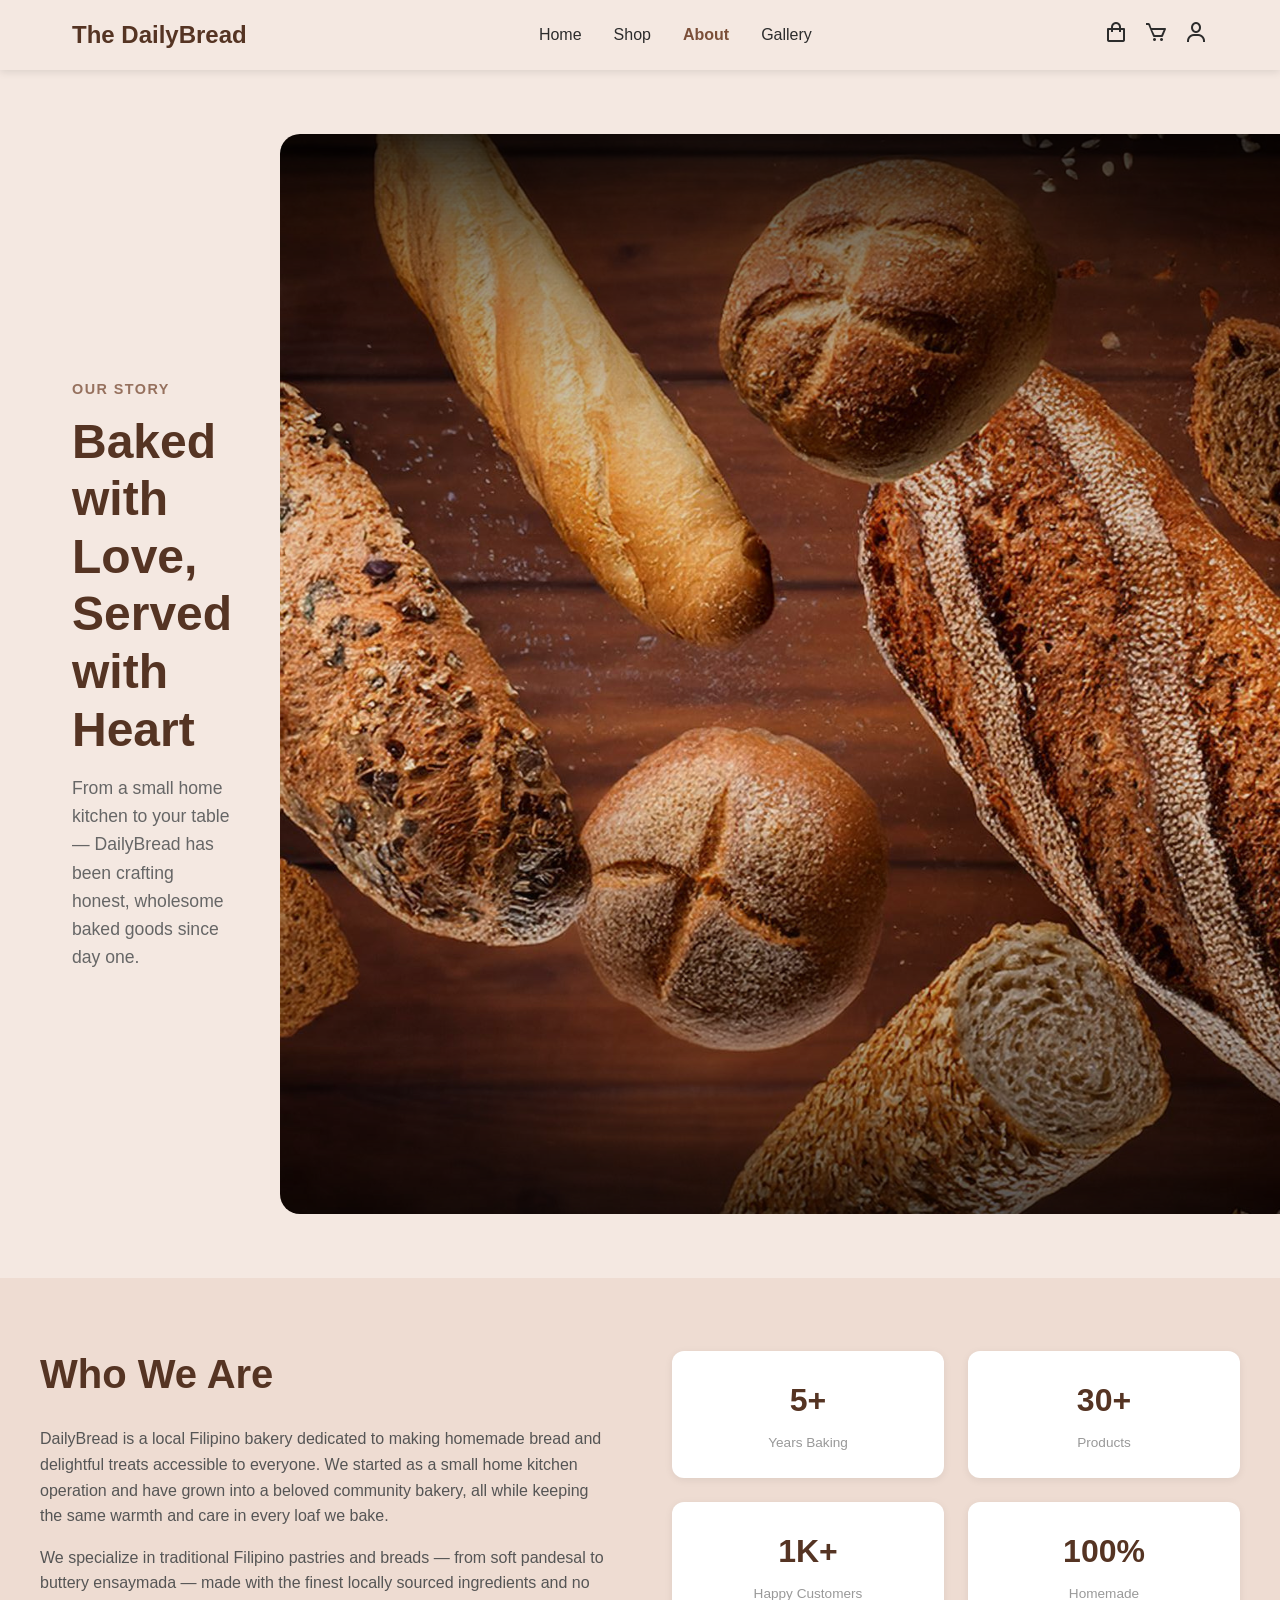
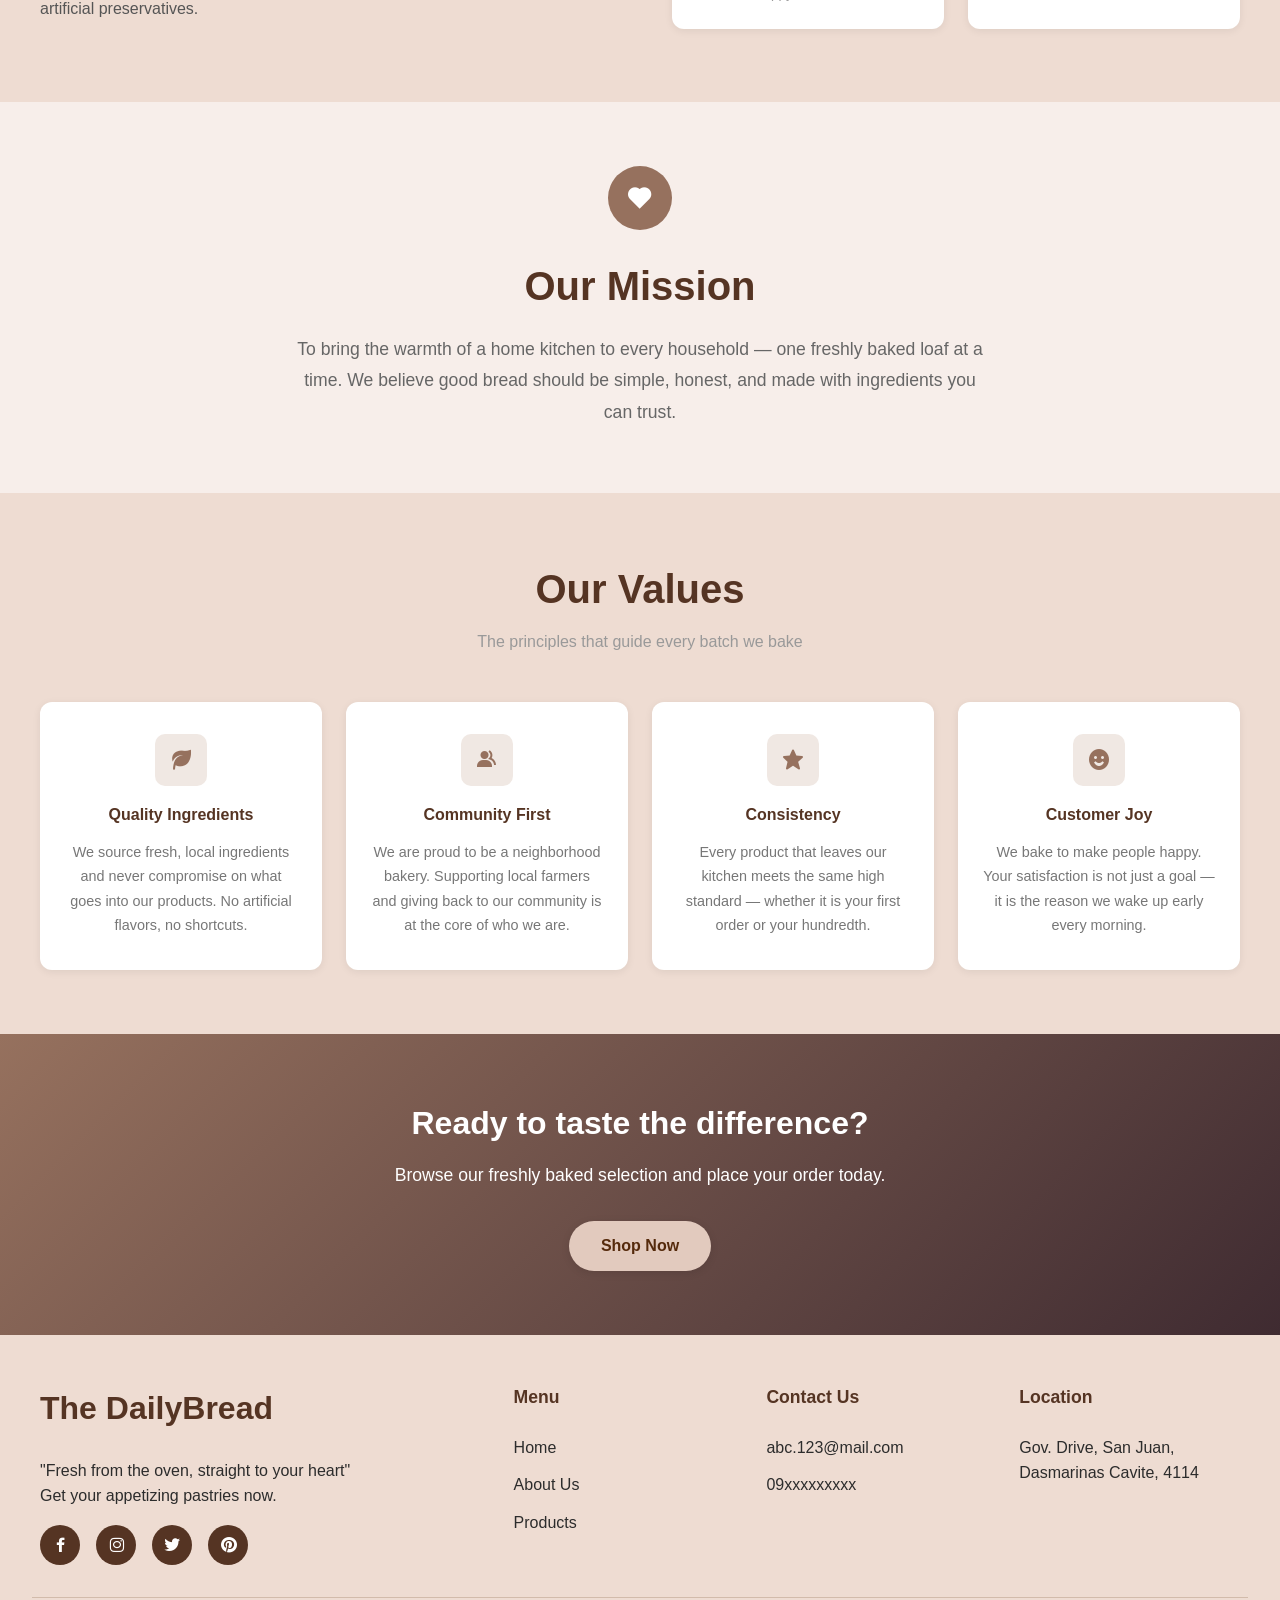
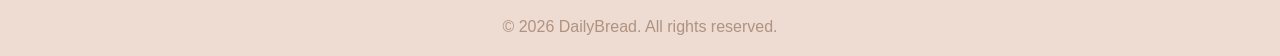
<file: BakeryOrderingSystem/HTML/about.html>
<!DOCTYPE html>
<html lang="en">
<head>
    <meta charset="UTF-8">
    <meta name="viewport" content="width=device-width, initial-scale=1.0">
    <title>About Us - DailyBread</title>
    <link rel="stylesheet" href="../CSS/about.css">
    <link rel="stylesheet" href="../CSS/animations.css">
    <link href='https://unpkg.com/boxicons@2.1.4/css/boxicons.min.css' rel='stylesheet'>
</head>
<body>

    <!-- Navigation -->
    <nav class="navbar">
        <div class="nav-container">
            <div class="nav-logo">
                <span>The DailyBread</span>
            </div>
            <div class="nav-menu">
                <a href="home.html" class="nav-link home">Home</a>
                <a href="shop.html" class="nav-link shop">Shop</a>
                <a href="about.html" class="nav-link about">About</a>
                <a href="gallery.html" class="nav-link gallery">Gallery</a>
            </div>
            <div class="nav-icons">
                <button class="nav-btn orders-btn" onclick="window.location.href='orders.html'">
                    <i class='bx bx-shopping-bag'></i>
                </button>
                <button class="nav-btn cart-btn" onclick="window.location.href='cart.html'">
                    <i class='bx bx-cart'></i>
                </button>
                <button class="nav-btn profile-btn" onclick="window.location.href='profile.html'">
                    <i class='bx bx-user'></i>
                </button>
            </div>
        </div>
    </nav>

    <!-- Page Hero -->
    <main class="page-main">
    <section class="about-hero">
        <div class="about-hero-content">
            <p class="about-hero-eyebrow">Our Story</p>
            <h1>Baked with Love,<br>Served with Heart</h1>
            <p class="about-hero-sub">From a small home kitchen to your table — DailyBread has been crafting honest, wholesome baked goods since day one.</p>
        </div>
        <div class="about-hero-image">
            <div class="about-hero-placeholder">
                <img src="../Image/Hero-bg.png" alt="DailyBread hero">
            </div>
        </div>
    </section>

    <!-- Company Introduction -->
    <section class="about-intro">
        <div class="about-intro-inner">
            <div class="about-intro-text">
                <h2>Who We Are</h2>
                <p>DailyBread is a local Filipino bakery dedicated to making homemade bread and delightful treats accessible to everyone. We started as a small home kitchen operation and have grown into a beloved community bakery, all while keeping the same warmth and care in every loaf we bake.</p>
                <p>We specialize in traditional Filipino pastries and breads — from soft pandesal to buttery ensaymada — made with the finest locally sourced ingredients and no artificial preservatives.</p>
            </div>
            <div class="about-intro-stats">
                <div class="stat-card">
                    <span class="stat-number">5+</span>
                    <span class="stat-label">Years Baking</span>
                </div>
                <div class="stat-card">
                    <span class="stat-number">30+</span>
                    <span class="stat-label">Products</span>
                </div>
                <div class="stat-card">
                    <span class="stat-number">1K+</span>
                    <span class="stat-label">Happy Customers</span>
                </div>
                <div class="stat-card">
                    <span class="stat-number">100%</span>
                    <span class="stat-label">Homemade</span>
                </div>
            </div>
        </div>
    </section>

    <!-- Mission -->
    <section class="about-mission">
        <div class="about-mission-inner">
            <div class="mission-icon-wrap">
                <i class='bx bxs-heart'></i>
            </div>
            <h2>Our Mission</h2>
            <p>To bring the warmth of a home kitchen to every household — one freshly baked loaf at a time. We believe good bread should be simple, honest, and made with ingredients you can trust.</p>
        </div>
    </section>

    <!-- Values -->
    <section class="about-values">
        <div class="about-values-inner">
            <h2>Our Values</h2>
            <p class="values-subtitle">The principles that guide every batch we bake</p>
            <div class="values-grid">
                <div class="value-card">
                    <div class="value-icon"><i class='bx bxs-leaf'></i></div>
                    <h3>Quality Ingredients</h3>
                    <p>We source fresh, local ingredients and never compromise on what goes into our products. No artificial flavors, no shortcuts.</p>
                </div>
                <div class="value-card">
                    <div class="value-icon"><i class='bx bxs-group'></i></div>
                    <h3>Community First</h3>
                    <p>We are proud to be a neighborhood bakery. Supporting local farmers and giving back to our community is at the core of who we are.</p>
                </div>
                <div class="value-card">
                    <div class="value-icon"><i class='bx bxs-star'></i></div>
                    <h3>Consistency</h3>
                    <p>Every product that leaves our kitchen meets the same high standard — whether it is your first order or your hundredth.</p>
                </div>
                <div class="value-card">
                    <div class="value-icon"><i class='bx bxs-smile'></i></div>
                    <h3>Customer Joy</h3>
                    <p>We bake to make people happy. Your satisfaction is not just a goal — it is the reason we wake up early every morning.</p>
                </div>
            </div>
        </div>
    </section>

    <!-- CTA -->
    <section class="about-cta">
        <h2>Ready to taste the difference?</h2>
        <p>Browse our freshly baked selection and place your order today.</p>
        <a href="shop.html" class="btn btn-primary">Shop Now</a>
    </section>

    <!-- Footer -->
    <footer class="footer">
        <div class="footer-content">
            <div class="footer-section main">
                <h1>The DailyBread</h1>
                <p>"Fresh from the oven, straight to your heart"<br>Get your appetizing pastries now.</p>
                <div class="social-links">
                    <a href="#"><i class='bx bxl-facebook'></i></a>
                    <a href="#"><i class='bx bxl-instagram'></i></a>
                    <a href="#"><i class='bx bxl-twitter'></i></a>
                    <a href="#"><i class='bx bxl-pinterest'></i></a>
                </div>
            </div>
            <div class="footer-section">
                <h3>Menu</h3>
                <ul>
                    <li><a href="home.html">Home</a></li>
                    <li><a href="about.html">About Us</a></li>
                    <li><a href="shop.html">Products</a></li>
                </ul>
            </div>
            <div class="footer-section">
                <h3>Contact Us</h3>
                <ul>
                    <li>abc.123@mail.com</li>
                    <li>09xxxxxxxxx</li>
                </ul>
            </div>
            <div class="footer-section">
                <h3>Location</h3>
                <p>Gov. Drive, San Juan, Dasmarinas Cavite, 4114</p>
            </div>
        </div>
        <div class="footer-bottom">
            <p>&copy; 2026 DailyBread. All rights reserved.</p>
        </div>
    </footer>
    </main>

    <script src="../JS/about.js"></script>
</body>
</html>
</file>
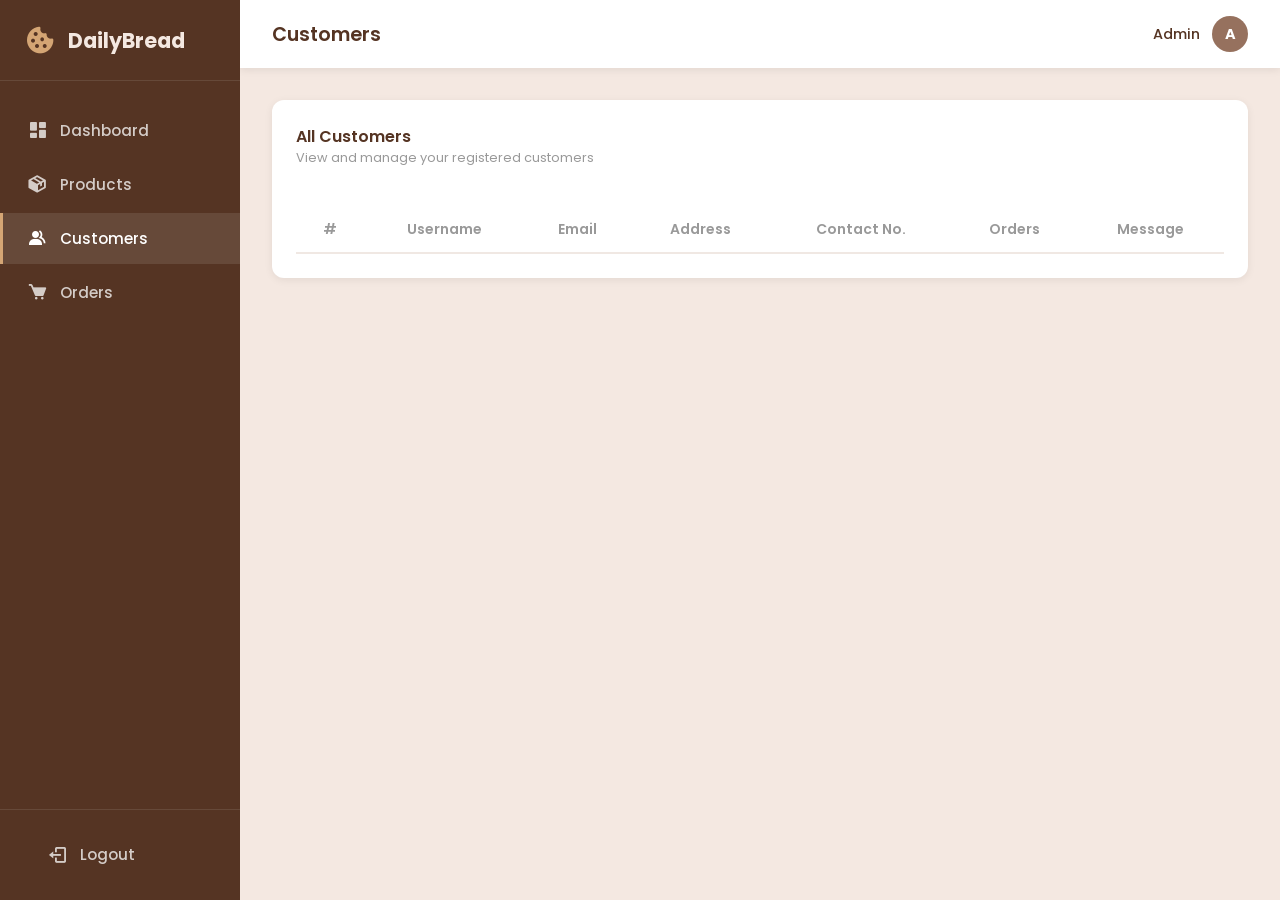
<file: BakeryOrderingSystem/HTML/admin-customers.html>
<!DOCTYPE html>
<html lang="en">
<head>
    <meta charset="UTF-8">
    <meta name="viewport" content="width=device-width, initial-scale=1.0">
    <title>Customers - DailyBread Admin</title>
    <link rel="stylesheet" href="../CSS/admin-customers.css">
    <link href='https://unpkg.com/boxicons@2.1.4/css/boxicons.min.css' rel='stylesheet'>
</head>
<body>

    <!-- Sidebar -->
    <aside class="sidebar" id="sidebar">
        <div class="sidebar-brand">
            <i class='bx bxs-cookie'></i>
            <span>DailyBread</span>
        </div>
        <nav class="sidebar-nav">
            <a href="admin-dashboard.html" class="nav-item">
                <i class='bx bxs-dashboard'></i>
                <span>Dashboard</span>
            </a>
            <a href="admin-products.html" class="nav-item">
                <i class='bx bxs-package'></i>
                <span>Products</span>
            </a>
            <a href="admin-customers.html" class="nav-item active">
                <i class='bx bxs-group'></i>
                <span>Customers</span>
            </a>
            <a href="admin-orders.html" class="nav-item">
                <i class='bx bxs-cart'></i>
                <span>Orders</span>
            </a>
        </nav>
        <div class="sidebar-footer">
            <button class="btn-logout" id="logoutBtn">
                <i class='bx bx-log-out'></i>
                <span>Logout</span>
            </button>
        </div>
    </aside>

    <!-- Overlay for mobile -->
    <div class="overlay" id="overlay"></div>

    <!-- Main Content -->
    <div class="main-wrapper">

        <!-- Topbar -->
        <header class="topbar">
            <button class="toggle-btn" id="toggleBtn">
                <i class='bx bx-menu'></i>
            </button>
            <h1 class="page-title">Customers</h1>
            <div class="topbar-right">
                <span class="admin-name">Admin</span>
                <a href="admin-profile.html" class="avatar">A</a>
            </div>
        </header>

        <!-- Content -->
        <main class="content">

            <!-- Customers Table Card -->
            <div class="chart-card">
                <div class="table-header">
                    <div>
                        <h3>All Customers</h3>
                        <p class="chart-subtitle">View and manage your registered customers</p>
                    </div>
                </div>

                <div class="table-wrapper">
                    <table class="customers-table">
                        <thead>
                            <tr>
                                <th>#</th>
                                <th>Username</th>
                                <th>Email</th>
                                <th>Address</th>
                                <th>Contact No.</th>
                                <th>Orders</th>
                                <th>Message</th>
                            </tr>
                        </thead>
                        <tbody id="customersTableBody"></tbody>
                    </table>
                </div>
            </div>

        </main>
    </div>

    <!-- Message Modal -->
    <div class="modal-overlay" id="modalOverlay">
        <div class="modal">
            <div class="modal-header">
                <h3 id="modalCustomerName">Customer Message</h3>
                <button class="modal-close" id="modalClose">
                    <i class='bx bx-x'></i>
                </button>
            </div>
            <p class="modal-message" id="modalMessage"></p>
        </div>
    </div>

    <!-- Logout Modal -->
    <div class="modal-overlay" id="logoutModal">
        <div class="modal logout-modal">
            <div class="logout-icon"><i class='bx bx-log-out'></i></div>
            <h3>Confirm Logout</h3>
            <p>Are you sure you want to logout?</p>
            <div class="logout-modal-footer">
                <button class="btn-logout-cancel" id="logoutCancelBtn">Cancel</button>
                <button class="btn-logout-confirm" id="logoutConfirmBtn">Confirm</button>
            </div>
        </div>
    </div>

    <script src="../JS/admin-customers.js"></script>
</body>
</html>
</file>
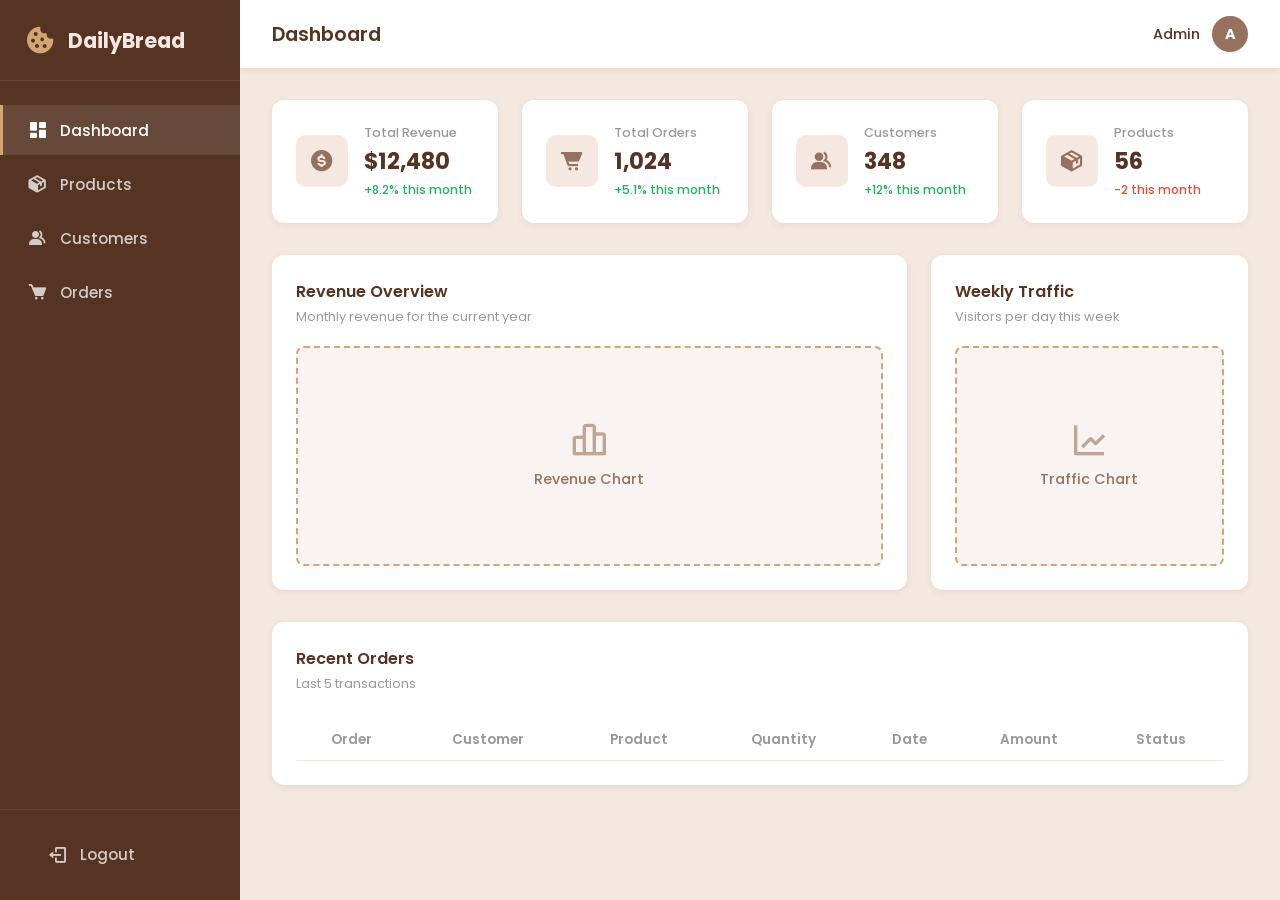
<file: BakeryOrderingSystem/HTML/admin-dashboard.html>
<!DOCTYPE html>
<html lang="en">
<head>
    <meta charset="UTF-8">
    <meta name="viewport" content="width=device-width, initial-scale=1.0">
    <title>Admin Dashboard - DailyBread</title>
    <link rel="stylesheet" href="../CSS/admin-dashboard.css">
    <link href='https://unpkg.com/boxicons@2.1.4/css/boxicons.min.css' rel='stylesheet'>
</head>
<body>

    <!-- Sidebar -->
    <aside class="sidebar" id="sidebar">
        <div class="sidebar-brand">
            <i class='bx bxs-cookie'></i>
            <span>DailyBread</span>
        </div>
        <nav class="sidebar-nav">
            <a href="admin-dashboard.html" class="nav-item active">
                <i class='bx bxs-dashboard'></i>
                <span>Dashboard</span>
            </a>
            <a href="admin-products.html" class="nav-item">
                <i class='bx bxs-package'></i>
                <span>Products</span>
            </a>
            <a href="admin-customers.html" class="nav-item">
                <i class='bx bxs-group'></i>
                <span>Customers</span>
            </a>
            <a href="admin-orders.html" class="nav-item">
                <i class='bx bxs-cart'></i>
                <span>Orders</span>
            </a>
        </nav>
        <div class="sidebar-footer">
            <button class="btn-logout" id="logoutBtn">
                <i class='bx bx-log-out'></i>
                <span>Logout</span>
            </button>
        </div>
    </aside>

    <!-- Overlay for mobile -->
    <div class="overlay" id="overlay"></div>

    <!-- Main Content -->
    <div class="main-wrapper">

        <!-- Topbar -->
        <header class="topbar">
            <button class="toggle-btn" id="toggleBtn">
                <i class='bx bx-menu'></i>
            </button>
            <h1 class="page-title">Dashboard</h1>
            <div class="topbar-right">
                <span class="admin-name">Admin</span>
                <a href="admin-profile.html" class="avatar">A</a>
            </div>
        </header>

        <!-- Content -->
        <main class="content">

            <!-- Metric Cards -->
            <section class="metrics-grid">
                <div class="metric-card">
                    <div class="metric-icon"><i class='bx bxs-dollar-circle'></i></div>
                    <div class="metric-info">
                        <span class="metric-label">Total Revenue</span>
                        <span class="metric-value">$12,480</span>
                        <span class="metric-change positive">+8.2% this month</span>    
                    </div>
                </div>
                <div class="metric-card">
                    <div class="metric-icon"><i class='bx bxs-cart-alt'></i></div>
                    <div class="metric-info">
                        <span class="metric-label">Total Orders</span>
                        <span class="metric-value">1,024</span>
                        <span class="metric-change positive">+5.1% this month</span>
                    </div>
                </div>
                <div class="metric-card">
                    <div class="metric-icon"><i class='bx bxs-group'></i></div>
                    <div class="metric-info">
                        <span class="metric-label">Customers</span>
                        <span class="metric-value">348</span>
                        <span class="metric-change positive">+12% this month</span>
                    </div>
                </div>
                <div class="metric-card">
                    <div class="metric-icon"><i class='bx bxs-package'></i></div>
                    <div class="metric-info">
                        <span class="metric-label">Products</span>
                        <span class="metric-value">56</span>
                        <span class="metric-change negative">-2 this month</span>
                    </div>
                </div>
            </section>

            <!-- Charts Row -->
            <section class="charts-grid">
                <div class="chart-card large">
                    <h3>Revenue Overview</h3>
                    <p class="chart-subtitle">Monthly revenue for the current year</p>
                    <div class="chart-placeholder" id="revenueChart">
                        <i class='bx bx-bar-chart-alt-2'></i>
                        <span>Revenue Chart</span>
                    </div>
                </div>
                <div class="chart-card">
                    <h3>Weekly Traffic</h3>
                    <p class="chart-subtitle">Visitors per day this week</p>
                    <div class="chart-placeholder" id="trafficChart">
                        <i class='bx bx-line-chart'></i>
                        <span>Traffic Chart</span>
                    </div>
                </div>
            </section>

            <!-- Recent Orders (full width) -->
            <section>
                <div class="chart-card">
                    <h3>Recent Orders</h3>
                    <p class="chart-subtitle">Last 5 transactions</p>
                    <table class="orders-table">
                        <thead>
                            <tr>
                                <th>Order</th>
                                <th>Customer</th>
                                <th>Product</th>
                                <th>Quantity</th>
                                <th>Date</th>
                                <th>Amount</th>
                                <th>Status</th>
                            </tr>
                        </thead>
                        <tbody id="ordersTableBody"></tbody>
                    </table>
                </div>
            </section>

        </main>
    </div>

    <!-- Logout Modal -->
    <div class="modal-overlay" id="logoutModal">
        <div class="modal logout-modal">
            <div class="logout-icon"><i class='bx bx-log-out'></i></div>
            <h3>Confirm Logout</h3>
            <p>Are you sure you want to logout?</p>
            <div class="logout-modal-footer">
                <button class="btn-logout-cancel" id="logoutCancelBtn">Cancel</button>
                <button class="btn-logout-confirm" id="logoutConfirmBtn">Confirm</button>
            </div>
        </div>
    </div>

    <script src="../JS/admin-dashboard.js"></script>
</body>
</html>
</file>
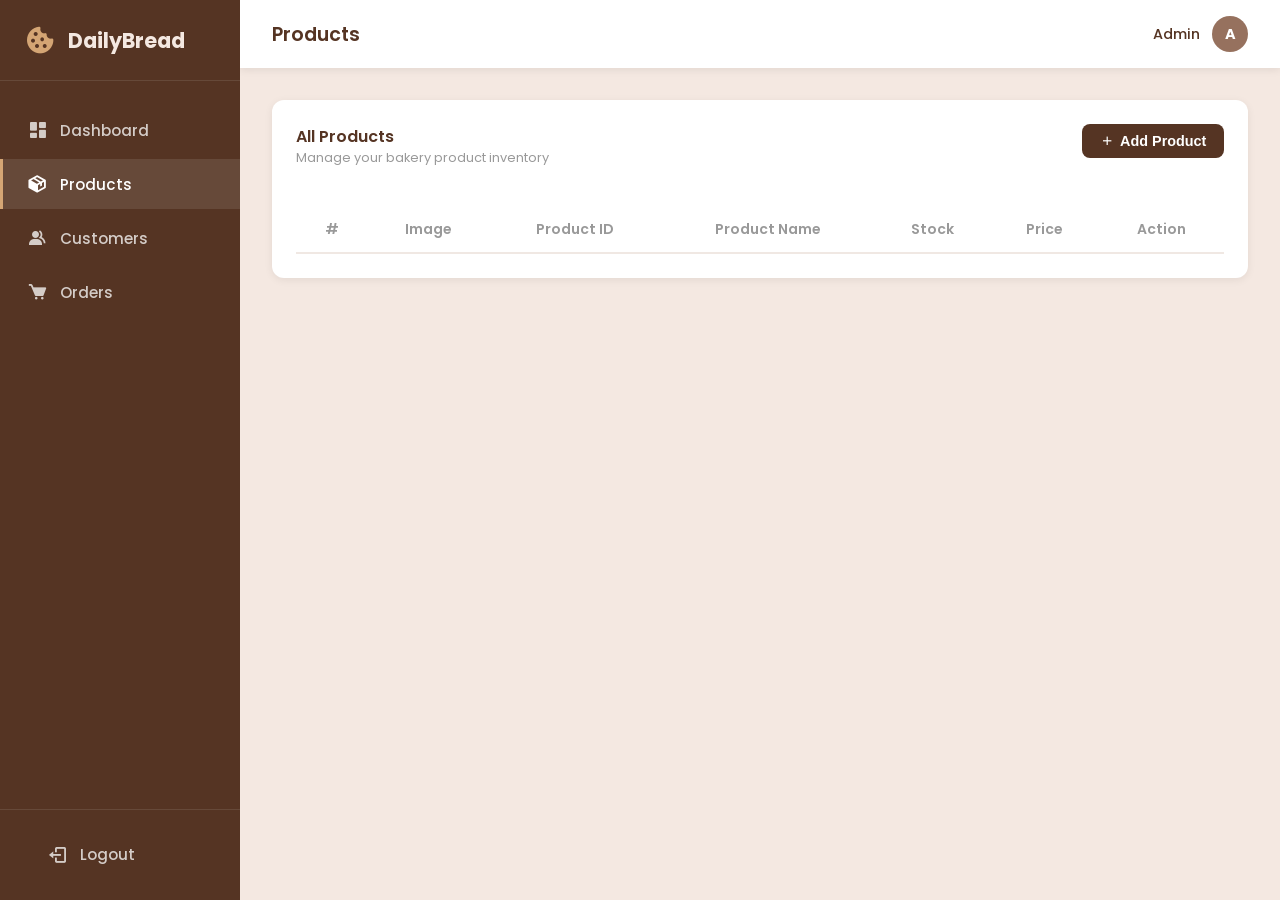
<file: BakeryOrderingSystem/HTML/admin-products.html>
<!DOCTYPE html>
<html lang="en">
<head>
    <meta charset="UTF-8">
    <meta name="viewport" content="width=device-width, initial-scale=1.0">
    <title>Products - DailyBread Admin</title>
    <link rel="stylesheet" href="../CSS/admin-products.css">
    <link href='https://unpkg.com/boxicons@2.1.4/css/boxicons.min.css' rel='stylesheet'>
</head>
<body>

    <!-- Sidebar -->
    <aside class="sidebar" id="sidebar">
        <div class="sidebar-brand">
            <i class='bx bxs-cookie'></i>
            <span>DailyBread</span>
        </div>
        <nav class="sidebar-nav">
            <a href="admin-dashboard.html" class="nav-item">
                <i class='bx bxs-dashboard'></i>
                <span>Dashboard</span>
            </a>
            <a href="admin-products.html" class="nav-item active">
                <i class='bx bxs-package'></i>
                <span>Products</span>
            </a>
            <a href="admin-customers.html" class="nav-item">
                <i class='bx bxs-group'></i>
                <span>Customers</span>
            </a>
            <a href="admin-orders.html" class="nav-item">
                <i class='bx bxs-cart'></i>
                <span>Orders</span>
            </a>
        </nav>
        <div class="sidebar-footer">
            <button class="btn-logout" id="logoutBtn">
                <i class='bx bx-log-out'></i>
                <span>Logout</span>
            </button>
        </div>
    </aside>

    <!-- Overlay for mobile -->
    <div class="overlay" id="overlay"></div>

    <!-- Main Content -->
    <div class="main-wrapper">

        <!-- Topbar -->
        <header class="topbar">
            <button class="toggle-btn" id="toggleBtn">
                <i class='bx bx-menu'></i>
            </button>
            <h1 class="page-title">Products</h1>
            <div class="topbar-right">
                <span class="admin-name">Admin</span>
                <a href="admin-profile.html" class="avatar">A</a>
            </div>
        </header>

        <!-- Content -->
        <main class="content">

            <!-- Products Table Card -->
            <div class="chart-card">
                <div class="table-header">
                    <div>
                        <h3>All Products</h3>
                        <p class="chart-subtitle">Manage your bakery product inventory</p>
                    </div>
                    <button class="btn-add" id="addProductBtn">
                        <i class='bx bx-plus'></i> Add Product
                    </button>
                </div>

                <div class="table-wrapper">
                    <table class="products-table">
                        <thead>
                            <tr>
                                <th>#</th>
                                <th>Image</th>
                                <th>Product ID</th>
                                <th>Product Name</th>
                                <th>Stock</th>
                                <th>Price</th>
                                <th>Action</th>
                            </tr>
                        </thead>
                        <tbody id="productsTableBody"></tbody>
                    </table>
                </div>
            </div>
        </main>
    </div>

    <!-- Logout Modal -->
    <div class="modal-overlay" id="logoutModal">
        <div class="modal logout-modal">
            <div class="logout-icon"><i class='bx bx-log-out'></i></div>
            <h3>Confirm Logout</h3>
            <p>Are you sure you want to logout?</p>
            <div class="logout-modal-footer">
                <button class="btn-logout-cancel" id="logoutCancelBtn">Cancel</button>
                <button class="btn-logout-confirm" id="logoutConfirmBtn">Confirm</button>
            </div>
        </div>
    </div>

    <!-- Add Product Modal -->
    <div class="modal-overlay" id="addProductModal">
        <div class="modal product-modal">
            <div class="modal-header">
                <h3>Add Product</h3>
                <button class="modal-close" id="addProductModalClose">
                    <i class='bx bx-x'></i>
                </button>
            </div>
            <div class="modal-body">

                <!-- Image upload -->
                <div class="modal-image-upload">
                    <div class="image-preview" id="imagePreview">
                        <i class='bx bx-image-alt'></i>
                    </div>
                    <div class="image-upload-actions">
                        <p class="image-upload-label">Product Image</p>
                        <p class="image-upload-hint">Upload a file or paste an image URL below</p>
                        <label class="btn-upload" for="inputProductFile">
                            <i class='bx bx-upload'></i> Choose File
                        </label>
                        <input type="file" id="inputProductFile" accept="image/*" hidden>
                    </div>
                </div>

                <div class="modal-row">
                    <div class="modal-field">
                        <label for="inputProductImageUrl">Image URL (optional)</label>
                        <input type="text" id="inputProductImageUrl" placeholder="https://...">
                    </div>
                </div>

                <div class="modal-row">
                    <div class="modal-field">
                        <label for="inputProductId">Product ID</label>
                        <input type="text" id="inputProductId" readonly>
                    </div>
                    <div class="modal-field">
                        <label for="inputProductName">Product Name</label>
                        <input type="text" id="inputProductName" placeholder="e.g. Sourdough Bread">
                    </div>
                </div>

                <div class="modal-row">
                    <div class="modal-field">
                        <label for="inputProductStock">Stock</label>
                        <input type="number" id="inputProductStock" placeholder="0" min="0" step="1">
                    </div>
                    <div class="modal-field">
                        <label for="inputProductPrice">Price ($)</label>
                        <input type="number" id="inputProductPrice" placeholder="0.00" min="0" step="0.01">
                    </div>
                </div>

                <p class="modal-error" id="addProductError"></p>
            </div>
            <div class="modal-footer">
                <button class="btn-modal-cancel" id="addProductCancel">Cancel</button>
                <button class="btn-modal-save" id="addProductSave">
                    <i class='bx bx-plus'></i> Add Product
                </button>
            </div>
        </div>
    </div>

    <script src="../JS/sanitize.js"></script>
    <script src="../JS/admin-products.js"></script>
</body>
</html>
</file>
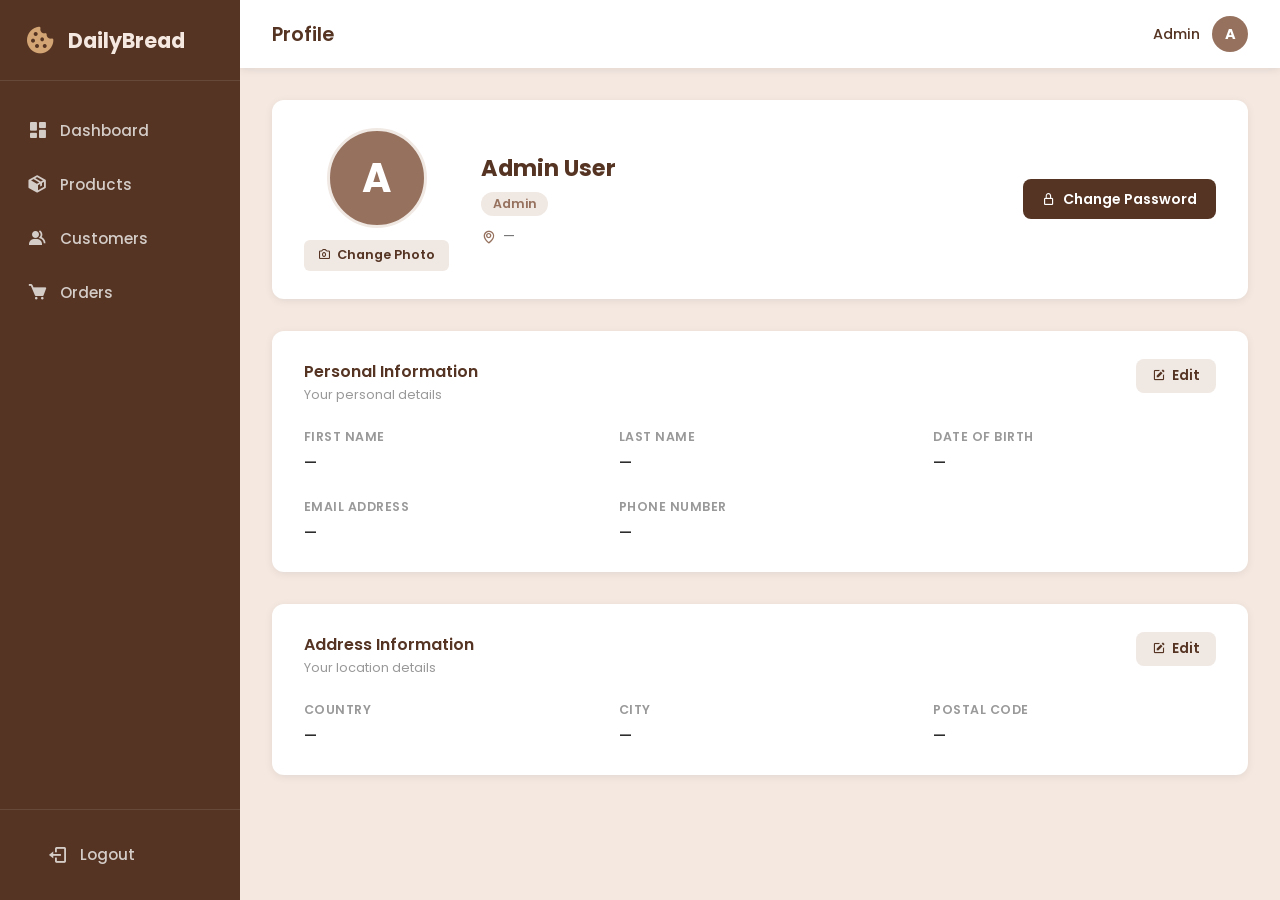
<file: BakeryOrderingSystem/HTML/admin-profile.html>
<!DOCTYPE html>
<html lang="en">
<head>
    <meta charset="UTF-8">
    <meta name="viewport" content="width=device-width, initial-scale=1.0">
    <title>Profile - DailyBread Admin</title>
    <link rel="stylesheet" href="../CSS/admin-profile.css">
    <link href='https://unpkg.com/boxicons@2.1.4/css/boxicons.min.css' rel='stylesheet'>
</head>
<body>

    <!-- Sidebar -->
    <aside class="sidebar" id="sidebar">
        <div class="sidebar-brand">
            <i class='bx bxs-cookie'></i>
            <span>DailyBread</span>
        </div>
        <nav class="sidebar-nav">
            <a href="admin-dashboard.html" class="nav-item">
                <i class='bx bxs-dashboard'></i>
                <span>Dashboard</span>
            </a>
            <a href="admin-products.html" class="nav-item">
                <i class='bx bxs-package'></i>
                <span>Products</span>
            </a>
            <a href="admin-customers.html" class="nav-item">
                <i class='bx bxs-group'></i>
                <span>Customers</span>
            </a>
            <a href="admin-orders.html" class="nav-item">
                <i class='bx bxs-cart'></i>
                <span>Orders</span>
            </a>
        </nav>
        <div class="sidebar-footer">
            <button class="btn-logout" id="logoutBtn">
                <i class='bx bx-log-out'></i>
                <span>Logout</span>
            </button>
        </div>
    </aside>

    <!-- Overlay for mobile -->
    <div class="overlay" id="overlay"></div>

    <!-- Main Content -->
    <div class="main-wrapper">

        <!-- Topbar -->
        <header class="topbar">
            <button class="toggle-btn" id="toggleBtn">
                <i class='bx bx-menu'></i>
            </button>
            <h1 class="page-title">Profile</h1>
            <div class="topbar-right">
                <span class="admin-name" id="topbarName">Admin</span>
                <a href="admin-profile.html" class="avatar" id="topbarAvatar">A</a>
            </div>
        </header>

        <!-- Content -->
        <main class="content">

            <!-- Container 1: Profile Overview -->
            <div class="chart-card profile-overview">

                <!-- Left: Avatar -->
                <div class="profile-avatar-wrap">
                    <div class="profile-avatar" id="profileAvatar">A</div>
                    <input type="file" id="avatarInput" accept="image/*" hidden>
                    <button class="btn-edit-pic" id="editPicBtn">
                        <i class='bx bx-camera'></i> Change Photo
                    </button>
                </div>

                <!-- Middle: Name / Role / Address -->
                <div class="profile-meta">
                    <h2 id="displayFullName">Admin User</h2>
                    <span class="role-badge">Admin</span>
                    <p class="profile-address" id="displayAddress">
                        <i class='bx bx-map'></i>
                        <span id="displayAddressText">—</span>
                    </p>
                </div>

                <!-- Right: Change Password -->
                <div class="profile-actions">
                    <button class="btn-primary-action" id="changePasswordBtn">
                        <i class='bx bx-lock-alt'></i> Change Password
                    </button>
                </div>

            </div>

            <!-- Container 2: Personal Information -->
            <div class="chart-card">
                <div class="section-header">
                    <div>
                        <h3>Personal Information</h3>
                        <p class="chart-subtitle">Your personal details</p>
                    </div>
                    <button class="btn-edit-section" id="editPersonalBtn">
                        <i class='bx bxs-edit'></i> Edit
                    </button>
                </div>

                <div class="info-grid">
                    <div class="info-field">
                        <span class="info-label">First Name</span>
                        <span class="info-value" id="displayFirstName">—</span>
                    </div>
                    <div class="info-field">
                        <span class="info-label">Last Name</span>
                        <span class="info-value" id="displayLastName">—</span>
                    </div>
                    <div class="info-field">
                        <span class="info-label">Date of Birth</span>
                        <span class="info-value" id="displayDob">—</span>
                    </div>
                    <div class="info-field">
                        <span class="info-label">Email Address</span>
                        <span class="info-value" id="displayEmail">—</span>
                    </div>
                    <div class="info-field">
                        <span class="info-label">Phone Number</span>
                        <span class="info-value" id="displayPhone">—</span>
                    </div>
                </div>
            </div>

            <!-- Container 3: Address Information -->
            <div class="chart-card">
                <div class="section-header">
                    <div>
                        <h3>Address Information</h3>
                        <p class="chart-subtitle">Your location details</p>
                    </div>
                    <button class="btn-edit-section" id="editAddressBtn">
                        <i class='bx bxs-edit'></i> Edit
                    </button>
                </div>

                <div class="info-grid">
                    <div class="info-field">
                        <span class="info-label">Country</span>
                        <span class="info-value" id="displayCountry">—</span>
                    </div>
                    <div class="info-field">
                        <span class="info-label">City</span>
                        <span class="info-value" id="displayCity">—</span>
                    </div>
                    <div class="info-field">
                        <span class="info-label">Postal Code</span>
                        <span class="info-value" id="displayPostal">—</span>
                    </div>
                </div>
            </div>

        </main>
    </div>

    <!-- Modal: Edit Personal Info -->
    <div class="modal-overlay" id="modalPersonal">
        <div class="modal">
            <div class="modal-header">
                <h3>Edit Personal Information</h3>
                <button class="modal-close" data-modal="modalPersonal"><i class='bx bx-x'></i></button>
            </div>
            <div class="modal-body">
                <div class="modal-row">
                    <div class="modal-field">
                        <label>First Name</label>
                        <input type="text" id="inputFirstName" placeholder="First name">
                    </div>
                    <div class="modal-field">
                        <label>Last Name</label>
                        <input type="text" id="inputLastName" placeholder="Last name">
                    </div>
                </div>
                <div class="modal-row">
                    <div class="modal-field">
                        <label>Date of Birth</label>
                        <input type="date" id="inputDob">
                    </div>
                </div>
                <div class="modal-row">
                    <div class="modal-field">
                        <label>Email Address</label>
                        <input type="email" id="inputEmail" placeholder="email@example.com">
                    </div>
                    <div class="modal-field">
                        <label>Phone Number</label>
                        <input type="tel" id="inputPhone" placeholder="+1 555-0000">
                    </div>
                </div>
            </div>
            <div class="modal-footer">
                <button class="btn-cancel" data-modal="modalPersonal">Cancel</button>
                <button class="btn-save" id="savePersonalBtn">Save Changes</button>
            </div>
        </div>
    </div>

    <!-- Modal: Edit Address -->
    <div class="modal-overlay" id="modalAddress">
        <div class="modal">
            <div class="modal-header">
                <h3>Edit Address Information</h3>
                <button class="modal-close" data-modal="modalAddress"><i class='bx bx-x'></i></button>
            </div>
            <div class="modal-body">
                <div class="modal-row">
                    <div class="modal-field">
                        <label>Country</label>
                        <input type="text" id="inputCountry" placeholder="Country">
                    </div>
                    <div class="modal-field">
                        <label>City</label>
                        <input type="text" id="inputCity" placeholder="City">
                    </div>
                    <div class="modal-field">
                        <label>Postal Code</label>
                        <input type="text" id="inputPostal" placeholder="Postal code">
                    </div>
                </div>
            </div>
            <div class="modal-footer">
                <button class="btn-cancel" data-modal="modalAddress">Cancel</button>
                <button class="btn-save" id="saveAddressBtn">Save Changes</button>
            </div>
        </div>
    </div>

    <!-- Modal: Change Password -->
    <div class="modal-overlay" id="modalPassword">
        <div class="modal">
            <div class="modal-header">
                <h3>Change Password</h3>
                <button class="modal-close" data-modal="modalPassword"><i class='bx bx-x'></i></button>
            </div>
            <div class="modal-body">
                <div class="modal-row">
                    <div class="modal-field">
                        <label>Current Password</label>
                        <input type="password" id="inputCurrentPw" placeholder="Current password">
                    </div>
                </div>
                <div class="modal-row">
                    <div class="modal-field">
                        <label>New Password</label>
                        <input type="password" id="inputNewPw" placeholder="New password">
                    </div>
                    <div class="modal-field">
                        <label>Confirm New Password</label>
                        <input type="password" id="inputConfirmPw" placeholder="Confirm new password">
                    </div>
                </div>
                <p class="pw-error" id="pwError"></p>
            </div>
            <div class="modal-footer">
                <button class="btn-cancel" data-modal="modalPassword">Cancel</button>
                <button class="btn-save" id="savePasswordBtn">Update Password</button>
            </div>
        </div>
    </div>

    <!-- Logout Modal -->
    <div class="modal-overlay" id="logoutModal">
        <div class="modal logout-modal">
            <div class="logout-icon"><i class='bx bx-log-out'></i></div>
            <h3>Confirm Logout</h3>
            <p>Are you sure you want to logout?</p>
            <div class="logout-modal-footer">
                <button class="btn-logout-cancel" id="logoutCancelBtn">Cancel</button>
                <button class="btn-logout-confirm" id="logoutConfirmBtn">Confirm</button>
            </div>
        </div>
    </div>

    <script src="../JS/admin-profile.js"></script>
</body>
</html>
</file>
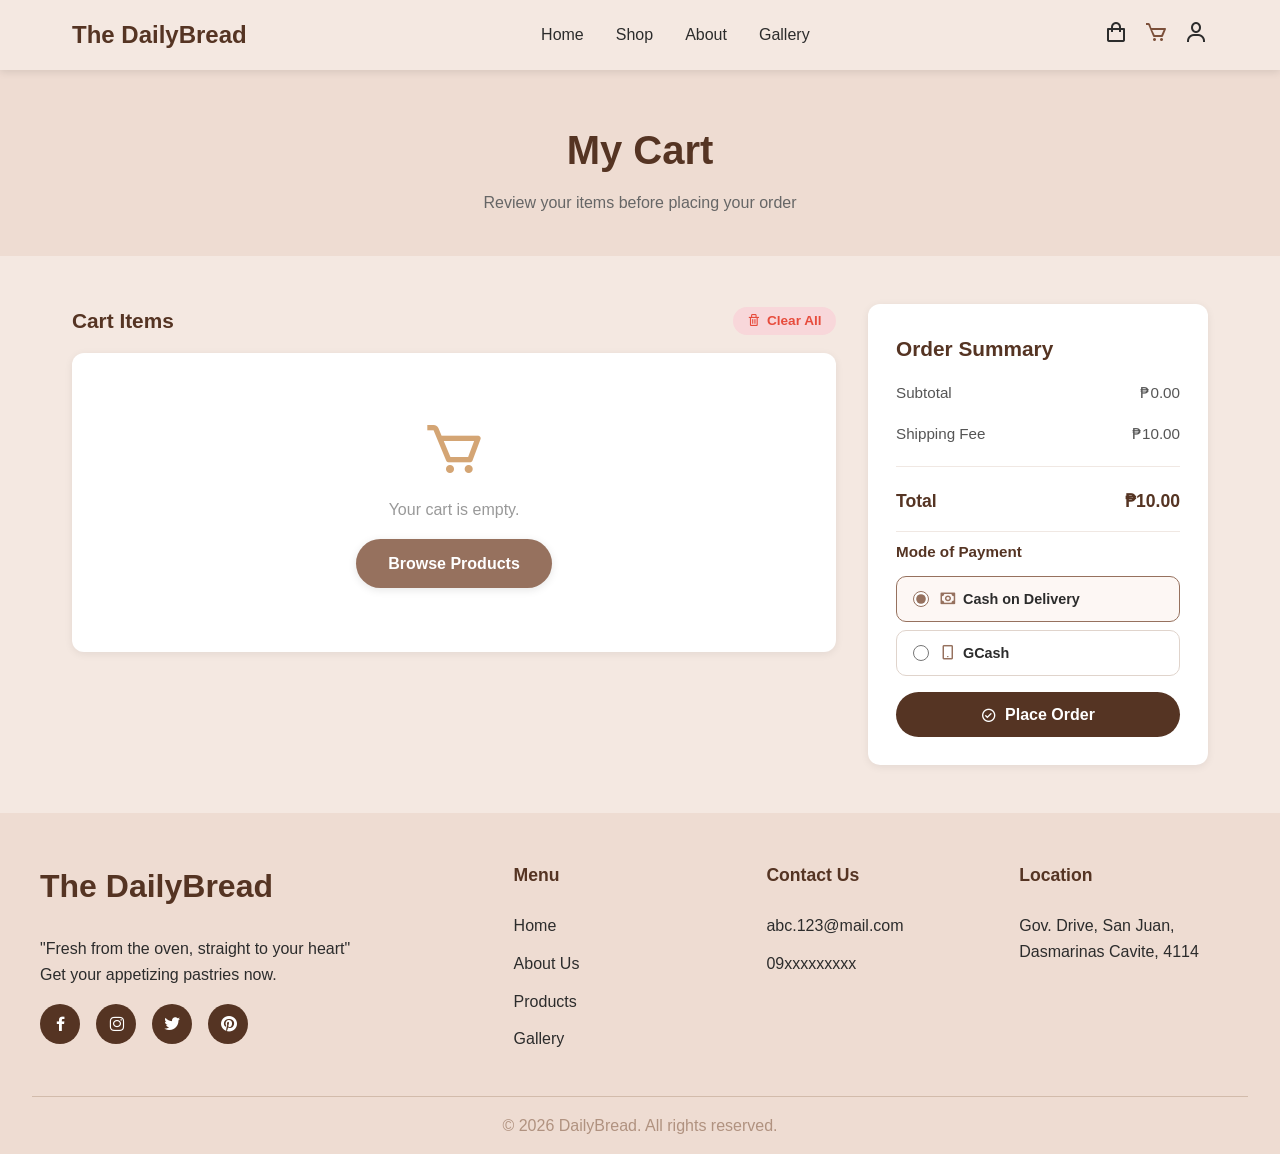
<file: BakeryOrderingSystem/HTML/cart.html>
<!DOCTYPE html>
<html lang="en">
<head>
    <meta charset="UTF-8">
    <meta name="viewport" content="width=device-width, initial-scale=1.0">
    <title>My Cart - DailyBread</title>
    <link rel="stylesheet" href="../CSS/cart.css">
    <link href='https://unpkg.com/boxicons@2.1.4/css/boxicons.min.css' rel='stylesheet'>
</head>
<body>

    <!-- Navigation -->
    <nav class="navbar">
        <div class="nav-container">
            <div class="nav-logo">
                <span>The DailyBread</span>
            </div>
            <div class="nav-menu">
                <a href="home.html" class="nav-link">Home</a>
                <a href="shop.html" class="nav-link">Shop</a>
                <a href="about.html" class="nav-link">About</a>
                <a href="gallery.html" class="nav-link">Gallery</a>
            </div>
            <div class="nav-icons">
                <button class="nav-btn orders-btn" onclick="window.location.href='orders.html'">
                    <i class='bx bx-shopping-bag'></i>
                </button>
                <button class="nav-btn cart-btn active-cart" onclick="window.location.href='cart.html'">
                    <i class='bx bx-cart'></i>
                </button>
                <button class="nav-btn profile-btn" onclick="window.location.href='profile.html'">
                    <i class='bx bx-user'></i>
                </button>
            </div>
        </div>
    </nav>

    <!-- Main scrollable content -->
    <main class="page-main">

        <!-- Page Header -->
        <section class="cart-header">
            <h1>My Cart</h1>
            <p>Review your items before placing your order</p>
        </section>

        <!-- Cart Body -->
        <div class="cart-body">

            <!-- Left: Cart Items -->
            <div class="cart-items-col">
                <div class="cart-items-header">
                    <h2>Cart Items</h2>
                    <button class="btn-clear-cart" id="clearCartBtn">
                        <i class='bx bx-trash'></i> Clear All
                    </button>
                </div>

                <!-- Empty state -->
                <div class="cart-empty" id="cartEmpty">
                    <i class='bx bx-cart'></i>
                    <p>Your cart is empty.</p>
                    <a href="shop.html" class="btn btn-primary">Browse Products</a>
                </div>

                <!-- Items list -->
                <div class="cart-list" id="cartList"></div>
            </div>

            <!-- Right: Summary + Payment -->
            <div class="cart-summary-col">

                <!-- Order Summary -->
                <div class="summary-card">
                    <h2>Order Summary</h2>

                    <div class="summary-row">
                        <span>Subtotal</span>
                        <span id="summarySubtotal">₱0.00</span>
                    </div>
                    <div class="summary-row">
                        <span>Shipping Fee</span>
                        <span id="summaryTax">₱0.00</span>
                    </div>
                    <div class="summary-divider"></div>
                    <div class="summary-row total">
                        <span>Total</span>
                        <span id="summaryTotal">₱0.00</span>
                    </div>

                    <!-- Mode of Payment -->
                    <div class="payment-section">
                        <h3>Mode of Payment</h3>

                        <div class="payment-options">
                            <label class="payment-option">
                                <input type="radio" name="payment" value="cod" id="payCod" checked>
                                <span class="payment-label">
                                    <i class='bx bx-money'></i> Cash on Delivery
                                </span>
                            </label>
                            <label class="payment-option">
                                <input type="radio" name="payment" value="gcash" id="payGcash">
                                <span class="payment-label">
                                    <i class='bx bx-mobile-alt'></i> GCash
                                </span>
                            </label>
                        </div>

                        <!-- GCash Details (hidden by default) -->
                        <div class="gcash-details" id="gcashDetails">
                            <p class="gcash-instruction">Scan the QR code below and upload your proof of payment.</p>
                            <div class="qr-placeholder">
                                <i class='bx bx-qr'></i>
                                <span>GCash QR Code</span>
                            </div>
                            <label class="upload-label" for="proofUpload">
                                <i class='bx bx-upload'></i> Attach Proof of Payment
                            </label>
                            <input type="file" id="proofUpload" accept="image/*,.pdf" hidden>
                            <p class="upload-filename" id="uploadFilename">No file chosen</p>
                        </div>
                    </div>

                    <button class="btn btn-checkout" id="checkoutBtn">
                        <i class='bx bx-check-circle'></i> Place Order
                    </button>
                </div>

            </div>
        </div>

        <!-- Footer -->
        <footer class="footer">
            <div class="footer-content">
                <div class="footer-section main">
                    <h1>The DailyBread</h1>
                    <p>"Fresh from the oven, straight to your heart"<br>Get your appetizing pastries now.</p>
                    <div class="social-links">
                        <a href="#"><i class='bx bxl-facebook'></i></a>
                        <a href="#"><i class='bx bxl-instagram'></i></a>
                        <a href="#"><i class='bx bxl-twitter'></i></a>
                        <a href="#"><i class='bx bxl-pinterest'></i></a>
                    </div>
                </div>
                <div class="footer-section">
                    <h3>Menu</h3>
                    <ul>
                        <li><a href="home.html">Home</a></li>
                        <li><a href="about.html">About Us</a></li>
                        <li><a href="shop.html">Products</a></li>
                        <li><a href="gallery.html">Gallery</a></li>
                    </ul>
                </div>
                <div class="footer-section">
                    <h3>Contact Us</h3>
                    <ul>
                        <li>abc.123@mail.com</li>
                        <li>09xxxxxxxxx</li>
                    </ul>
                </div>
                <div class="footer-section">
                    <h3>Location</h3>
                    <p>Gov. Drive, San Juan, Dasmarinas Cavite, 4114</p>
                </div>
            </div>
            <div class="footer-bottom">
                <p>&copy; 2026 DailyBread. All rights reserved.</p>
            </div>
        </footer>

    </main>

    <!-- Order Confirmation Modal -->
    <div class="modal-overlay" id="confirmModal">
        <div class="confirm-modal">
            <div class="confirm-icon"><i class='bx bx-check-circle'></i></div>
            <h3>Order Placed!</h3>
            <p id="confirmMessage">Your order has been placed successfully.</p>
            <a href="shop.html" class="btn btn-primary">Continue Shopping</a>
        </div>
    </div>

    <script src="../JS/cart.js"></script>
</body>
</html>
</file>
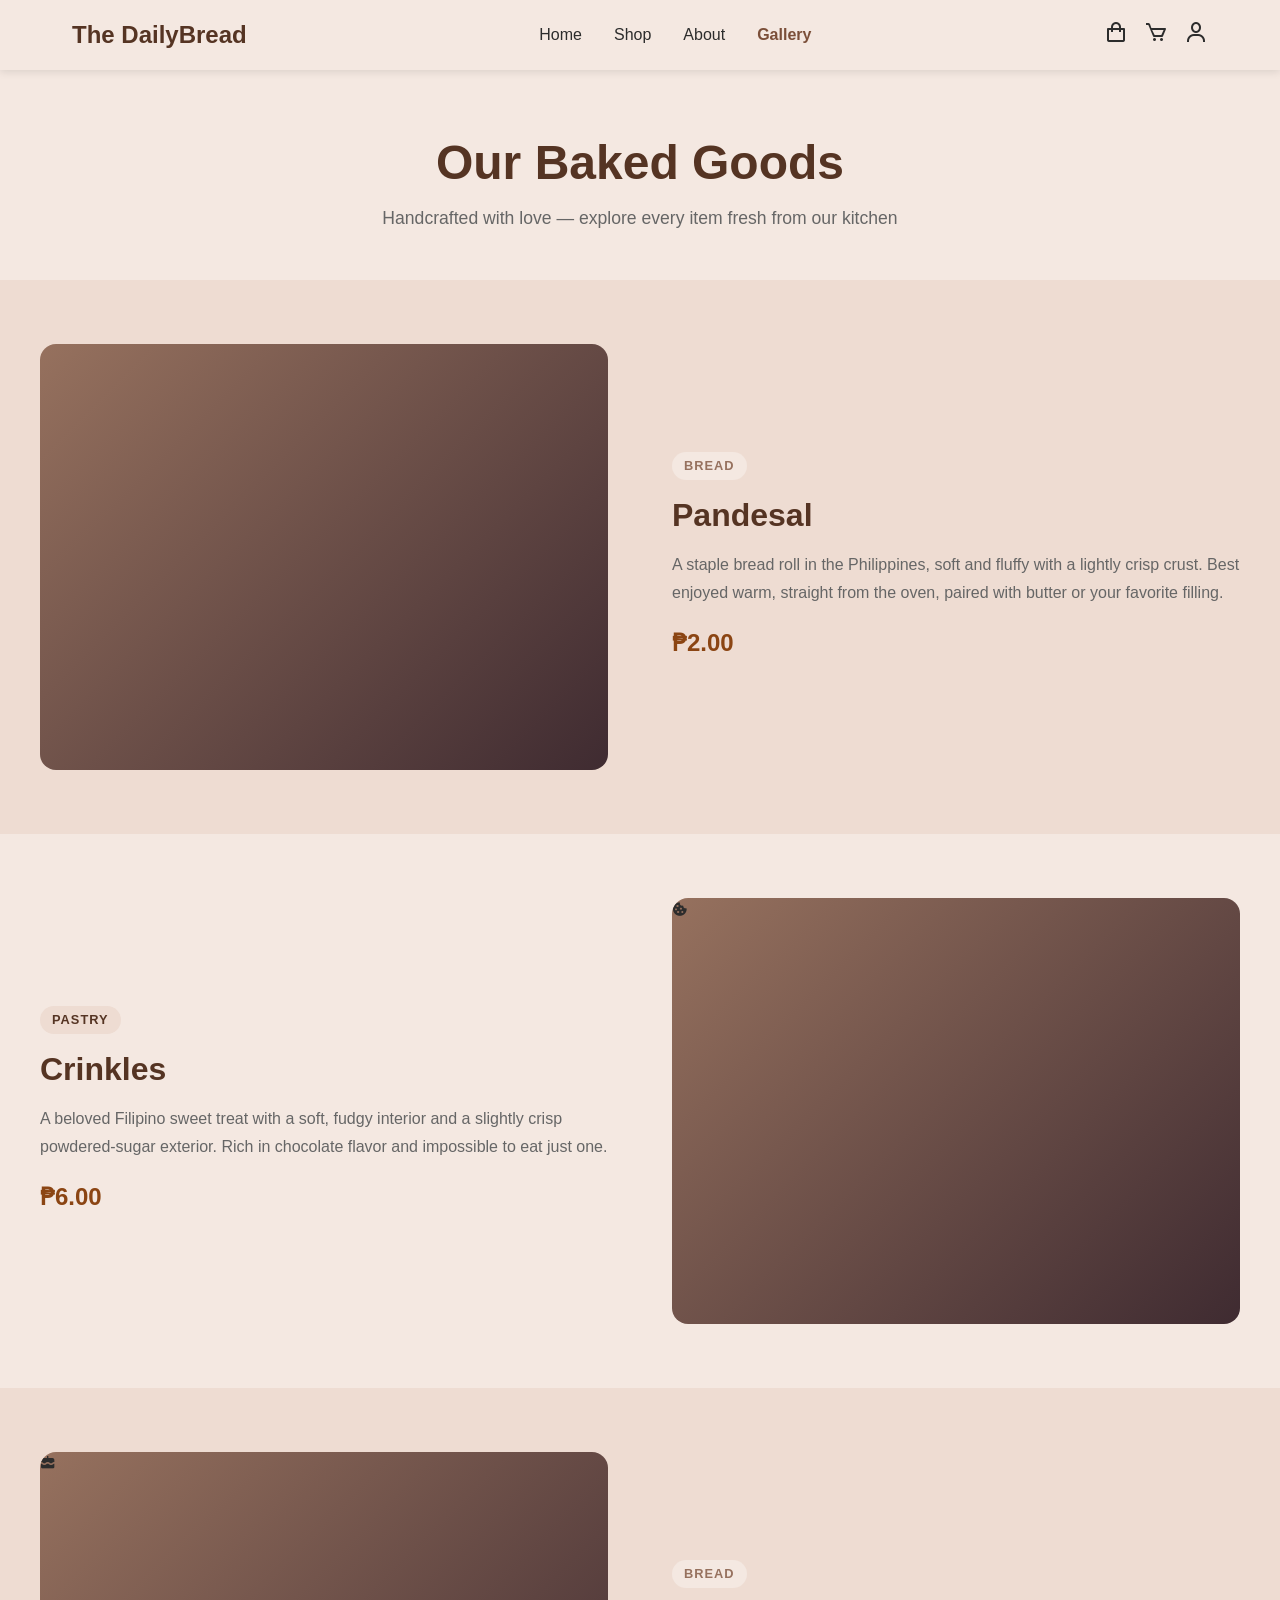
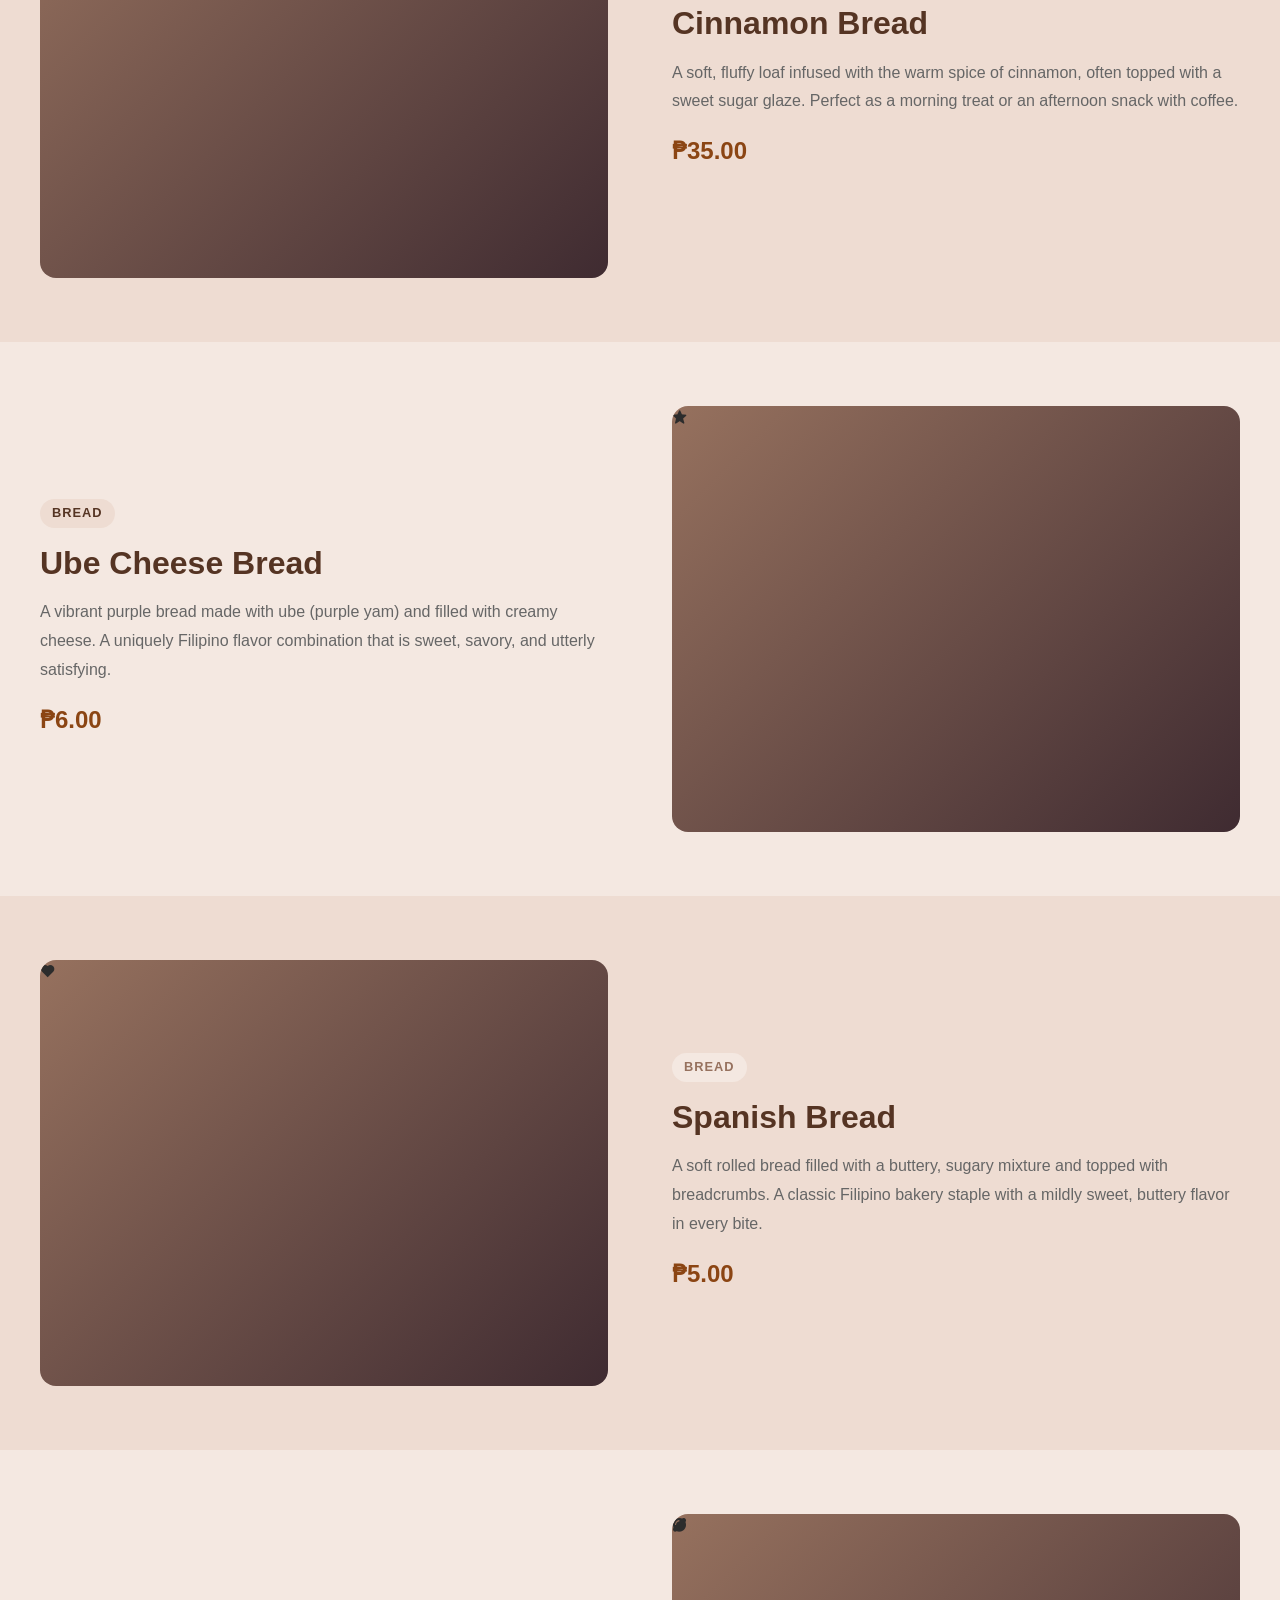
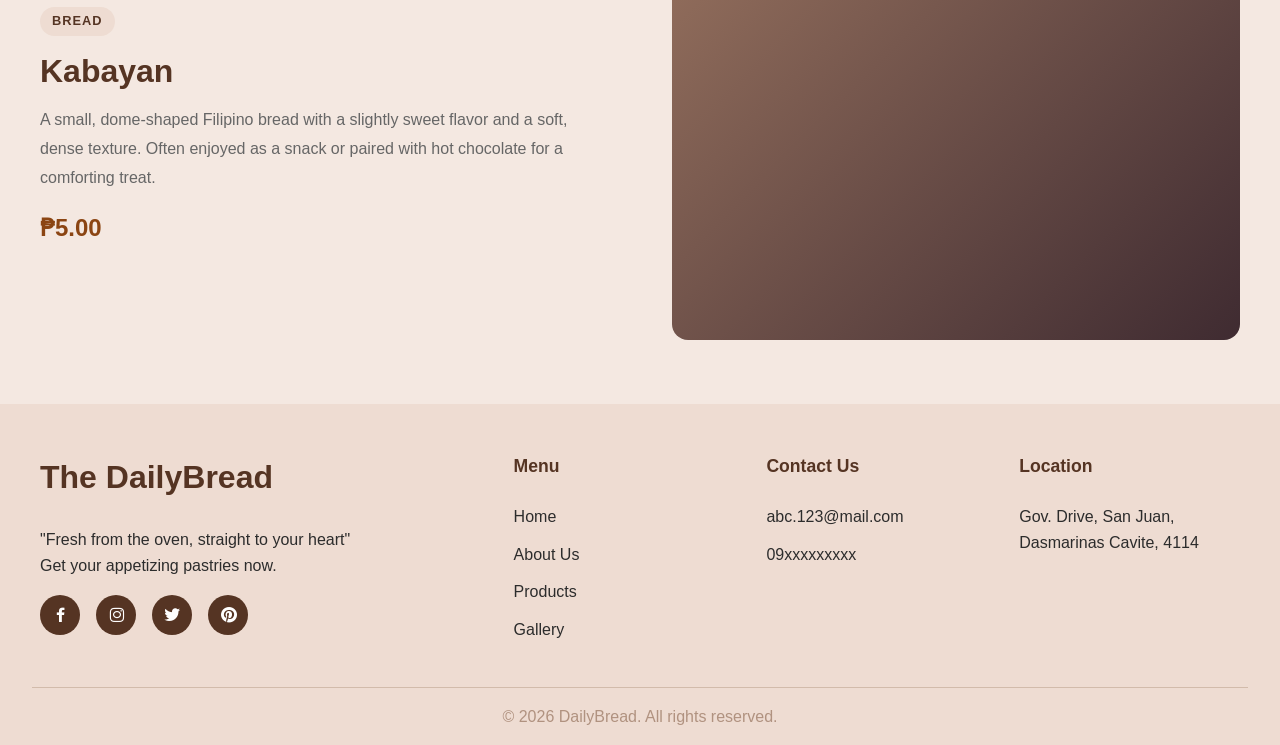
<file: BakeryOrderingSystem/HTML/gallery.html>
<!DOCTYPE html>
<html lang="en">
<head>
    <meta charset="UTF-8">
    <meta name="viewport" content="width=device-width, initial-scale=1.0">
    <title>Gallery - DailyBread</title>
    <link rel="stylesheet" href="../CSS/gallery.css">
    <link rel="stylesheet" href="../CSS/animations.css">
    <link href='https://unpkg.com/boxicons@2.1.4/css/boxicons.min.css' rel='stylesheet'>
</head>
<body>

    <!-- Navigation -->
    <nav class="navbar">
        <div class="nav-container">
            <div class="nav-logo">
                <span>The DailyBread</span>
            </div>
            <div class="nav-menu">
                <a href="home.html" class="nav-link">Home</a>
                <a href="shop.html" class="nav-link">Shop</a>
                <a href="about.html" class="nav-link">About</a>
                <a href="gallery.html" class="nav-link gallery">Gallery</a>
            </div>
            <div class="nav-icons">
                <button class="nav-btn orders-btn" onclick="window.location.href='orders.html'">
                    <i class='bx bx-shopping-bag'></i>
                </button>
                <button class="nav-btn cart-btn" onclick="window.location.href='cart.html'">
                    <i class='bx bx-cart'></i>
                </button>
                <button class="nav-btn profile-btn" onclick="window.location.href='profile.html'">
                    <i class='bx bx-user'></i>
                </button>
            </div>
        </div>
    </nav>

    <!-- Main scrollable content -->
    <main class="page-main">

        <!-- Page Header -->
        <section class="gallery-header">
            <h1>Our Baked Goods</h1>
            <p>Handcrafted with love — explore every item fresh from our kitchen</p>
        </section>

        <section class="gallery-item">
            <div class="gallery-item-inner">
                <div class="gallery-img">
                    <div class="gallery-placeholder"><i class='bx bxs-bread'></i></div>
                </div>
                <div class="gallery-info">
                    <span class="gallery-tag">Bread</span>
                    <h2>Pandesal</h2>
                    <p>A staple bread roll in the Philippines, soft and fluffy with a lightly crisp crust. Best enjoyed warm, straight from the oven, paired with butter or your favorite filling.</p>
                    <div class="gallery-price">₱2.00</div>
                </div>
            </div>
        </section>

        <section class="gallery-item reverse">
            <div class="gallery-item-inner">
                <div class="gallery-img">
                    <div class="gallery-placeholder"><i class='bx bxs-cookie'></i></div>
                </div>
                <div class="gallery-info">
                    <span class="gallery-tag">Pastry</span>
                    <h2>Crinkles</h2>
                    <p>A beloved Filipino sweet treat with a soft, fudgy interior and a slightly crisp powdered-sugar exterior. Rich in chocolate flavor and impossible to eat just one.</p>
                    <div class="gallery-price">₱6.00</div>
                </div>
            </div>
        </section>
        
        <section class="gallery-item">
            <div class="gallery-item-inner">
                <div class="gallery-img">
                    <div class="gallery-placeholder"><i class='bx bxs-cake'></i></div>
                </div>
                <div class="gallery-info">
                    <span class="gallery-tag">Bread</span>
                    <h2>Cinnamon Bread</h2>
                    <p>A soft, fluffy loaf infused with the warm spice of cinnamon, often topped with a sweet sugar glaze. Perfect as a morning treat or an afternoon snack with coffee.</p>
                    <div class="gallery-price">₱35.00</div>
                </div>
            </div>
        </section>

        <section class="gallery-item reverse">
            <div class="gallery-item-inner">
                <div class="gallery-img">
                    <div class="gallery-placeholder"><i class='bx bxs-star'></i></div>
                </div>
                <div class="gallery-info">
                    <span class="gallery-tag">Bread</span>
                    <h2>Ube Cheese Bread</h2>
                    <p>A vibrant purple bread made with ube (purple yam) and filled with creamy cheese. A uniquely Filipino flavor combination that is sweet, savory, and utterly satisfying.</p>
                    <div class="gallery-price">₱6.00</div>
                </div>
            </div>
        </section>

        <section class="gallery-item">
            <div class="gallery-item-inner">
                <div class="gallery-img">
                    <div class="gallery-placeholder"><i class='bx bxs-heart'></i></div>
                </div>
                <div class="gallery-info">
                    <span class="gallery-tag">Bread</span>
                    <h2>Spanish Bread</h2>
                    <p>A soft rolled bread filled with a buttery, sugary mixture and topped with breadcrumbs. A classic Filipino bakery staple with a mildly sweet, buttery flavor in every bite.</p>
                    <div class="gallery-price">₱5.00</div>
                </div>
            </div>
        </section>

        <section class="gallery-item reverse">
            <div class="gallery-item-inner">
                <div class="gallery-img">
                    <div class="gallery-placeholder"><i class='bx bxs-lemon'></i></div>
                </div>
                <div class="gallery-info">
                    <span class="gallery-tag">Bread</span>
                    <h2>Kabayan</h2>
                    <p>A small, dome-shaped Filipino bread with a slightly sweet flavor and a soft, dense texture. Often enjoyed as a snack or paired with hot chocolate for a comforting treat.</p>
                    <div class="gallery-price">₱5.00</div>
                </div>
            </div>
        </section>

        <!-- Footer -->
        <footer class="footer">
            <div class="footer-content">
                <div class="footer-section main">
                    <h1>The DailyBread</h1>
                    <p>"Fresh from the oven, straight to your heart"<br>Get your appetizing pastries now.</p>
                    <div class="social-links">
                        <a href="#"><i class='bx bxl-facebook'></i></a>
                        <a href="#"><i class='bx bxl-instagram'></i></a>
                        <a href="#"><i class='bx bxl-twitter'></i></a>
                        <a href="#"><i class='bx bxl-pinterest'></i></a>
                    </div>
                </div>
                <div class="footer-section">
                    <h3>Menu</h3>
                    <ul>
                        <li><a href="home.html">Home</a></li>
                        <li><a href="about.html">About Us</a></li>
                        <li><a href="shop.html">Products</a></li>
                        <li><a href="gallery.html">Gallery</a></li>
                    </ul>
                </div>
                <div class="footer-section">
                    <h3>Contact Us</h3>
                    <ul>
                        <li>abc.123@mail.com</li>
                        <li>09xxxxxxxxx</li>
                    </ul>
                </div>
                <div class="footer-section">
                    <h3>Location</h3>
                    <p>Gov. Drive, San Juan, Dasmarinas Cavite, 4114</p>
                </div>
            </div>
            <div class="footer-bottom">
                <p>&copy; 2026 DailyBread. All rights reserved.</p>
            </div>
        </footer>

    </main>

    <script src="../JS/gallery.js"></script>
</body>
</html>
</file>
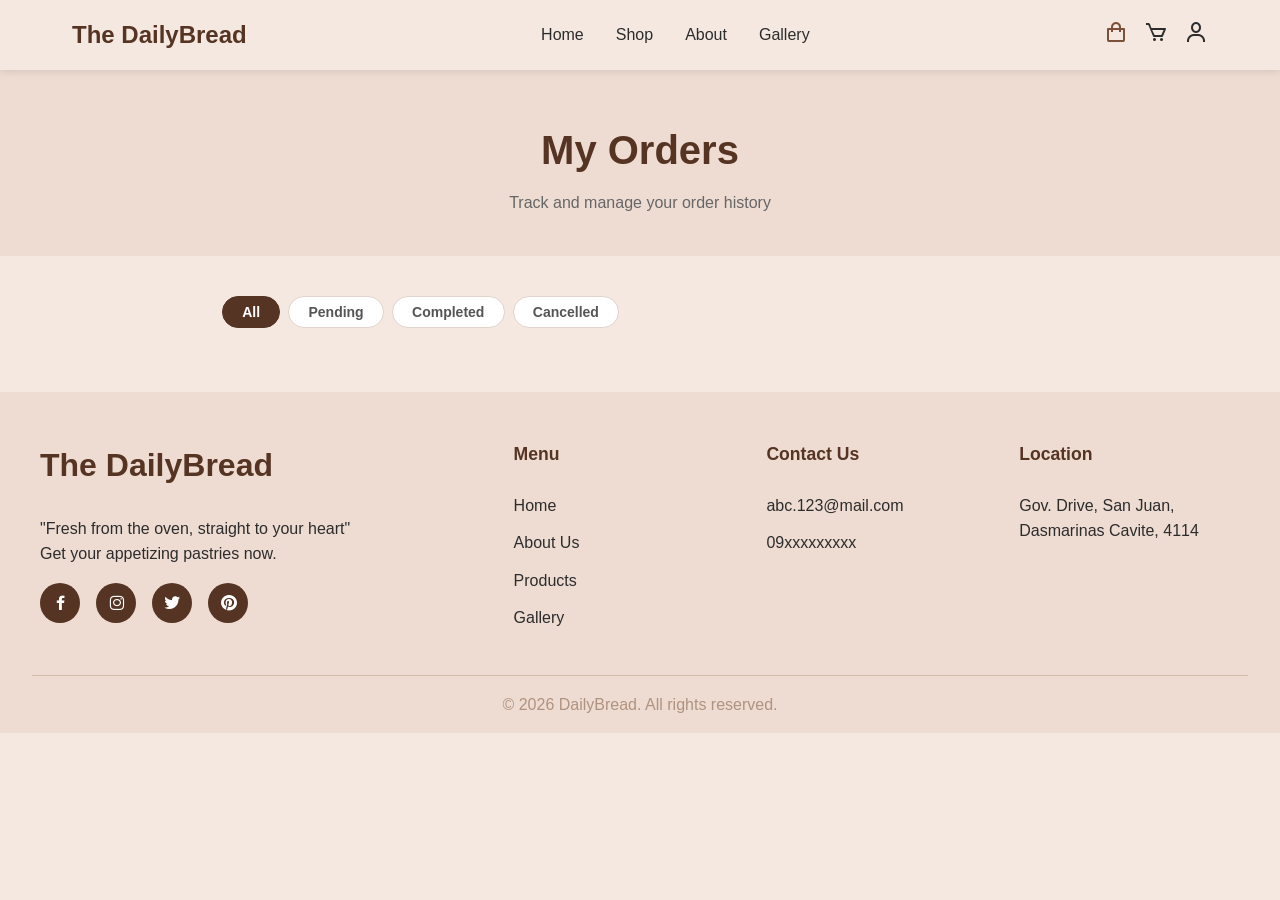
<file: BakeryOrderingSystem/HTML/orders.html>
<!DOCTYPE html>
<html lang="en">
<head>
    <meta charset="UTF-8">
    <meta name="viewport" content="width=device-width, initial-scale=1.0">
    <title>My Orders - DailyBread</title>
    <link rel="stylesheet" href="../CSS/orders.css">
    <link href='https://unpkg.com/boxicons@2.1.4/css/boxicons.min.css' rel='stylesheet'>
</head>
<body>

    <!-- Navigation -->
    <nav class="navbar">
        <div class="nav-container">
            <div class="nav-logo"><span>The DailyBread</span></div>
            <div class="nav-menu">
                <a href="home.html" class="nav-link">Home</a>
                <a href="shop.html" class="nav-link">Shop</a>
                <a href="about.html" class="nav-link">About</a>
                <a href="gallery.html" class="nav-link">Gallery</a>
            </div>
            <div class="nav-icons">
                <button class="nav-btn orders-btn active-orders" onclick="window.location.href='orders-customer.html'">
                    <i class='bx bx-shopping-bag'></i>
                </button>
                <button class="nav-btn cart-btn" onclick="window.location.href='cart.html'">
                    <i class='bx bx-cart'></i>
                </button>
                <button class="nav-btn profile-btn" onclick="window.location.href='profile.html'">
                    <i class='bx bx-user'></i>
                </button>
            </div>
        </div>
    </nav>

    <!-- Main scrollable content -->
    <main class="page-main">

        <!-- Page Header -->
        <section class="orders-header">
            <h1>My Orders</h1>
            <p>Track and manage your order history</p>
        </section>

        <!-- Filter Tabs -->
        <div class="orders-body">
            <div class="orders-filters">
                <button class="filter-btn active" data-filter="all">All</button>
                <button class="filter-btn" data-filter="pending">Pending</button>
                <button class="filter-btn" data-filter="completed">Completed</button>
                <button class="filter-btn" data-filter="cancelled">Cancelled</button>
            </div>

            <!-- Empty state -->
            <div class="orders-empty" id="ordersEmpty">
                <i class='bx bx-shopping-bag'></i>
                <p>No orders found.</p>
                <a href="shop.html" class="btn btn-primary">Start Shopping</a>
            </div>

            <!-- Orders list -->
            <div class="orders-list" id="ordersList"></div>
        </div>

        <!-- Footer -->
        <footer class="footer">
            <div class="footer-content">
                <div class="footer-section main">
                    <h1>The DailyBread</h1>
                    <p>"Fresh from the oven, straight to your heart"<br>Get your appetizing pastries now.</p>
                    <div class="social-links">
                        <a href="#"><i class='bx bxl-facebook'></i></a>
                        <a href="#"><i class='bx bxl-instagram'></i></a>
                        <a href="#"><i class='bx bxl-twitter'></i></a>
                        <a href="#"><i class='bx bxl-pinterest'></i></a>
                    </div>
                </div>
                <div class="footer-section">
                    <h3>Menu</h3>
                    <ul>
                        <li><a href="home.html">Home</a></li>
                        <li><a href="about.html">About Us</a></li>
                        <li><a href="shop.html">Products</a></li>
                        <li><a href="gallery.html">Gallery</a></li>
                    </ul>
                </div>
                <div class="footer-section">
                    <h3>Contact Us</h3>
                    <ul>
                        <li>abc.123@mail.com</li>
                        <li>09xxxxxxxxx</li>
                    </ul>
                </div>
                <div class="footer-section">
                    <h3>Location</h3>
                    <p>Gov. Drive, San Juan, Dasmarinas Cavite, 4114</p>
                </div>
            </div>
            <div class="footer-bottom">
                <p>&copy; 2026 DailyBread. All rights reserved.</p>
            </div>
        </footer>

    </main>

    <!-- Order Detail Modal -->
    <div class="modal-overlay" id="orderModal">
        <div class="order-modal">
            <div class="order-modal-header">
                <div>
                    <h3 id="modalOrderId">Order #ORD-001</h3>
                    <p id="modalOrderDate" class="modal-date"></p>
                </div>
                <button class="modal-close" id="modalClose"><i class='bx bx-x'></i></button>
            </div>

            <div class="order-modal-body">

                <!-- Status badge -->
                <div class="modal-status-row">
                    <span class="modal-status-label">Status</span>
                    <span class="order-status-badge" id="modalStatus"></span>
                </div>

                <!-- Products -->
                <div class="modal-section">
                    <h4><i class='bx bx-package'></i> Items Ordered</h4>
                    <div class="modal-items" id="modalItems"></div>
                </div>

                <!-- Pricing -->
                <div class="modal-section">
                    <h4><i class='bx bx-receipt'></i> Price Breakdown</h4>
                    <div class="modal-price-row"><span>Subtotal</span><span id="modalSubtotal"></span></div>
                    <div class="modal-price-row"><span>Shipping Fee</span><span id="modalShipping"></span></div>
                    <div class="modal-price-divider"></div>
                    <div class="modal-price-row total"><span>Total</span><span id="modalTotal"></span></div>
                </div>

                <!-- Shipping & Contact -->
                <div class="modal-section">
                    <h4><i class='bx bx-map'></i> Shipping Details</h4>
                    <p id="modalAddress" class="modal-detail-text"></p>
                    <p id="modalContact" class="modal-detail-text"></p>
                </div>

                <!-- Payment -->
                <div class="modal-section">
                    <h4><i class='bx bx-credit-card'></i> Payment</h4>
                    <p id="modalPayment" class="modal-detail-text"></p>
                </div>

            </div>

            <div class="order-modal-footer">
                <button class="btn-cancel-order" id="cancelOrderBtn">
                    <i class='bx bx-x-circle'></i> Cancel Order
                </button>
                <button class="btn-close-modal" id="closeModalBtn">Close</button>
            </div>
        </div>
    </div>

    <script src="../JS/orders.js"></script>
</body>
</html>
</file>
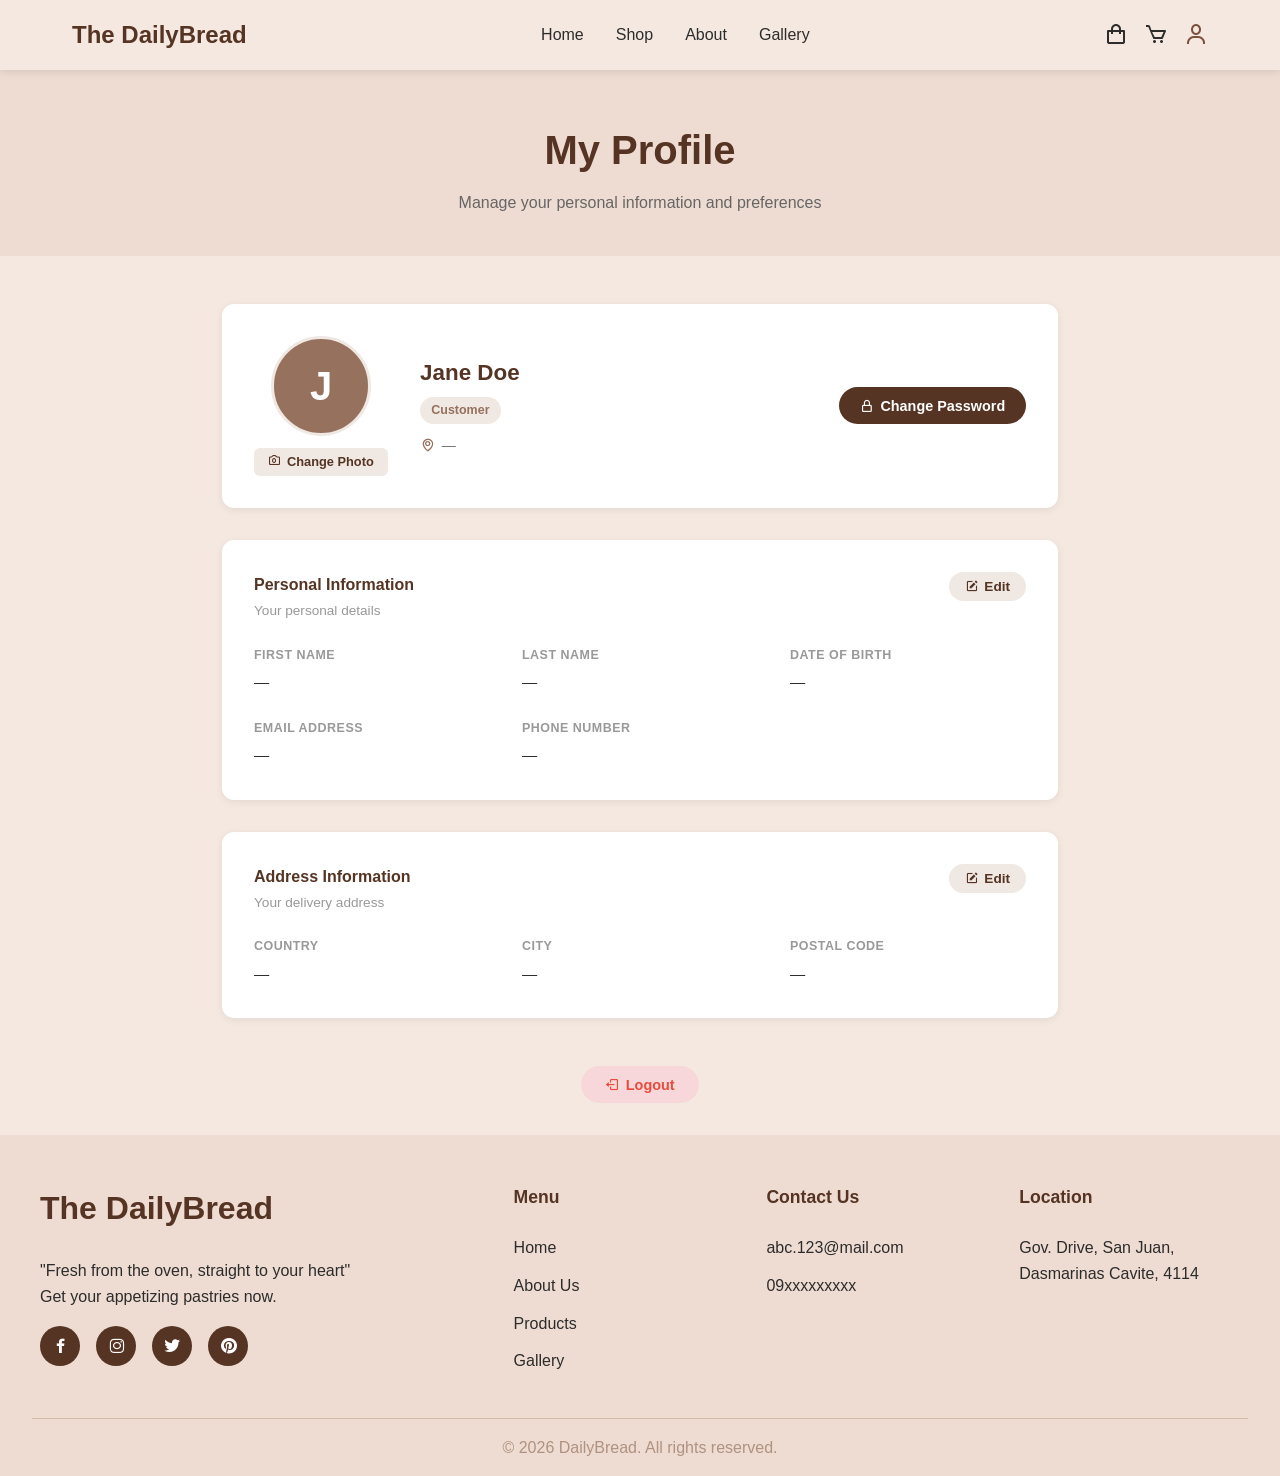
<file: BakeryOrderingSystem/HTML/profile.html>
<!DOCTYPE html>
<html lang="en">
<head>
    <meta charset="UTF-8">
    <meta name="viewport" content="width=device-width, initial-scale=1.0">
    <title>My Profile - DailyBread</title>
    <link rel="stylesheet" href="../CSS/profile.css">
    <link href='https://unpkg.com/boxicons@2.1.4/css/boxicons.min.css' rel='stylesheet'>
</head>
<body>

    <!-- Navigation -->
    <nav class="navbar">
        <div class="nav-container">
            <div class="nav-logo">
                <span>The DailyBread</span>
            </div>
            <div class="nav-menu">
                <a href="home.html" class="nav-link">Home</a>
                <a href="shop.html" class="nav-link">Shop</a>
                <a href="about.html" class="nav-link">About</a>
                <a href="gallery.html" class="nav-link">Gallery</a>
            </div>
            <div class="nav-icons">
                <button class="nav-btn orders-btn" onclick="window.location.href='orders.html'">
                    <i class='bx bx-shopping-bag'></i>
                </button>
                <button class="nav-btn cart-btn" onclick="window.location.href='cart.html'">
                    <i class='bx bx-cart'></i>
                </button>
                <a href="profile.html" class="nav-btn profile-btn active-profile">
                    <i class='bx bx-user'></i>
                </a>
            </div>
        </div>
    </nav>

    <!-- Main scrollable content -->
    <main class="page-main">

        <!-- Page Header -->
        <section class="profile-header">
            <h1>My Profile</h1>
            <p>Manage your personal information and preferences</p>
        </section>

        <!-- Profile Content -->
        <div class="profile-content">

            <!-- Card 1: Profile Overview -->
            <div class="profile-card profile-overview">
                <div class="profile-avatar-wrap">
                    <div class="profile-avatar" id="profileAvatar">J</div>
                    <input type="file" id="avatarInput" accept="image/*" hidden>
                    <button class="btn-edit-pic" id="editPicBtn">
                        <i class='bx bx-camera'></i> Change Photo
                    </button>
                </div>
                <div class="profile-meta">
                    <h2 id="displayFullName">Jane Doe</h2>
                    <span class="role-badge">Customer</span>
                    <p class="profile-address">
                        <i class='bx bx-map'></i>
                        <span id="displayAddressText">—</span>
                    </p>
                </div>
                <div class="profile-actions">
                    <button class="btn-profile-action" id="changePasswordBtn">
                        <i class='bx bx-lock-alt'></i> Change Password
                    </button>
                </div>
            </div>

            <!-- Card 2: Personal Information -->
            <div class="profile-card">
                <div class="profile-section-header">
                    <div>
                        <h3>Personal Information</h3>
                        <p class="profile-subtitle">Your personal details</p>
                    </div>
                    <button class="btn-edit-section" id="editPersonalBtn">
                        <i class='bx bxs-edit'></i> Edit
                    </button>
                </div>
                <div class="info-grid">
                    <div class="info-field">
                        <span class="info-label">First Name</span>
                        <span class="info-value" id="displayFirstName">—</span>
                    </div>
                    <div class="info-field">
                        <span class="info-label">Last Name</span>
                        <span class="info-value" id="displayLastName">—</span>
                    </div>
                    <div class="info-field">
                        <span class="info-label">Date of Birth</span>
                        <span class="info-value" id="displayDob">—</span>
                    </div>
                    <div class="info-field">
                        <span class="info-label">Email Address</span>
                        <span class="info-value" id="displayEmail">—</span>
                    </div>
                    <div class="info-field">
                        <span class="info-label">Phone Number</span>
                        <span class="info-value" id="displayPhone">—</span>
                    </div>
                </div>
            </div>

            <!-- Card 3: Address Information -->
            <div class="profile-card">
                <div class="profile-section-header">
                    <div>
                        <h3>Address Information</h3>
                        <p class="profile-subtitle">Your delivery address</p>
                    </div>
                    <button class="btn-edit-section" id="editAddressBtn">
                        <i class='bx bxs-edit'></i> Edit
                    </button>
                </div>
                <div class="info-grid">
                    <div class="info-field">
                        <span class="info-label">Country</span>
                        <span class="info-value" id="displayCountry">—</span>
                    </div>
                    <div class="info-field">
                        <span class="info-label">City</span>
                        <span class="info-value" id="displayCity">—</span>
                    </div>
                    <div class="info-field">
                        <span class="info-label">Postal Code</span>
                        <span class="info-value" id="displayPostal">—</span>
                    </div>
                </div>
            </div>

        </div>

        <!-- Logout Button -->
        <div class="profile-logout-wrap">
            <button class="btn-logout-bottom" id="logoutBtn">
                <i class='bx bx-log-out'></i> Logout
            </button>
        </div>

        <!-- Footer -->
        <footer class="footer">
            <div class="footer-content">
                <div class="footer-section main">
                    <h1>The DailyBread</h1>
                    <p>"Fresh from the oven, straight to your heart"<br>Get your appetizing pastries now.</p>
                    <div class="social-links">
                        <a href="#"><i class='bx bxl-facebook'></i></a>
                        <a href="#"><i class='bx bxl-instagram'></i></a>
                        <a href="#"><i class='bx bxl-twitter'></i></a>
                        <a href="#"><i class='bx bxl-pinterest'></i></a>
                    </div>
                </div>
                <div class="footer-section">
                    <h3>Menu</h3>
                    <ul>
                        <li><a href="home.html">Home</a></li>
                        <li><a href="about.html">About Us</a></li>
                        <li><a href="shop.html">Products</a></li>
                        <li><a href="gallery.html">Gallery</a></li>
                    </ul>
                </div>
                <div class="footer-section">
                    <h3>Contact Us</h3>
                    <ul>
                        <li>abc.123@mail.com</li>
                        <li>09xxxxxxxxx</li>
                    </ul>
                </div>
                <div class="footer-section">
                    <h3>Location</h3>
                    <p>Gov. Drive, San Juan, Dasmarinas Cavite, 4114</p>
                </div>
            </div>
            <div class="footer-bottom">
                <p>&copy; 2026 DailyBread. All rights reserved.</p>
            </div>
        </footer>

    </main>

    <!-- Modal: Edit Personal Info -->
    <div class="modal-overlay" id="modalPersonal">
        <div class="profile-modal">
            <div class="modal-header">
                <h3>Edit Personal Information</h3>
                <button class="modal-close" data-modal="modalPersonal"><i class='bx bx-x'></i></button>
            </div>
            <div class="modal-body">
                <div class="modal-row">
                    <div class="modal-field">
                        <label>First Name</label>
                        <input type="text" id="inputFirstName" placeholder="First name">
                    </div>
                    <div class="modal-field">
                        <label>Last Name</label>
                        <input type="text" id="inputLastName" placeholder="Last name">
                    </div>
                </div>
                <div class="modal-row">
                    <div class="modal-field">
                        <label>Date of Birth</label>
                        <input type="date" id="inputDob">
                    </div>
                </div>
                <div class="modal-row">
                    <div class="modal-field">
                        <label>Email Address</label>
                        <input type="email" id="inputEmail" placeholder="email@example.com">
                    </div>
                    <div class="modal-field">
                        <label>Phone Number</label>
                        <input type="tel" id="inputPhone" placeholder="+63 9xx xxx xxxx">
                    </div>
                </div>
            </div>
            <div class="modal-footer">
                <button class="btn-modal-cancel" data-modal="modalPersonal">Cancel</button>
                <button class="btn-modal-save" id="savePersonalBtn">Save Changes</button>
            </div>
        </div>
    </div>

    <!-- Modal: Edit Address -->
    <div class="modal-overlay" id="modalAddress">
        <div class="profile-modal">
            <div class="modal-header">
                <h3>Edit Address Information</h3>
                <button class="modal-close" data-modal="modalAddress"><i class='bx bx-x'></i></button>
            </div>
            <div class="modal-body">
                <div class="modal-row">
                    <div class="modal-field">
                        <label>Country</label>
                        <input type="text" id="inputCountry" placeholder="Country">
                    </div>
                    <div class="modal-field">
                        <label>City</label>
                        <input type="text" id="inputCity" placeholder="City">
                    </div>
                    <div class="modal-field">
                        <label>Postal Code</label>
                        <input type="text" id="inputPostal" placeholder="Postal code">
                    </div>
                </div>
            </div>
            <div class="modal-footer">
                <button class="btn-modal-cancel" data-modal="modalAddress">Cancel</button>
                <button class="btn-modal-save" id="saveAddressBtn">Save Changes</button>
            </div>
        </div>
    </div>

    <!-- Modal: Change Password -->
    <div class="modal-overlay" id="modalPassword">
        <div class="profile-modal">
            <div class="modal-header">
                <h3>Change Password</h3>
                <button class="modal-close" data-modal="modalPassword"><i class='bx bx-x'></i></button>
            </div>
            <div class="modal-body">
                <div class="modal-row">
                    <div class="modal-field">
                        <label>Current Password</label>
                        <input type="password" id="inputCurrentPw" placeholder="Current password">
                    </div>
                </div>
                <div class="modal-row">
                    <div class="modal-field">
                        <label>New Password</label>
                        <input type="password" id="inputNewPw" placeholder="New password">
                    </div>
                    <div class="modal-field">
                        <label>Confirm New Password</label>
                        <input type="password" id="inputConfirmPw" placeholder="Confirm new password">
                    </div>
                </div>
                <p class="pw-error" id="pwError"></p>
            </div>
            <div class="modal-footer">
                <button class="btn-modal-cancel" data-modal="modalPassword">Cancel</button>
                <button class="btn-modal-save" id="savePasswordBtn">Update Password</button>
            </div>
        </div>
    </div>

    <!-- Logout Modal -->
    <div class="modal-overlay" id="logoutModal">
        <div class="profile-modal logout-modal">
            <div class="logout-icon"><i class='bx bx-log-out'></i></div>
            <h3>Confirm Logout</h3>
            <p>Are you sure you want to logout?</p>
            <div class="logout-modal-footer">
                <button class="btn-modal-cancel" id="logoutCancelBtn">Cancel</button>
                <button class="btn-logout-confirm" id="logoutConfirmBtn">Confirm</button>
            </div>
        </div>
    </div>

    <script src="../JS/profile.js"></script>
</body>
</html>
</file>
<file: BakeryOrderingSystem/CSS/about.css>
﻿@import url('https://fonts.googleapis.com/css2?family=Dancing+Script:wght@400..700&family=Poppins:ital,wght@0,100;0,200;0,300;0,400;0,500;0,600;0,700;0,800;0,900&display=swap');

* {
    margin: 0;
    padding: 0;
    box-sizing: border-box;
}

html { 
    height: 100%; 
    font-size: 16px; 
}

body {
    font-family: 'Segoe UI', Tahoma, Geneva, Verdana, sans-serif;
    color: #2C2C2C;
    background-color: #F4e8e1;
    line-height: 1.6;
    min-height: 100%;
    display: flex;
    flex-direction: column;
    overflow-x: hidden;
}

/* ── Navbar ── */
.navbar {
    background-color: #F4e8e1;
    box-shadow: 0 2px 8px rgba(0,0,0,0.1);
    position: sticky;
    top: 0;
    z-index: 100;
    flex-shrink: 0;
}

.nav-container {
    max-width: 1200px;
    margin: 0 auto;
    padding: 1rem 2rem;
    display: flex;
    justify-content: space-between;
    align-items: center;
}

.nav-logo {
    font-size: 1.5rem;
    font-weight: 700;
    color: #553423;
}

.nav-menu {
    display: flex;
    gap: 2rem;
}

.nav-link {
    color: #2C2C2C;
    text-decoration: none;
    font-weight: 500;
    transition: color 0.3s ease;
}

.nav-link.about {
    color: #7b4f39;
    font-weight: 700;
}

.nav-link:hover { color: #aa785f; }

.nav-icons {
    display: flex;
    gap: 1rem;
    align-items: center;
}

.nav-btn {
    background: none;
    border: none;
    font-size: 1.5rem;
    cursor: pointer;
    color: #2C2C2C;
    transition: color 0.3s ease;
    position: relative;
}

.nav-btn:hover { color: #aa785f; }

.cart-count {
    position: absolute;
    top: -8px; right: -8px;
    background-color: #553423;
    color: white;
    border-radius: 50%;
    width: 20px; height: 20px;
    display: flex;
    align-items: center;
    justify-content: center;
    font-size: 0.75rem;
    font-weight: 700;
}

/* ── Buttons ── */
.btn {
    padding: 0.75rem 2rem;
    border: none;
    border-radius: 30px;
    font-size: 1rem;
    font-weight: 600;
    cursor: pointer;
    transition: all 0.3s ease;
    text-decoration: none;
    display: inline-block;
}

.btn-primary {
    background-color: #96715e;
    color: white;
    box-shadow: 0 2px 8px rgba(0,0,0,0.1);
}

.btn-primary:hover {
    background-color: #7d5b3f;
    box-shadow: 0 4px 12px rgba(0,0,0,0.15);
    transform: translateY(-2px);
}

/* Scrollable main content */
.page-main {
    flex: 1;
    overflow-y: auto;
    overflow-x: hidden;
}

.page-main::-webkit-scrollbar {
    display: none;
}

/* ── About Hero ── */
.about-hero {
    max-width: 1200px;
    margin: 0 auto;
    padding: 4rem 2rem;
    display: grid;
    grid-template-columns: 1fr 1fr;
    gap: 3rem;
    align-items: center;
}

.about-hero-eyebrow {
    font-size: 0.9rem;
    font-weight: 600;
    color: #96715e;
    text-transform: uppercase;
    letter-spacing: 0.1em;
    margin-bottom: 0.75rem;
}

.about-hero-content h1 {
    font-size: 3rem;
    color: #553423;
    line-height: 1.2;
    margin-bottom: 1rem;
}

.about-hero-sub {
    font-size: 1.1rem;
    color: #666;
}

.about-hero-image {
    display: flex;
    justify-content: center;
}

.about-hero-placeholder {
    width: 100%;
    aspect-ratio: 16 / 9;
    border-radius: 20px;
    overflow: hidden;
    background-size: cover;
    background-position: center;
}

/* ── Company Introduction ── */
.about-intro {
    background-color: #eedcd2;
    padding: 4rem 2rem;
}

.about-intro-inner {
    max-width: 1200px;
    margin: 0 auto;
    display: grid;
    grid-template-columns: 1fr 1fr;
    gap: 4rem;
    align-items: center;
}

.about-intro-text h2 {
    font-size: 2.5rem;
    color: #553423;
    margin-bottom: 1.25rem;
}

.about-intro-text p {
    font-size: 1rem;
    color: #555;
    margin-bottom: 1rem;
}

.about-intro-stats {
    display: grid;
    grid-template-columns: 1fr 1fr;
    gap: 1.5rem;
}

.stat-card {
    background: white;
    border-radius: 12px;
    padding: 1.5rem;
    text-align: center;
    box-shadow: 0 2px 8px rgba(0,0,0,0.07);
    display: flex;
    flex-direction: column;
    gap: 0.35rem;
}

.stat-number {
    font-size: 2rem;
    font-weight: 700;
    color: #553423;
}

.stat-label {
    font-size: 0.85rem;
    color: #999;
    font-weight: 500;
}

/* ── Mission ── */
.about-mission {
    padding: 4rem 2rem;
    background-color: #f7eeea;
    text-align: center;
}

.about-mission-inner {
    max-width: 700px;
    margin: 0 auto;
}

.mission-icon-wrap {
    width: 64px;
    height: 64px;
    background-color: #96715e;
    border-radius: 50%;
    display: flex;
    align-items: center;
    justify-content: center;
    font-size: 1.75rem;
    color: white;
    margin: 0 auto 1.5rem;
}

.about-mission h2 {
    font-size: 2.5rem;
    color: #553423;
    margin-bottom: 1rem;
}

.about-mission p {
    font-size: 1.1rem;
    color: #666;
    line-height: 1.8;
}

/* ── Values ── */
.about-values {
    background-color: #eedcd2;
    padding: 4rem 2rem;
    text-align: center;
}

.about-values-inner {
    max-width: 1200px;
    margin: 0 auto;
}

.about-values h2 {
    font-size: 2.5rem;
    color: #553423;
    margin-bottom: 0.5rem;
}

.values-subtitle {
    font-size: 1rem;
    color: #999;
    margin-bottom: 3rem;
}

.values-grid {
    display: grid;
    grid-template-columns: repeat(4, 1fr);
    gap: 1.5rem;
}

.value-card {
    background: white;
    border-radius: 12px;
    padding: 2rem 1.5rem;
    box-shadow: 0 2px 8px rgba(0,0,0,0.07);
    transition: transform 0.3s ease, box-shadow 0.3s ease;
    text-align: center;
}

.value-card:hover {
    transform: translateY(-6px);
    box-shadow: 0 6px 16px rgba(0,0,0,0.12);
}

.value-icon {
    width: 52px;
    height: 52px;
    background-color: #f0e8e3;
    border-radius: 10px;
    display: flex;
    align-items: center;
    justify-content: center;
    font-size: 1.5rem;
    color: #96715e;
    margin: 0 auto 1rem;
}

.value-card h3 {
    font-size: 1rem;
    font-weight: 700;
    color: #553423;
    margin-bottom: 0.75rem;
}

.value-card p {
    font-size: 0.9rem;
    color: #777;
    line-height: 1.7;
}

/* ── CTA ── */
.about-cta {
    background: linear-gradient(135deg, #96715e, #3f2b31);
    padding: 4rem 2rem;
    text-align: center;
    color: white;
}

.about-cta h2 {
    font-size: 2rem;
    margin-bottom: 0.75rem;
}

.about-cta p {
    font-size: 1.1rem;
    margin-bottom: 2rem;
    opacity: 0.9;
}

.about-cta .btn-primary {
    background-color: #e2cabe;
    color: #552a0c;
}

.about-cta .btn-primary:hover {
    background-color: #ffebe1;
    transform: translateY(-2px);
}

/* ── Footer ── */
.footer {
    background-color: #eedcd2;
    color: #2c2c2c;
    padding: 3rem 2rem 1rem;
    flex-shrink: 0;
}

.footer-content {
    max-width: 1200px;
    margin: 0 auto 2rem;
    display: grid;
    grid-template-columns: 2fr repeat(3, 1fr);
    gap: 2rem;
}

.footer-section.main p { margin-bottom: 1rem; }

.footer-section h1 {
    margin-bottom: 1.5rem;
    color: #553423;
}

.footer-section h3 {
    font-size: 1.1rem;
    margin-bottom: 1.5rem;
    color: #553423;
}

.footer-section ul { list-style: none; }

.footer-section li { margin-bottom: 0.75rem; }

.footer-section a {
    color: #2c2c2c;
    text-decoration: none;
    transition: color 0.3s ease;
}

.footer-section a:hover { color: #a78774; }

.social-links { display: flex; gap: 1rem; }

.social-links a {
    display: inline-flex;
    align-items: center;
    justify-content: center;
    width: 40px;
    height: 40px;
    background-color: #553423;
    border-radius: 50%;
    color: white;
    font-size: 1.2rem;
}

.social-links a:hover { background-color: #a78774df; }

.footer-bottom {
    text-align: center;
    padding-top: 1rem;
    border-top: 1px solid #86604345;
    color: #a78774df;
}

/* ── Responsive ── */
@media (max-width: 1024px) {
    .values-grid { grid-template-columns: repeat(2, 1fr); }
}

@media (max-width: 768px) {
    .nav-menu { display: none; }

    .about-hero { grid-template-columns: 1fr; padding: 2.5rem 1.5rem; text-align: center; gap: 2rem; }
    .about-hero-image { order: -1; }
    .about-hero-placeholder { max-width: 300px; margin: 0 auto; }
    .about-hero-content h1 { font-size: 1.8rem; }
    .about-hero-sub { font-size: 0.95rem; }
    .btn { font-size: 0.9rem; padding: 0.65rem 1.4rem; }

    .about-intro { padding: 2.5rem 1.5rem; }
    .about-intro-inner { grid-template-columns: 1fr; gap: 2rem; padding: 0; }
    .about-intro-text h2 { font-size: 1.6rem; }
    .about-intro-text p { font-size: 0.95rem; }

    .about-mission { padding: 2.5rem 1.5rem; }
    .about-mission h2 { font-size: 1.6rem; }
    .about-mission p { font-size: 0.95rem; }

    .about-values { padding: 2.5rem 1.5rem; }
    .about-values h2 { font-size: 1.6rem; }

    .about-cta { padding: 2.5rem 1.5rem; }
    .about-cta h2 { font-size: 1.6rem; }
    .about-cta p { font-size: 0.95rem; }

    .footer-content { grid-template-columns: 1fr 1fr; gap: 1.5rem; }
    .footer-section h3 { font-size: 1rem; }
}

@media (max-width: 480px) {
    .nav-container { padding: 0.75rem 1rem; }
    .nav-logo { font-size: 0.9rem; }
    .nav-icons { gap: 0.5rem; }
    .nav-btn { font-size: 1.1rem; }
    .btn { font-size: 0.85rem; padding: 0.55rem 1.1rem; }

    .about-hero { padding: 2rem 1rem; gap: 1.5rem; }
    .about-hero-content h1 { font-size: 1.3rem; }
    .about-hero-sub { font-size: 0.875rem; }
    .about-hero-placeholder { max-width: 220px; }

    .about-intro { padding: 2rem 1rem; }
    .about-intro-text h2 { font-size: 1.3rem; }
    .about-intro-text p { font-size: 0.875rem; }
    .about-intro-stats { grid-template-columns: 1fr 1fr; gap: 0.75rem; }
    .stat-card { padding: 0.875rem; }
    .stat-number { font-size: 1.4rem; }
    .stat-label { font-size: 0.78rem; }

    .about-mission { padding: 2rem 1rem; }
    .about-mission h2 { font-size: 1.3rem; }
    .about-mission p { font-size: 0.875rem; }
    .mission-icon-wrap { width: 52px; height: 52px; font-size: 1.4rem; }

    .about-values { padding: 2rem 1rem; }
    .about-values h2 { font-size: 1.3rem; }
    .values-subtitle { font-size: 0.875rem; }
    .values-grid { grid-template-columns: 1fr 1fr; gap: 0.75rem; }
    .value-card { padding: 1rem 0.875rem; }
    .value-card h3 { font-size: 0.875rem; }
    .value-card p { font-size: 0.78rem; }
    .value-icon { width: 42px; height: 42px; font-size: 1.2rem; }

    .about-cta { padding: 2rem 1rem; }
    .about-cta h2 { font-size: 1.3rem; }
    .about-cta p { font-size: 0.875rem; }

    .footer { padding: 2rem 1rem 1rem; }
    .footer-content { grid-template-columns: 1fr; gap: 1.25rem; }
    .footer-section h1 { font-size: 1rem; margin-bottom: 0.6rem; }
    .footer-section h3 { font-size: 0.875rem; margin-bottom: 0.6rem; }
    .footer-section li { font-size: 0.82rem; margin-bottom: 0.4rem; }
    .footer-section p  { font-size: 0.82rem; }
    .footer-bottom { font-size: 0.78rem; }
}

@media (max-width: 360px) {
    .about-hero-content h1 { font-size: 1.1rem; }
    .values-grid { grid-template-columns: 1fr; }
}
</file>
<file: BakeryOrderingSystem/CSS/animations.css>
/* ── Shared scroll-triggered fade-up animation ── */
.fade-up {
    opacity: 0;
    transform: translateY(40px);
    transition: opacity 0.6s ease, transform 0.6s ease;
}

.fade-up.visible {
    opacity: 1;
    transform: translateY(0);
}

.fade-up:nth-child(2) { transition-delay: 0.1s; }
.fade-up:nth-child(3) { transition-delay: 0.2s; }
.fade-up:nth-child(4) { transition-delay: 0.3s; }
.fade-up:nth-child(5) { transition-delay: 0.4s; }
.fade-up:nth-child(6) { transition-delay: 0.5s; }
</file>
<file: BakeryOrderingSystem/CSS/admin-customers.css>
﻿@import url('https://fonts.googleapis.com/css2?family=Poppins:wght@300;400;500;600;700&display=swap');

* {
    margin: 0;
    padding: 0;
    box-sizing: border-box;
}

body {
    font-family: 'Poppins', sans-serif;
    background-color: #F4e8e1;
    color: #2C2C2C;
    display: flex;
    height: 100vh;
    overflow: hidden;
}

/* â”€â”€ Sidebar â”€â”€ */
.sidebar {
    width: 240px;
    background-color: #553423;
    color: white;
    display: flex;
    flex-direction: column;
    position: fixed;
    top: 0;
    left: 0;
    height: 100vh;
    z-index: 200;
    transition: transform 0.3s ease;
}

.sidebar-brand {
    display: flex;
    align-items: center;
    gap: 0.75rem;
    padding: 1.5rem;
    font-size: 1.3rem;
    font-weight: 700;
    border-bottom: 1px solid rgba(255,255,255,0.1);
    color: #F4e8e1;
}

.sidebar-brand i {
    font-size: 2rem;
    color: #D4A574;
}

.sidebar-nav {
    display: flex;
    flex-direction: column;
    padding: 1.5rem 0;
    gap: 0.25rem;
}

.nav-item {
    display: flex;
    align-items: center;
    gap: 0.75rem;
    padding: 0.85rem 1.5rem;
    color: rgba(255,255,255,0.75);
    text-decoration: none;
    font-size: 0.95rem;
    font-weight: 500;
    transition: all 0.2s ease;
    border-left: 3px solid transparent;
}

.nav-item i {
    font-size: 1.3rem;
}

.nav-item:hover,
.nav-item.active {
    background-color: rgba(255,255,255,0.1);
    color: white;
    border-left-color: #D4A574;
}

/* â”€â”€ Overlay (mobile) â”€â”€ */
.overlay {
    display: none;
    position: fixed;
    inset: 0;
    background: rgba(0,0,0,0.4);
    z-index: 150;
}

.overlay.active {
    display: block;
}

/* â”€â”€ Main Wrapper â”€â”€ */
.main-wrapper {
    margin-left: 240px;
    flex: 1;
    display: flex;
    flex-direction: column;
    height: 100vh;
    overflow: hidden;
    transition: margin-left 0.3s ease;
}

/* â”€â”€ Topbar â”€â”€ */
.topbar {
    background-color: white;
    padding: 1rem 2rem;
    display: flex;
    align-items: center;
    gap: 1rem;
    box-shadow: 0 2px 8px rgba(0,0,0,0.08);
    position: sticky;
    top: 0;
    z-index: 100;
}

.toggle-btn {
    background: none;
    border: none;
    font-size: 1.5rem;
    cursor: pointer;
    color: #553423;
    display: none;
    align-items: center;
}

.page-title {
    font-size: 1.2rem;
    font-weight: 600;
    color: #553423;
    flex: 1;
}

.topbar-right {
    display: flex;
    align-items: center;
    gap: 0.75rem;
}

.admin-name {
    font-size: 0.9rem;
    font-weight: 500;
    color: #553423;
}

.avatar {
    width: 36px;
    height: 36px;
    background-color: #96715e;
    color: white;
    border-radius: 50%;
    display: flex;
    align-items: center;
    justify-content: center;
    font-weight: 700;
    font-size: 0.9rem;
    text-decoration: none;
    cursor: pointer;
    transition: opacity 0.2s ease;
    overflow: hidden;
    flex-shrink: 0;
}

.avatar:hover {
    opacity: 0.85;
}

.avatar img {
    width: 100%;
    height: 100%;
    object-fit: cover;
}

/* â”€â”€ Content â”€â”€ */
.content {
    padding: 2rem;
    display: flex;
    flex-direction: column;
    gap: 2rem;
    overflow-y: auto;
    flex: 1;
}

.content::-webkit-scrollbar {
    display: none;
}

/* â”€â”€ Card â”€â”€ */
.chart-card {
    background: white;
    border-radius: 12px;
    padding: 1.5rem;
    box-shadow: 0 2px 8px rgba(0,0,0,0.07);
    display: flex;
    flex-direction: column;
    gap: 0.25rem;
}

.chart-card h3 {
    font-size: 1rem;
    font-weight: 600;
    color: #553423;
}

.chart-subtitle {
    font-size: 0.8rem;
    color: #999;
    margin-bottom: 1rem;
}

/* â”€â”€ Table Header â”€â”€ */
.table-header {
    display: flex;
    justify-content: space-between;
    align-items: flex-start;
    margin-bottom: 1.25rem;
    flex-wrap: wrap;
    gap: 1rem;
}

/* â”€â”€ Customers Table â”€â”€ */
.table-wrapper {
    overflow-x: auto;
    -webkit-overflow-scrolling: touch;
}

.customers-table {
    width: 100%;
    border-collapse: collapse;
    font-size: 0.875rem;
    min-width: 780px;
}

.customers-table thead {
    position: sticky;
    top: 0;
    background-color: #fff;
    z-index: 2;
}

.customers-table th {
    text-align: center;
    padding: 0.75rem 1rem;
    color: #999;
    font-weight: 600;
    border-bottom: 2px solid #f0e8e3;
    white-space: nowrap;
}

.customers-table td {
    padding: 0.75rem 1rem;
    border-bottom: 1px solid #f0e8e3;
    color: #2C2C2C;
    vertical-align: middle;
    text-align: center;
}

.customers-table tbody tr:last-child td {
    border-bottom: none;
}

.customers-table tbody tr:hover {
    background-color: #fdf7f4;
}

.orders-count {
    display: inline-flex;
    align-items: center;
    justify-content: center;
    background-color: #f0e8e3;
    color: #553423;
    font-weight: 700;
    font-size: 0.8rem;
    width: 28px;
    height: 28px;
    border-radius: 50%;
}

.btn-message {
    display: inline-flex;
    align-items: center;
    gap: 0.3rem;
    padding: 0.4rem 0.8rem;
    background-color: #553423;
    color: white;
    border: none;
    border-radius: 6px;
    font-size: 0.8rem;
    font-weight: 600;
    cursor: pointer;
    transition: opacity 0.2s ease;
    white-space: nowrap;
}

.btn-message:hover {
    opacity: 0.8;
}

/* â”€â”€ Modal â”€â”€ */
.modal-overlay {
    display: none;
    position: fixed;
    inset: 0;
    background: rgba(0,0,0,0.45);
    z-index: 300;
    align-items: center;
    justify-content: center;
}

.modal-overlay.active {
    display: flex;
}

.modal {
    background: white;
    border-radius: 12px;
    padding: 2rem;
    width: 90%;
    max-width: 460px;
    box-shadow: 0 8px 24px rgba(0,0,0,0.15);
    display: flex;
    flex-direction: column;
    gap: 1rem;
}

.modal-header {
    display: flex;
    justify-content: space-between;
    align-items: center;
}

.modal-header h3 {
    font-size: 1rem;
    font-weight: 600;
    color: #553423;
}

.modal-close {
    background: none;
    border: none;
    font-size: 1.5rem;
    cursor: pointer;
    color: #999;
    display: flex;
    align-items: center;
    transition: color 0.2s ease;
}

.modal-close:hover {
    color: #553423;
}

.modal-message {
    font-size: 0.9rem;
    color: #555;
    line-height: 1.7;
    background-color: #fdf7f4;
    border-left: 3px solid #D4A574;
    padding: 1rem;
    border-radius: 6px;
}

/* â”€â”€ Sidebar Footer & Logout Button â”€â”€ */
.sidebar-footer {
    margin-top: auto;
    padding: 1.25rem;
    border-top: 1px solid rgba(255,255,255,0.1);
}

.btn-logout {
    display: flex;
    align-items: center;
    gap: 0.75rem;
    width: 100%;
    padding: 0.85rem 1.5rem;
    background: none;
    border: none;
    border-left: 3px solid transparent;
    border-radius: 0;
    color: rgba(255,255,255,0.75);
    font-size: 0.95rem;
    font-weight: 500;
    font-family: 'Poppins', sans-serif;
    cursor: pointer;
    transition: all 0.2s ease;
    text-align: left;
}

.btn-logout i {
    font-size: 1.3rem;
}

.btn-logout:hover {
    background-color: rgba(255,255,255,0.1);
    color: white;
    border-left-color: #D4A574;
}

/* â”€â”€ Logout Modal â”€â”€ */
.logout-modal {
    max-width: 360px;
    width: 90%;
    text-align: center;
    padding: 2rem 1.5rem 1.5rem;
    display: flex;
    flex-direction: column;
    align-items: center;
    gap: 0.6rem;
}

.logout-icon {
    width: 60px;
    height: 60px;
    background-color: #f8d7da;
    border-radius: 50%;
    display: flex;
    align-items: center;
    justify-content: center;
    font-size: 1.75rem;
    color: #e74c3c;
    margin-bottom: 0.25rem;
}

.logout-modal h3 {
    font-size: 1.05rem;
    font-weight: 700;
    color: #553423;
}

.logout-modal p {
    font-size: 0.875rem;
    color: #777;
    margin-bottom: 0.5rem;
}

.logout-modal-footer {
    display: flex;
    justify-content: center;
    gap: 0.75rem;
    width: 100%;
    margin-top: 0.5rem;
}

.btn-logout-cancel {
    padding: 0.55rem 1.4rem;
    background-color: #f0e8e3;
    color: #553423;
    border: none;
    border-radius: 8px;
    font-size: 0.875rem;
    font-weight: 600;
    font-family: 'Poppins', sans-serif;
    cursor: pointer;
    transition: opacity 0.2s ease;
}

.btn-logout-cancel:hover { opacity: 0.75; }

.btn-logout-confirm {
    padding: 0.55rem 1.4rem;
    background-color: #e74c3c;
    color: white;
    border: none;
    border-radius: 8px;
    font-size: 0.875rem;
    font-weight: 600;
    font-family: 'Poppins', sans-serif;
    cursor: pointer;
    transition: background-color 0.2s ease;
    text-decoration: none;
    display: inline-block;
}

.btn-logout-confirm:hover { background-color: #c0392b; }

.pagination {
    display: flex;
    justify-content: center;
    align-items: center;
    gap: 0.35rem;
    padding: 0.5rem 0 0.5rem;
    flex-wrap: wrap;
}

.page-btn {
    min-width: 34px;
    height: 34px;
    padding: 0 0.6rem;
    border: 1.5px solid #e0d4cc;
    border-radius: 8px;
    background: white;
    color: #553423;
    font-size: 0.82rem;
    font-weight: 600;
    font-family: 'Poppins', sans-serif;
    cursor: pointer;
    transition: all 0.2s ease;
}

.page-btn:hover:not(.disabled) { background-color: #f0e8e3; border-color: #96715e; }
.page-btn.active { background-color: #553423; color: white; border-color: #553423; }
.page-btn.disabled { opacity: 0.4; cursor: default; }
.page-dots { font-size: 0.85rem; color: #999; padding: 0 0.2rem; line-height: 34px; }


/* ── Responsive ── */
@media (max-width: 1024px) {
    .content { padding: 1.5rem; gap: 1.5rem; }
    .chart-card { padding: 1.25rem; }
    .chart-card h3 { font-size: 0.95rem; }
    .customers-table { font-size: 0.82rem; }
    .customers-table th, .customers-table td { padding: 0.6rem 0.75rem; }
    .btn-message { font-size: 0.75rem; padding: 0.35rem 0.65rem; }
}

@media (max-width: 768px) {
    .sidebar { transform: translateX(-100%); }
    .sidebar.open { transform: translateX(0); }
    .main-wrapper { margin-left: 0; }
    .content { padding: 1.25rem; gap: 1.25rem; }
    .toggle-btn { display: flex; }
    .chart-card { padding: 1rem; }
    .customers-table { font-size: 0.78rem; }
    .customers-table th, .customers-table td { padding: 0.5rem 0.6rem; }
    .page-title { font-size: 1rem; }
}

@media (max-width: 480px) {
    .topbar { padding: 0.75rem 1rem; }
    .page-title { font-size: 0.9rem; }
    .admin-name { display: none; }
    .chart-card { padding: 0.875rem; }
    .chart-card h3 { font-size: 0.875rem; }
    .chart-subtitle { font-size: 0.72rem; }
    .customers-table { font-size: 0.72rem; }
    .customers-table th, .customers-table td { padding: 0.4rem 0.5rem; }
    .btn-message { font-size: 0.7rem; padding: 0.3rem 0.55rem; }
    .orders-count { width: 24px; height: 24px; font-size: 0.72rem; }
    .page-btn { min-width: 28px; height: 28px; font-size: 0.75rem; }
}
</file>
<file: BakeryOrderingSystem/CSS/admin-dashboard.css>
@import url('https://fonts.googleapis.com/css2?family=Poppins:wght@300;400;500;600;700&display=swap');

* {
    margin: 0;
    padding: 0;
    box-sizing: border-box;
}

html {
    font-size: 16px;
}

body {
    font-family: 'Poppins', sans-serif;
    background-color: #F4e8e1;
    color: #2C2C2C;
    display: flex;
    height: 100vh;
    overflow: hidden;
}

/* ── Sidebar ── */
.sidebar {
    width: 240px;
    background-color: #553423;
    color: white;
    display: flex;
    flex-direction: column;
    position: fixed;
    top: 0;
    left: 0;
    height: 100vh;
    z-index: 200;
    transition: transform 0.3s ease;
}

.sidebar-brand {
    display: flex;
    align-items: center;
    gap: 0.75rem;
    padding: 1.5rem;
    font-size: 1.3rem;
    font-weight: 700;
    border-bottom: 1px solid rgba(255,255,255,0.1);
    color: #F4e8e1;
}

.sidebar-brand i {
    font-size: 2rem;
    color: #D4A574;
}

.sidebar-nav {
    display: flex;
    flex-direction: column;
    padding: 1.5rem 0;
    gap: 0.25rem;
}

.nav-item {
    display: flex;
    align-items: center;
    gap: 0.75rem;
    padding: 0.85rem 1.5rem;
    color: rgba(255,255,255,0.75);
    text-decoration: none;
    font-size: 0.95rem;
    font-weight: 500;
    transition: all 0.2s ease;
    border-left: 3px solid transparent;
}

.nav-item i {
    font-size: 1.3rem;
}

.nav-item:hover,
.nav-item.active {
    background-color: rgba(255,255,255,0.1);
    color: white;
    border-left-color: #D4A574;
}

/* ── Overlay (mobile) ── */
.overlay {
    display: none;
    position: fixed;
    inset: 0;
    background: rgba(0,0,0,0.4);
    z-index: 150;
}

.overlay.active {
    display: block;
}

/* ── Main Wrapper ── */
.main-wrapper {
    margin-left: 240px;
    flex: 1;
    display: flex;
    flex-direction: column;
    height: 100vh;
    overflow: hidden;
    transition: margin-left 0.3s ease;
}

/* ── Topbar ── */
.topbar {
    background-color: white;
    padding: 1rem 2rem;
    display: flex;
    align-items: center;
    gap: 1rem;
    box-shadow: 0 2px 8px rgba(0,0,0,0.08);
    position: sticky;
    top: 0;
    z-index: 100;
}

.toggle-btn {
    background: none;
    border: none;
    font-size: 1.5rem;
    cursor: pointer;
    color: #553423;
    display: none;
    align-items: center;
}

.page-title {
    font-size: 1.2rem;
    font-weight: 600;
    color: #553423;
    flex: 1;
}

.topbar-right {
    display: flex;
    align-items: center;
    gap: 0.75rem;
}

.admin-name {
    font-size: 0.9rem;
    font-weight: 500;
    color: #553423;
}

.avatar {
    width: 36px;
    height: 36px;
    background-color: #96715e;
    color: white;
    border-radius: 50%;
    display: flex;
    align-items: center;
    justify-content: center;
    font-weight: 700;
    font-size: 0.9rem;
    text-decoration: none;
    cursor: pointer;
    transition: opacity 0.2s ease;
    overflow: hidden;
    flex-shrink: 0;
}

.avatar:hover {
    opacity: 0.85;
}

.avatar img {
    width: 100%;
    height: 100%;
    object-fit: cover;
}

/* ── Content ── */
.content {
    padding: 2rem;
    display: flex;
    flex-direction: column;
    gap: 2rem;
    overflow-y: auto;
    flex: 1;
}

.content::-webkit-scrollbar {
    display: none;
}

/* ── Metric Cards ── */
.metrics-grid {
    display: grid;
    grid-template-columns: repeat(4, 1fr);
    gap: 1.5rem;
}

.metric-card {
    background: white;
    border-radius: 12px;
    padding: 1.5rem;
    display: flex;
    align-items: center;
    gap: 1rem;
    box-shadow: 0 2px 8px rgba(0,0,0,0.07);
}

.metric-icon {
    width: 52px;
    height: 52px;
    background-color: #F4e8e1;
    border-radius: 10px;
    display: flex;
    align-items: center;
    justify-content: center;
    font-size: 1.6rem;
    color: #96715e;
    flex-shrink: 0;
}

.metric-info {
    display: flex;
    flex-direction: column;
    gap: 0.15rem;
}

.metric-label {
    font-size: 0.8rem;
    color: #999;
    font-weight: 500;
}

.metric-value {
    font-size: 1.4rem;
    font-weight: 700;
    color: #553423;
}

.metric-change {
    font-size: 0.75rem;
    font-weight: 500;
}

.metric-change.positive { color: #27ae60; }
.metric-change.negative { color: #e74c3c; }

/* ── Charts Grid ── */
.charts-grid {
    display: grid;
    grid-template-columns: 2fr 1fr;
    gap: 1.5rem;
}

.chart-card {
    background: white;
    border-radius: 12px;
    padding: 1.5rem;
    box-shadow: 0 2px 8px rgba(0,0,0,0.07);
    display: flex;
    flex-direction: column;
    gap: 0.25rem;
}

.chart-card h3 {
    font-size: 1rem;
    font-weight: 600;
    color: #553423;
}

.chart-subtitle {
    font-size: 0.8rem;
    color: #999;
    margin-bottom: 1rem;
}

.chart-placeholder {
    flex: 1;
    min-height: 220px;
    background-color: #F9F4F1;
    border: 2px dashed #D4A574;
    border-radius: 8px;
    display: flex;
    flex-direction: column;
    align-items: center;
    justify-content: center;
    gap: 0.5rem;
    color: #96715e;
    font-size: 0.9rem;
    font-weight: 500;
}

.chart-placeholder i {
    font-size: 2.5rem;
    opacity: 0.6;
}

.chart-canvas-wrap {
    position: relative;
    width: 100%;
    min-height: 220px;
}

/* ── Orders Table ── */
.table-wrapper {
    overflow-x: auto;
    -webkit-overflow-scrolling: touch;
}

.orders-table {
    width: 100%;
    border-collapse: collapse;
    font-size: 0.85rem;
    margin-top: 0.5rem;
    min-width: 600px;
}

.orders-table th {
    text-align: center;
    padding: 0.6rem 0.75rem;
    color: #999;
    font-weight: 600;
    border-bottom: 1px solid #f0e8e3;
}

.orders-table td {
    padding: 0.6rem 0.75rem;
    border-bottom: 1px solid #f0e8e3;
    color: #2C2C2C;
    text-align: center;
}

.status-badge {
    padding: 0.25rem 0.6rem;
    border-radius: 20px;
    font-size: 0.75rem;
    font-weight: 600;
}

.status-badge.completed  { background: #d4edda; color: #27ae60; }
.status-badge.pending    { background: #fff3cd; color: #f39c12; }
.status-badge.cancelled  { background: #f8d7da; color: #e74c3c; }

.more-items {
    font-size: 0.72rem;
    color: #96715e;
    font-weight: 600;
    margin-left: 0.3rem;
}

/* ── Logout Modal Overlay ── */
.modal-overlay {
    display: none;
    position: fixed;
    inset: 0;
    background: rgba(0,0,0,0.45);
    z-index: 300;
    align-items: center;
    justify-content: center;
}

.modal-overlay.active {
    display: flex;
}

.modal {
    background: white;
    border-radius: 12px;
    box-shadow: 0 8px 24px rgba(0,0,0,0.15);
    display: flex;
    flex-direction: column;
}

/* ── Sidebar Footer & Logout Button ── */
.sidebar-footer {
    margin-top: auto;
    padding: 1.25rem;
    border-top: 1px solid rgba(255,255,255,0.1);
}

.btn-logout {
    display: flex;
    align-items: center;
    gap: 0.75rem;
    width: 100%;
    padding: 0.85rem 1.5rem;
    background: none;
    border: none;
    border-left: 3px solid transparent;
    border-radius: 0;
    color: rgba(255,255,255,0.75);
    font-size: 0.95rem;
    font-weight: 500;
    font-family: 'Poppins', sans-serif;
    cursor: pointer;
    transition: all 0.2s ease;
    text-align: left;
}

.btn-logout i {
    font-size: 1.3rem;
}

.btn-logout:hover {
    background-color: rgba(255,255,255,0.1);
    color: white;
    border-left-color: #D4A574;
}

/* ── Logout Modal ── */
.logout-modal {
    max-width: 360px;
    width: 90%;
    text-align: center;
    padding: 2rem 1.5rem 1.5rem;
    display: flex;
    flex-direction: column;
    align-items: center;
    gap: 0.6rem;
}

.logout-icon {
    width: 60px;
    height: 60px;
    background-color: #f8d7da;
    border-radius: 50%;
    display: flex;
    align-items: center;
    justify-content: center;
    font-size: 1.75rem;
    color: #e74c3c;
    margin-bottom: 0.25rem;
}

.logout-modal h3 {
    font-size: 1.05rem;
    font-weight: 700;
    color: #553423;
}

.logout-modal p {
    font-size: 0.875rem;
    color: #777;
    margin-bottom: 0.5rem;
}

.logout-modal-footer {
    display: flex;
    justify-content: center;
    gap: 0.75rem;
    width: 100%;
    margin-top: 0.5rem;
}

.btn-logout-cancel {
    padding: 0.55rem 1.4rem;
    background-color: #f0e8e3;
    color: #553423;
    border: none;
    border-radius: 8px;
    font-size: 0.875rem;
    font-weight: 600;
    font-family: 'Poppins', sans-serif;
    cursor: pointer;
    transition: opacity 0.2s ease;
}

.btn-logout-cancel:hover { opacity: 0.75; }

.btn-logout-confirm {
    padding: 0.55rem 1.4rem;
    background-color: #e74c3c;
    color: white;
    border: none;
    border-radius: 8px;
    font-size: 0.875rem;
    font-weight: 600;
    font-family: 'Poppins', sans-serif;
    cursor: pointer;
    transition: background-color 0.2s ease;
    text-decoration: none;
    display: inline-block;
}

.btn-logout-confirm:hover { background-color: #c0392b; }

/* ── Responsive ── */
@media (max-width: 1024px) {
    .metrics-grid { grid-template-columns: repeat(2, 1fr); gap: 1rem; }
    .charts-grid  { grid-template-columns: 1fr; }
    .metric-card  { padding: 1.1rem 1.25rem; }
    .metric-icon  { width: 44px; height: 44px; font-size: 1.3rem; }
    .metric-value { font-size: 1.2rem; }
    .metric-label { font-size: 0.75rem; }
    .content      { padding: 1.5rem; gap: 1.5rem; }
    .chart-card   { padding: 1.25rem; }
    .chart-card h3 { font-size: 0.95rem; }
    .orders-table { font-size: 0.8rem; }
    .orders-table th, .orders-table td { padding: 0.5rem 0.6rem; }
}

@media (max-width: 768px) {
    .sidebar { transform: translateX(-100%); }
    .sidebar.open { transform: translateX(0); }
    .main-wrapper { margin-left: 0; }
    .content { padding: 1.25rem; gap: 1.25rem; }
    .toggle-btn { display: flex; }
    .metrics-grid { grid-template-columns: repeat(2, 1fr); gap: 0.875rem; }
    .metric-card  { padding: 1rem; gap: 0.75rem; }
    .metric-icon  { width: 40px; height: 40px; font-size: 1.2rem; }
    .metric-value { font-size: 1.1rem; }
    .page-title   { font-size: 1rem; }
}

@media (max-width: 480px) {
    .metrics-grid { grid-template-columns: repeat(2, 1fr); gap: 0.75rem; }
    .metric-card  { padding: 0.875rem; gap: 0.6rem; }
    .metric-icon  { width: 36px; height: 36px; font-size: 1.1rem; }
    .metric-value { font-size: 1rem; }
    .metric-label { font-size: 0.7rem; }
    .metric-change { font-size: 0.68rem; }
    .topbar { padding: 0.75rem 1rem; }
    .page-title { font-size: 0.9rem; }
    .admin-name { display: none; }
    .chart-card { padding: 1rem; }
    .chart-card h3 { font-size: 0.875rem; }
    .chart-subtitle { font-size: 0.72rem; }
    .orders-table { font-size: 0.75rem; }
    .orders-table th, .orders-table td { padding: 0.4rem 0.5rem; }
    .status-badge { font-size: 0.68rem; padding: 0.2rem 0.5rem; }
}
</file>
<file: BakeryOrderingSystem/CSS/admin-products.css>
@import url('https://fonts.googleapis.com/css2?family=Poppins:wght@300;400;500;600;700&display=swap');

* {
    margin: 0;
    padding: 0;
    box-sizing: border-box;
}

html { font-size: 16px; }

html { font-size: 16px; }

body {
    font-family: 'Poppins', sans-serif;
    background-color: #F4e8e1;
    color: #2C2C2C;
    display: flex;
    height: 100vh;
    overflow: hidden;
}

/* ── Sidebar ── */
.sidebar {
    width: 240px;
    background-color: #553423;
    color: white;
    display: flex;
    flex-direction: column;
    position: fixed;
    top: 0;
    left: 0;
    height: 100vh;
    z-index: 200;
    transition: transform 0.3s ease;
}

.sidebar-brand {
    display: flex;
    align-items: center;
    gap: 0.75rem;
    padding: 1.5rem;
    font-size: 1.3rem;
    font-weight: 700;
    border-bottom: 1px solid rgba(255,255,255,0.1);
    color: #F4e8e1;
}

.sidebar-brand i {
    font-size: 2rem;
    color: #D4A574;
}

.sidebar-nav {
    display: flex;
    flex-direction: column;
    padding: 1.5rem 0;
    gap: 0.25rem;
}

.nav-item {
    display: flex;
    align-items: center;
    gap: 0.75rem;
    padding: 0.85rem 1.5rem;
    color: rgba(255,255,255,0.75);
    text-decoration: none;
    font-size: 0.95rem;
    font-weight: 500;
    transition: all 0.2s ease;
    border-left: 3px solid transparent;
}

.nav-item i {
    font-size: 1.3rem;
}

.nav-item:hover,
.nav-item.active {
    background-color: rgba(255,255,255,0.1);
    color: white;
    border-left-color: #D4A574;
}

/* ── Overlay (mobile) ── */
.overlay {
    display: none;
    position: fixed;
    inset: 0;
    background: rgba(0,0,0,0.4);
    z-index: 150;
}

.overlay.active {
    display: block;
}

/* ── Main Wrapper ── */
.main-wrapper {
    margin-left: 240px;
    flex: 1;
    display: flex;
    flex-direction: column;
    height: 100vh;
    overflow: hidden;
    transition: margin-left 0.3s ease;
}

/* ── Topbar ── */
.topbar {
    background-color: white;
    padding: 1rem 2rem;
    display: flex;
    align-items: center;
    gap: 1rem;
    box-shadow: 0 2px 8px rgba(0,0,0,0.08);
    position: sticky;
    top: 0;
    z-index: 100;
}

.toggle-btn {
    background: none;
    border: none;
    font-size: 1.5rem;
    cursor: pointer;
    color: #553423;
    display: none;
    align-items: center;
}

.page-title {
    font-size: 1.2rem;
    font-weight: 600;
    color: #553423;
    flex: 1;
}

.topbar-right {
    display: flex;
    align-items: center;
    gap: 0.75rem;
}

.admin-name {
    font-size: 0.9rem;
    font-weight: 500;
    color: #553423;
}

.avatar {
    width: 36px;
    height: 36px;
    background-color: #96715e;
    color: white;
    border-radius: 50%;
    display: flex;
    align-items: center;
    justify-content: center;
    font-weight: 700;
    font-size: 0.9rem;
    text-decoration: none;
    cursor: pointer;
    transition: opacity 0.2s ease;
    overflow: hidden;
    flex-shrink: 0;
}

.avatar:hover {
    opacity: 0.85;
}

.avatar img {
    width: 100%;
    height: 100%;
    object-fit: cover;
}

/* ── Content ── */
.content {
    padding: 2rem;
    display: flex;
    flex-direction: column;
    gap: 2rem;
    overflow-y: auto;
    flex: 1;
}

.content::-webkit-scrollbar {
    display: none;
}

/* ── Card ── */
.chart-card {
    background: white;
    border-radius: 12px;
    padding: 1.5rem;
    box-shadow: 0 2px 8px rgba(0,0,0,0.07);
    display: flex;
    flex-direction: column;
    gap: 0.25rem;
}

.chart-card h3 {
    font-size: 1rem;
    font-weight: 600;
    color: #553423;
}

.chart-subtitle {
    font-size: 0.8rem;
    color: #999;
    margin-bottom: 1rem;
}

/* ── Products Table ── */
.table-header {
    display: flex;
    justify-content: space-between;
    align-items: flex-start;
    margin-bottom: 1.25rem;
    flex-wrap: wrap;
    gap: 1rem;
}

.btn-add {
    display: flex;
    align-items: center;
    gap: 0.4rem;
    padding: 0.55rem 1.1rem;
    background-color: #553423;
    color: white;
    border: none;
    border-radius: 8px;
    font-size: 0.9rem;
    font-weight: 600;
    cursor: pointer;
    transition: background-color 0.2s ease;
    white-space: nowrap;
}

.btn-add:hover {
    background-color: #96715e;
}

.table-wrapper {
    overflow-x: auto;
    -webkit-overflow-scrolling: touch;
}

.products-table {
    width: 100%;
    border-collapse: collapse;
    font-size: 0.875rem;
    min-width: 680px;
}

.products-table thead {
    position: sticky;
    top: 0;
    background-color: #fff;
    z-index: 2;
}

.products-table th {
    text-align: center;
    padding: 0.75rem 1rem;
    color: #999;
    font-weight: 600;
    border-bottom: 2px solid #f0e8e3;
    white-space: nowrap;
}

.products-table td {
    padding: 0.75rem 1rem;
    border-bottom: 1px solid #f0e8e3;
    color: #2C2C2C;
    vertical-align: middle;
    text-align: center;
}

.products-table tbody tr:last-child td {
    border-bottom: none;
}

.products-table tbody tr:hover {
    background-color: #fdf7f4;
}

.product-thumb {
    width: 48px;
    height: 48px;
    border-radius: 8px;
    object-fit: cover;
}

.stock-badge {
    padding: 0.25rem 0.65rem;
    border-radius: 20px;
    font-size: 0.78rem;
    font-weight: 600;
}

.stock-badge.high   { background: #d4edda; color: #27ae60; }
.stock-badge.medium { background: #fff3cd; color: #f39c12; }
.stock-badge.low    { background: #f8d7da; color: #e74c3c; }

.action-cell {
    white-space: nowrap;
    vertical-align: middle;
}

.btn-edit,
.btn-delete {
    display: inline-flex;
    align-items: center;
    gap: 0.3rem;
    padding: 0.4rem 0.8rem;
    border: none;
    border-radius: 6px;
    font-size: 0.8rem;
    font-weight: 600;
    cursor: pointer;
    transition: opacity 0.2s ease;
    white-space: nowrap;
}

.btn-edit {
    background-color: #F4e8e1;
    color: #553423;
    margin-right: 0.4rem;
}

.btn-edit:hover { opacity: 0.75; }

.btn-delete {
    background-color: #f8d7da;
    color: #e74c3c;
}

.btn-delete:hover { opacity: 0.75; }

/* ── Product Modal ── */
.product-modal {
    width: 90%;
    max-width: 520px;
    max-height: 90vh;
    overflow-y: auto;
}

.modal-header {
    display: flex;
    justify-content: space-between;
    align-items: center;
    padding: 1.25rem 1.5rem;
    border-bottom: 1px solid #f0e8e3;
    position: sticky;
    top: 0;
    background: white;
    z-index: 1;
}

.modal-header h3 {
    font-size: 1rem;
    font-weight: 600;
    color: #553423;
}

.modal-close {
    background: none;
    border: none;
    font-size: 1.5rem;
    cursor: pointer;
    color: #999;
    display: flex;
    align-items: center;
    transition: color 0.2s ease;
}

.modal-close:hover { color: #553423; }

.modal-body {
    padding: 1.5rem;
    display: flex;
    flex-direction: column;
    gap: 1.25rem;
}

/* Image upload area */
.modal-image-upload {
    display: flex;
    align-items: center;
    gap: 1.25rem;
    padding: 1rem;
    background-color: #fdf7f4;
    border: 2px dashed #D4A574;
    border-radius: 10px;
}

.image-preview {
    width: 80px;
    height: 80px;
    border-radius: 8px;
    background-color: #f0e8e3;
    display: flex;
    align-items: center;
    justify-content: center;
    font-size: 2rem;
    color: #96715e;
    flex-shrink: 0;
    overflow: hidden;
}

.image-preview img {
    width: 100%;
    height: 100%;
    object-fit: cover;
    border-radius: 8px;
}

.image-upload-actions {
    display: flex;
    flex-direction: column;
    gap: 0.3rem;
}

.image-upload-label {
    font-size: 0.875rem;
    font-weight: 600;
    color: #553423;
}

.image-upload-hint {
    font-size: 0.78rem;
    color: #999;
}

.btn-upload {
    display: inline-flex;
    align-items: center;
    gap: 0.35rem;
    padding: 0.4rem 0.9rem;
    background-color: #f0e8e3;
    color: #553423;
    border-radius: 6px;
    font-size: 0.8rem;
    font-weight: 600;
    font-family: 'Poppins', sans-serif;
    cursor: pointer;
    transition: opacity 0.2s ease;
    width: fit-content;
    margin-top: 0.25rem;
}

.btn-upload:hover { opacity: 0.75; }

.modal-row {
    display: flex;
    gap: 1rem;
    flex-wrap: wrap;
}

.modal-field {
    display: flex;
    flex-direction: column;
    gap: 0.4rem;
    flex: 1;
    min-width: 140px;
}

.modal-field label {
    font-size: 0.8rem;
    font-weight: 600;
    color: #553423;
}

.modal-field input {
    padding: 0.6rem 0.85rem;
    border: 1px solid #e0d4cc;
    border-radius: 8px;
    font-size: 0.875rem;
    font-family: 'Poppins', sans-serif;
    color: #2C2C2C;
    outline: none;
    width: 100%;
    background-color: white;
    transition: border-color 0.2s ease;
}

.modal-field input:focus { border-color: #96715e; }

.modal-field input[readonly] {
    background-color: #fdf7f4;
    color: #999;
    cursor: default;
}

.modal-error {
    font-size: 0.8rem;
    color: #e74c3c;
    min-height: 1rem;
}

.modal-footer {
    display: flex;
    justify-content: flex-end;
    gap: 0.75rem;
    padding: 1rem 1.5rem;
    border-top: 1px solid #f0e8e3;
    position: sticky;
    bottom: 0;
    background: white;
}

.btn-modal-cancel {
    padding: 0.55rem 1.2rem;
    background-color: #f0e8e3;
    color: #553423;
    border: none;
    border-radius: 8px;
    font-size: 0.875rem;
    font-weight: 600;
    font-family: 'Poppins', sans-serif;
    cursor: pointer;
    transition: opacity 0.2s ease;
}

.btn-modal-cancel:hover { opacity: 0.75; }

.btn-modal-save {
    display: inline-flex;
    align-items: center;
    gap: 0.35rem;
    padding: 0.55rem 1.2rem;
    background-color: #553423;
    color: white;
    border: none;
    border-radius: 8px;
    font-size: 0.875rem;
    font-weight: 600;
    font-family: 'Poppins', sans-serif;
    cursor: pointer;
    transition: background-color 0.2s ease;
}

.btn-modal-save:hover { background-color: #96715e; }

.pagination {
    display: flex;
    justify-content: center;
    align-items: center;
    gap: 0.35rem;
    padding: 0.5rem 0 0.5rem;
    flex-wrap: wrap;
}

.page-btn {
    min-width: 34px;
    height: 34px;
    padding: 0 0.6rem;
    border: 1.5px solid #e0d4cc;
    border-radius: 8px;
    background: white;
    color: #553423;
    font-size: 0.82rem;
    font-weight: 600;
    font-family: 'Poppins', sans-serif;
    cursor: pointer;
    transition: all 0.2s ease;
}

.page-btn:hover:not(.disabled) { background-color: #f0e8e3; border-color: #96715e; }
.page-btn.active { background-color: #553423; color: white; border-color: #553423; }
.page-btn.disabled { opacity: 0.4; cursor: default; }
.page-dots { font-size: 0.85rem; color: #999; padding: 0 0.2rem; line-height: 34px; }

/* ── Logout Modal Overlay ── */
.modal-overlay {
    display: none;
    position: fixed;
    inset: 0;
    background: rgba(0,0,0,0.45);
    z-index: 300;
    align-items: center;
    justify-content: center;
}

.modal-overlay.active {
    display: flex;
}

.modal {
    background: white;
    border-radius: 12px;
    box-shadow: 0 8px 24px rgba(0,0,0,0.15);
    display: flex;
    flex-direction: column;
}

/* ── Sidebar Footer & Logout Button ── */
.sidebar-footer {
    margin-top: auto;
    padding: 1.25rem;
    border-top: 1px solid rgba(255,255,255,0.1);
}

.btn-logout {
    display: flex;
    align-items: center;
    gap: 0.75rem;
    width: 100%;
    padding: 0.85rem 1.5rem;
    background: none;
    border: none;
    border-left: 3px solid transparent;
    border-radius: 0;
    color: rgba(255,255,255,0.75);
    font-size: 0.95rem;
    font-weight: 500;
    font-family: 'Poppins', sans-serif;
    cursor: pointer;
    transition: all 0.2s ease;
    text-align: left;
}

.btn-logout i {
    font-size: 1.3rem;
}

.btn-logout:hover {
    background-color: rgba(255,255,255,0.1);
    color: white;
    border-left-color: #D4A574;
}

/* ── Logout Modal ── */
.logout-modal {
    max-width: 360px;
    width: 90%;
    text-align: center;
    padding: 2rem 1.5rem 1.5rem;
    display: flex;
    flex-direction: column;
    align-items: center;
    gap: 0.6rem;
}

.logout-icon {
    width: 60px;
    height: 60px;
    background-color: #f8d7da;
    border-radius: 50%;
    display: flex;
    align-items: center;
    justify-content: center;
    font-size: 1.75rem;
    color: #e74c3c;
    margin-bottom: 0.25rem;
}

.logout-modal h3 {
    font-size: 1.05rem;
    font-weight: 700;
    color: #553423;
}

.logout-modal p {
    font-size: 0.875rem;
    color: #777;
    margin-bottom: 0.5rem;
}

.logout-modal-footer {
    display: flex;
    justify-content: center;
    gap: 0.75rem;
    width: 100%;
    margin-top: 0.5rem;
}

.btn-logout-cancel {
    padding: 0.55rem 1.4rem;
    background-color: #f0e8e3;
    color: #553423;
    border: none;
    border-radius: 8px;
    font-size: 0.875rem;
    font-weight: 600;
    font-family: 'Poppins', sans-serif;
    cursor: pointer;
    transition: opacity 0.2s ease;
}

.btn-logout-cancel:hover { opacity: 0.75; }

.btn-logout-confirm {
    padding: 0.55rem 1.4rem;
    background-color: #e74c3c;
    color: white;
    border: none;
    border-radius: 8px;
    font-size: 0.875rem;
    font-weight: 600;
    font-family: 'Poppins', sans-serif;
    cursor: pointer;
    transition: background-color 0.2s ease;
    text-decoration: none;
    display: inline-block;
}

.btn-logout-confirm:hover { background-color: #c0392b; }

/* ── Responsive ── */
@media (max-width: 1024px) {
    .content { padding: 1.5rem; gap: 1.5rem; }
    .chart-card { padding: 1.25rem; }
    .chart-card h3 { font-size: 0.95rem; }
    .btn-add { font-size: 0.82rem; padding: 0.45rem 0.9rem; }
    .products-table { font-size: 0.82rem; }
    .products-table th, .products-table td { padding: 0.6rem 0.75rem; }
    .product-thumb { width: 40px; height: 40px; }
    .btn-edit, .btn-delete { font-size: 0.75rem; padding: 0.35rem 0.65rem; }
}

@media (max-width: 768px) {
    .sidebar { transform: translateX(-100%); }
    .sidebar.open { transform: translateX(0); }
    .main-wrapper { margin-left: 0; }
    .content { padding: 1.25rem; gap: 1.25rem; }
    .toggle-btn { display: flex; }
    .chart-card { padding: 1rem; }
    .table-header { gap: 0.75rem; }
    .products-table { font-size: 0.78rem; }
    .products-table th, .products-table td { padding: 0.5rem 0.6rem; }
    .page-title { font-size: 1rem; }
}

@media (max-width: 480px) {
    .topbar { padding: 0.75rem 1rem; }
    .page-title { font-size: 0.9rem; }
    .admin-name { display: none; }
    .chart-card { padding: 0.875rem; }
    .chart-card h3 { font-size: 0.875rem; }
    .chart-subtitle { font-size: 0.72rem; }
    .btn-add { font-size: 0.78rem; padding: 0.4rem 0.75rem; }
    .products-table { font-size: 0.72rem; }
    .products-table th, .products-table td { padding: 0.4rem 0.5rem; }
    .product-thumb { width: 34px; height: 34px; }
    .btn-edit, .btn-delete { font-size: 0.7rem; padding: 0.3rem 0.55rem; }
    .stock-badge { font-size: 0.7rem; padding: 0.2rem 0.5rem; }
    .page-btn { min-width: 28px; height: 28px; font-size: 0.75rem; }
}
</file>
<file: BakeryOrderingSystem/CSS/admin-profile.css>
@import url('https://fonts.googleapis.com/css2?family=Poppins:wght@300;400;500;600;700&display=swap');

* {
    margin: 0;
    padding: 0;
    box-sizing: border-box;
}

body {
    font-family: 'Poppins', sans-serif;
    background-color: #F4e8e1;
    color: #2C2C2C;
    display: flex;
    height: 100vh;
    overflow: hidden;
}

/* ── Sidebar ── */
.sidebar {
    width: 240px;
    background-color: #553423;
    color: white;
    display: flex;
    flex-direction: column;
    position: fixed;
    top: 0;
    left: 0;
    height: 100vh;
    z-index: 200;
    transition: transform 0.3s ease;
}

.sidebar-brand {
    display: flex;
    align-items: center;
    gap: 0.75rem;
    padding: 1.5rem;
    font-size: 1.3rem;
    font-weight: 700;
    border-bottom: 1px solid rgba(255,255,255,0.1);
    color: #F4e8e1;
}

.sidebar-brand i {
    font-size: 2rem;
    color: #D4A574;
}

.sidebar-nav {
    display: flex;
    flex-direction: column;
    padding: 1.5rem 0;
    gap: 0.25rem;
}

.nav-item {
    display: flex;
    align-items: center;
    gap: 0.75rem;
    padding: 0.85rem 1.5rem;
    color: rgba(255,255,255,0.75);
    text-decoration: none;
    font-size: 0.95rem;
    font-weight: 500;
    transition: all 0.2s ease;
    border-left: 3px solid transparent;
}

.nav-item i {
    font-size: 1.3rem;
}

.nav-item:hover,
.nav-item.active {
    background-color: rgba(255,255,255,0.1);
    color: white;
    border-left-color: #D4A574;
}

/* ── Overlay (mobile) ── */
.overlay {
    display: none;
    position: fixed;
    inset: 0;
    background: rgba(0,0,0,0.4);
    z-index: 150;
}

.overlay.active {
    display: block;
}

/* ── Main Wrapper ── */
.main-wrapper {
    margin-left: 240px;
    flex: 1;
    display: flex;
    flex-direction: column;
    height: 100vh;
    overflow: hidden;
    transition: margin-left 0.3s ease;
}

/* ── Topbar ── */
.topbar {
    background-color: white;
    padding: 1rem 2rem;
    display: flex;
    align-items: center;
    gap: 1rem;
    box-shadow: 0 2px 8px rgba(0,0,0,0.08);
    position: sticky;
    top: 0;
    z-index: 100;
}

.toggle-btn {
    background: none;
    border: none;
    font-size: 1.5rem;
    cursor: pointer;
    color: #553423;
    display: none;
    align-items: center;
}

.page-title {
    font-size: 1.2rem;
    font-weight: 600;
    color: #553423;
    flex: 1;
}

.topbar-right {
    display: flex;
    align-items: center;
    gap: 0.75rem;
}

.admin-name {
    font-size: 0.9rem;
    font-weight: 500;
    color: #553423;
}

.avatar {
    width: 36px;
    height: 36px;
    background-color: #96715e;
    color: white;
    border-radius: 50%;
    display: flex;
    align-items: center;
    justify-content: center;
    font-weight: 700;
    font-size: 0.9rem;
    text-decoration: none;
    overflow: hidden;
    cursor: pointer;
    transition: opacity 0.2s ease;
    flex-shrink: 0;
}

.avatar:hover {
    opacity: 0.85;
}

.avatar img {
    width: 100%;
    height: 100%;
    object-fit: cover;
}

/* ── Content ── */
.content {
    padding: 2rem;
    display: flex;
    flex-direction: column;
    gap: 2rem;
    overflow-y: auto;
    flex: 1;
}

.content::-webkit-scrollbar {
    display: none;
}

/* ── Card ── */
.chart-card {
    background: white;
    border-radius: 12px;
    padding: 1.75rem 2rem;
    box-shadow: 0 2px 8px rgba(0,0,0,0.07);
}

.chart-card h3 {
    font-size: 1rem;
    font-weight: 600;
    color: #553423;
}

.chart-subtitle {
    font-size: 0.8rem;
    color: #999;
    margin-top: 0.15rem;
}

/* ── Container 1: Profile Overview ── */
.profile-overview {
    display: flex;
    align-items: center;
    gap: 2rem;
    flex-wrap: wrap;
}

.profile-avatar-wrap {
    display: flex;
    flex-direction: column;
    align-items: center;
    gap: 0.75rem;
    flex-shrink: 0;
}

.profile-avatar {
    width: 100px;
    height: 100px;
    border-radius: 50%;
    background-color: #96715e;
    color: white;
    font-size: 2.5rem;
    font-weight: 700;
    display: flex;
    align-items: center;
    justify-content: center;
    overflow: hidden;
    border: 3px solid #f0e8e3;
}

.profile-avatar img {
    width: 100%;
    height: 100%;
    object-fit: cover;
}

.pic-btn-group {
    display: flex;
    gap: 0.5rem;
    flex-wrap: wrap;
    justify-content: center;
}

.btn-edit-pic {
    display: inline-flex;
    align-items: center;
    gap: 0.35rem;
    padding: 0.4rem 0.9rem;
    background-color: #f0e8e3;
    color: #553423;
    border: none;
    border-radius: 6px;
    font-size: 0.8rem;
    font-weight: 600;
    font-family: 'Poppins', sans-serif;
    cursor: pointer;
    transition: opacity 0.2s ease;
    white-space: nowrap;
}

.btn-edit-pic:hover {
    opacity: 0.75;
}

.btn-remove-pic {
    display: inline-flex;
    align-items: center;
    gap: 0.35rem;
    padding: 0.4rem 0.9rem;
    background-color: #f8d7da;
    color: #e74c3c;
    border: none;
    border-radius: 6px;
    font-size: 0.8rem;
    font-weight: 600;
    font-family: 'Poppins', sans-serif;
    cursor: pointer;
    transition: opacity 0.2s ease;
    white-space: nowrap;
}

.btn-remove-pic:hover {
    opacity: 0.75;
}

.profile-meta {
    display: flex;
    flex-direction: column;
    gap: 0.4rem;
    flex: 1;
    min-width: 160px;
}

.profile-meta h2 {
    font-size: 1.4rem;
    font-weight: 700;
    color: #553423;
}

.role-badge {
    display: inline-block;
    background-color: #f0e8e3;
    color: #96715e;
    font-size: 0.78rem;
    font-weight: 600;
    padding: 0.2rem 0.7rem;
    border-radius: 20px;
    width: fit-content;
}

.profile-address {
    display: flex;
    align-items: center;
    gap: 0.35rem;
    font-size: 0.875rem;
    color: #777;
    margin-top: 0.25rem;
}

.profile-address i {
    font-size: 1rem;
    color: #96715e;
}

.profile-actions {
    margin-left: auto;
}

.btn-primary-action {
    display: inline-flex;
    align-items: center;
    gap: 0.4rem;
    padding: 0.6rem 1.2rem;
    background-color: #553423;
    color: white;
    border: none;
    border-radius: 8px;
    font-size: 0.875rem;
    font-weight: 600;
    font-family: 'Poppins', sans-serif;
    cursor: pointer;
    transition: background-color 0.2s ease;
    white-space: nowrap;
}

.btn-primary-action:hover {
    background-color: #96715e;
}

/* ── Section Header ── */
.section-header {
    display: flex;
    justify-content: space-between;
    align-items: flex-start;
    margin-bottom: 1.5rem;
}

.btn-edit-section {
    display: inline-flex;
    align-items: center;
    gap: 0.35rem;
    padding: 0.45rem 1rem;
    background-color: #f0e8e3;
    color: #553423;
    border: none;
    border-radius: 8px;
    font-size: 0.85rem;
    font-weight: 600;
    font-family: 'Poppins', sans-serif;
    cursor: pointer;
    transition: opacity 0.2s ease;
    white-space: nowrap;
}

.btn-edit-section:hover {
    opacity: 0.75;
}

/* ── Info Grid ── */
.info-grid {
    display: grid;
    grid-template-columns: repeat(3, 1fr);
    gap: 1.5rem 2rem;
}

.info-field {
    display: flex;
    flex-direction: column;
    gap: 0.3rem;
}

.info-label {
    font-size: 0.78rem;
    color: #999;
    font-weight: 600;
    text-transform: uppercase;
    letter-spacing: 0.04em;
}

.info-value {
    font-size: 0.95rem;
    color: #2C2C2C;
    font-weight: 500;
}

/* ── Modal ── */
.modal-overlay {
    display: none;
    position: fixed;
    inset: 0;
    background: rgba(0,0,0,0.45);
    z-index: 300;
    align-items: center;
    justify-content: center;
    padding: 1rem;
}

.modal-overlay.active {
    display: flex;
}

.modal {
    background: white;
    border-radius: 12px;
    width: 100%;
    max-width: 520px;
    box-shadow: 0 8px 24px rgba(0,0,0,0.15);
    display: flex;
    flex-direction: column;
}

.modal-header {
    display: flex;
    justify-content: space-between;
    align-items: center;
    padding: 1.25rem 1.5rem;
    border-bottom: 1px solid #f0e8e3;
}

.modal-header h3 {
    font-size: 1rem;
    font-weight: 600;
    color: #553423;
}

.modal-close {
    background: none;
    border: none;
    font-size: 1.5rem;
    cursor: pointer;
    color: #999;
    display: flex;
    align-items: center;
    transition: color 0.2s ease;
}

.modal-close:hover {
    color: #553423;
}

.modal-body {
    padding: 1.5rem;
    display: flex;
    flex-direction: column;
    gap: 1rem;
}

.modal-row {
    display: flex;
    gap: 1rem;
    flex-wrap: wrap;
}

.modal-field {
    display: flex;
    flex-direction: column;
    gap: 0.4rem;
    flex: 1;
    min-width: 140px;
}

.modal-field label {
    font-size: 0.8rem;
    font-weight: 600;
    color: #553423;
}

.modal-field input {
    padding: 0.6rem 0.85rem;
    border: 1px solid #e0d4cc;
    border-radius: 8px;
    font-size: 0.875rem;
    font-family: 'Poppins', sans-serif;
    color: #2C2C2C;
    outline: none;
    transition: border-color 0.2s ease;
    width: 100%;
}

.modal-field input:focus {
    border-color: #96715e;
}

.pw-error {
    font-size: 0.8rem;
    color: #e74c3c;
    min-height: 1rem;
}

.modal-footer {
    display: flex;
    justify-content: flex-end;
    gap: 0.75rem;
    padding: 1rem 1.5rem;
    border-top: 1px solid #f0e8e3;
}

.btn-cancel {
    padding: 0.55rem 1.2rem;
    background-color: #f0e8e3;
    color: #553423;
    border: none;
    border-radius: 8px;
    font-size: 0.875rem;
    font-weight: 600;
    font-family: 'Poppins', sans-serif;
    cursor: pointer;
    transition: opacity 0.2s ease;
}

.btn-cancel:hover {
    opacity: 0.75;
}

.btn-save {
    padding: 0.55rem 1.2rem;
    background-color: #553423;
    color: white;
    border: none;
    border-radius: 8px;
    font-size: 0.875rem;
    font-weight: 600;
    font-family: 'Poppins', sans-serif;
    cursor: pointer;
    transition: background-color 0.2s ease;
}

.btn-save:hover {
    background-color: #96715e;
}

/* ── Sidebar Footer & Logout Button ── */
.sidebar-footer {
    margin-top: auto;
    padding: 1.25rem;
    border-top: 1px solid rgba(255,255,255,0.1);
}

.btn-logout {
    display: flex;
    align-items: center;
    gap: 0.75rem;
    width: 100%;
    padding: 0.85rem 1.5rem;
    background: none;
    border: none;
    border-left: 3px solid transparent;
    border-radius: 0;
    color: rgba(255,255,255,0.75);
    font-size: 0.95rem;
    font-weight: 500;
    font-family: 'Poppins', sans-serif;
    cursor: pointer;
    transition: all 0.2s ease;
    text-align: left;
}

.btn-logout i {
    font-size: 1.3rem;
}

.btn-logout:hover {
    background-color: rgba(255,255,255,0.1);
    color: white;
    border-left-color: #D4A574;
}

/* ── Logout Modal ── */
.logout-modal {
    max-width: 360px;
    width: 90%;
    text-align: center;
    padding: 2rem 1.5rem 1.5rem;
    display: flex;
    flex-direction: column;
    align-items: center;
    gap: 0.6rem;
}

.logout-icon {
    width: 60px;
    height: 60px;
    background-color: #f8d7da;
    border-radius: 50%;
    display: flex;
    align-items: center;
    justify-content: center;
    font-size: 1.75rem;
    color: #e74c3c;
    margin-bottom: 0.25rem;
}

.logout-modal h3 {
    font-size: 1.05rem;
    font-weight: 700;
    color: #553423;
}

.logout-modal p {
    font-size: 0.875rem;
    color: #777;
    margin-bottom: 0.5rem;
}

.logout-modal-footer {
    display: flex;
    justify-content: center;
    gap: 0.75rem;
    width: 100%;
    margin-top: 0.5rem;
}

.btn-logout-cancel {
    padding: 0.55rem 1.4rem;
    background-color: #f0e8e3;
    color: #553423;
    border: none;
    border-radius: 8px;
    font-size: 0.875rem;
    font-weight: 600;
    font-family: 'Poppins', sans-serif;
    cursor: pointer;
    transition: opacity 0.2s ease;
}

.btn-logout-cancel:hover { opacity: 0.75; }

.btn-logout-confirm {
    padding: 0.55rem 1.4rem;
    background-color: #e74c3c;
    color: white;
    border: none;
    border-radius: 8px;
    font-size: 0.875rem;
    font-weight: 600;
    font-family: 'Poppins', sans-serif;
    cursor: pointer;
    transition: background-color 0.2s ease;
    text-decoration: none;
    display: inline-block;
}

.btn-logout-confirm:hover { background-color: #c0392b; }

/* ── Responsive ── */
@media (max-width: 1024px) {
    .content { padding: 1.5rem; gap: 1.5rem; }
    .chart-card { padding: 1.5rem; }
    .profile-meta h2 { font-size: 1.2rem; }
    .info-grid { grid-template-columns: repeat(2, 1fr); gap: 1.25rem; }
    .btn-primary-action { font-size: 0.82rem; padding: 0.5rem 1rem; }
    .btn-edit-section { font-size: 0.8rem; padding: 0.4rem 0.875rem; }
}

@media (max-width: 768px) {
    .sidebar { transform: translateX(-100%); }
    .sidebar.open { transform: translateX(0); }
    .main-wrapper { margin-left: 0; }
    .content { padding: 1.25rem; gap: 1.25rem; }
    .toggle-btn { display: flex; }
    .chart-card { padding: 1.25rem; }
    .page-title { font-size: 1rem; }

    .profile-overview { flex-direction: column; align-items: center; text-align: center; }
    .profile-meta { align-items: center; }
    .profile-address { justify-content: center; }
    .profile-actions { margin-left: 0; width: 100%; }
    .btn-primary-action { width: 100%; justify-content: center; }
    .info-grid { grid-template-columns: repeat(2, 1fr); }
}

@media (max-width: 480px) {
    .topbar { padding: 0.75rem 1rem; }
    .page-title { font-size: 0.9rem; }
    .admin-name { display: none; }
    .chart-card { padding: 1rem; }
    .chart-card h3 { font-size: 0.875rem; }
    .chart-subtitle { font-size: 0.72rem; }

    .profile-avatar { width: 80px; height: 80px; font-size: 2rem; }
    .profile-meta h2 { font-size: 1rem; }
    .role-badge { font-size: 0.72rem; }
    .profile-address { font-size: 0.8rem; }
    .btn-edit-pic, .btn-remove-pic { font-size: 0.72rem; padding: 0.3rem 0.65rem; }
    .btn-primary-action { font-size: 0.78rem; padding: 0.5rem 0.875rem; }
    .btn-edit-section { font-size: 0.75rem; padding: 0.35rem 0.7rem; }

    .info-grid { grid-template-columns: 1fr; gap: 0.875rem; }
    .info-label { font-size: 0.7rem; }
    .info-value { font-size: 0.875rem; }

    .modal-body { padding: 1rem; }
    .modal-field label { font-size: 0.75rem; }
    .modal-field input { font-size: 0.82rem; padding: 0.5rem 0.75rem; }
    .btn-cancel, .btn-save { font-size: 0.78rem; padding: 0.45rem 0.875rem; }
}
</file>
<file: BakeryOrderingSystem/CSS/cart.css>
﻿@import url('https://fonts.googleapis.com/css2?family=Dancing+Script:wght@400..700&family=Poppins:ital,wght@0,100;0,200;0,300;0,400;0,500;0,600;0,700;0,800;0,900&display=swap');

* { margin: 0; padding: 0; box-sizing: border-box; }

html { height: 100%; font-size: 16px; }

body {
    font-family: 'Segoe UI', Tahoma, Geneva, Verdana, sans-serif;
    color: #2C2C2C;
    background-color: #F4e8e1;
    line-height: 1.6;
    min-height: 100%;
    display: flex;
    flex-direction: column;
    overflow-x: hidden;
}

/* ── Navbar ── */
.navbar {
    background-color: #F4e8e1;
    box-shadow: 0 2px 8px rgba(0,0,0,0.1);
    position: sticky;
    top: 0;
    z-index: 100;
    flex-shrink: 0;
}

.nav-container {
    max-width: 1200px;
    margin: 0 auto;
    padding: 1rem 2rem;
    display: flex;
    justify-content: space-between;
    align-items: center;
}

.nav-logo { font-size: 1.5rem; font-weight: 700; color: #553423; }

.nav-menu { display: flex; gap: 2rem; }

.nav-link {
    color: #2C2C2C;
    text-decoration: none;
    font-weight: 500;
    transition: color 0.3s ease;
}

.nav-link:hover { color: #aa785f; }

.nav-icons { display: flex; gap: 1rem; align-items: center; }

.nav-btn {
    background: none;
    border: none;
    font-size: 1.5rem;
    cursor: pointer;
    color: #2C2C2C;
    transition: color 0.3s ease;
    position: relative;
}

.nav-btn:hover { color: #aa785f; }
.active-cart   { color: #7b4f39; }

.cart-count {
    position: absolute;
    top: -8px; right: -8px;
    background-color: #553423;
    color: white;
    border-radius: 50%;
    width: 20px; height: 20px;
    display: flex;
    align-items: center;
    justify-content: center;
    font-size: 0.75rem;
    font-weight: 700;
}

/* ── Scrollable main ── */
.page-main { 
    flex: 1; 
    overflow-y: auto; 
    overflow-x: hidden; 
}

.page-main::-webkit-scrollbar { 
    display: none;
}

/* ── Buttons ── */
.btn {
    padding: 0.75rem 2rem;
    border: none;
    border-radius: 30px;
    font-size: 1rem;
    font-weight: 600;
    cursor: pointer;
    transition: all 0.3s ease;
    text-decoration: none;
    display: inline-block;
}

.btn-primary { background-color: #96715e; color: white; box-shadow: 0 2px 8px rgba(0,0,0,0.1); }
.btn-primary:hover { background-color: #7d5b3f; transform: translateY(-2px); }

/* ── Cart Header ── */
.cart-header {
    background-color: #eedcd2;
    text-align: center;
    padding: 3rem 2rem 2.5rem;
}

.cart-header h1 { font-size: 2.5rem; color: #553423; margin-bottom: 0.5rem; }
.cart-header p  { font-size: 1rem; color: #666; }

/* ── Cart Body ── */
.cart-body {
    max-width: 1200px;
    margin: 0 auto;
    padding: 3rem 2rem;
    display: grid;
    grid-template-columns: 1fr 340px;
    gap: 2rem;
    align-items: start;
}

/* ── Left Column ── */
.cart-items-col { display: flex; flex-direction: column; gap: 1rem; }

.cart-items-header {
    display: flex;
    justify-content: space-between;
    align-items: center;
}

.cart-items-header h2 { font-size: 1.3rem; font-weight: 700; color: #553423; }

.btn-clear-cart {
    display: inline-flex;
    align-items: center;
    gap: 0.35rem;
    padding: 0.4rem 0.9rem;
    background-color: #f8d7da;
    color: #e74c3c;
    border: none;
    border-radius: 30px;
    font-size: 0.85rem;
    font-weight: 600;
    font-family: inherit;
    cursor: pointer;
    transition: opacity 0.2s ease;
}

.btn-clear-cart:hover { opacity: 0.8; }

/* ── Empty State ── */
.cart-empty {
    display: none;
    flex-direction: column;
    align-items: center;
    gap: 1rem;
    padding: 4rem 2rem;
    background: white;
    border-radius: 12px;
    box-shadow: 0 2px 8px rgba(0,0,0,0.07);
    text-align: center;
    color: #999;
}

.cart-empty i   { font-size: 4rem; color: #D4A574; }
.cart-empty p   { font-size: 1rem; }
.cart-empty.show { display: flex; }

/* ── Cart Item Card ── */
.cart-list { display: flex; flex-direction: column; gap: 1rem; }

.cart-item {
    background: white;
    border-radius: 12px;
    padding: 1.25rem;
    box-shadow: 0 2px 8px rgba(0,0,0,0.07);
    display: flex;
    align-items: center;
    gap: 1.25rem;
}

.cart-item-img {
    width: 80px;
    height: 80px;
    border-radius: 10px;
    background: linear-gradient(135deg, #96715e, #3f2b31);
    display: flex;
    align-items: center;
    justify-content: center;
    font-size: 2rem;
    color: rgba(255,255,255,0.3);
    flex-shrink: 0;
    overflow: hidden;
}

.cart-item-img img { width: 100%; height: 100%; object-fit: cover; border-radius: 10px; }

.cart-item-info { flex: 1; min-width: 0; }

.cart-item-name {
    font-size: 1rem;
    font-weight: 700;
    color: #553423;
    margin-bottom: 0.2rem;
}

.cart-item-desc {
    font-size: 0.85rem;
    color: #999;
    margin-bottom: 0.5rem;
    white-space: nowrap;
    overflow: hidden;
    text-overflow: ellipsis;
}

.cart-item-price { font-size: 1rem; font-weight: 700; color: #8B4513; }

.cart-item-controls {
    display: flex;
    align-items: center;
    gap: 1rem;
    flex-shrink: 0;
}

.qty-control {
    display: flex;
    align-items: center;
    border: 1px solid #ddd;
    border-radius: 8px;
    overflow: hidden;
}

.qty-control button {
    background-color: #96715e;
    color: white;
    border: none;
    padding: 0.40rem 0.75rem;
    font-size: 1rem;
    cursor: pointer;
    transition: background 0.2s ease;
    line-height: 1;
}

.qty-control button:hover { background-color: #7a5a4b; }

.qty-control span {
    padding: 0.1rem 0.75rem;
    font-size: 0.85rem;
    font-weight: 600;
    min-width: 36px;
    text-align: center;
}

.btn-remove {
    background: none;
    border: none;
    font-size: 1.3rem;
    color: #e74c3c;
    cursor: pointer;
    transition: opacity 0.2s ease;
    display: flex;
    align-items: center;
}

.btn-remove:hover { opacity: 0.7; }

/* ── Right Column: Summary Card ── */
.summary-card {
    background: white;
    border-radius: 12px;
    padding: 1.75rem;
    box-shadow: 0 2px 8px rgba(0,0,0,0.07);
    display: flex;
    flex-direction: column;
    gap: 1rem;
    position: sticky;
    top: 1rem;
}

.summary-card h2 { font-size: 1.3rem; font-weight: 700; color: #553423; }

.summary-row {
    display: flex;
    justify-content: space-between;
    font-size: 0.95rem;
    color: #555;
}

.summary-row.total {
    font-size: 1.1rem;
    font-weight: 700;
    color: #553423;
}

.summary-divider {
    border: none;
    border-top: 1px solid #f0e8e3;
    margin: 0.25rem 0;
}

/* ── Payment Section ── */
.payment-section { display: flex; flex-direction: column; gap: 0.75rem; }

.payment-section h3 {
    font-size: 0.95rem;
    font-weight: 700;
    color: #553423;
    padding-top: 0.5rem;
    border-top: 1px solid #f0e8e3;
}

.payment-options { display: flex; flex-direction: column; gap: 0.5rem; }

.payment-option {
    display: flex;
    align-items: center;
    gap: 0.6rem;
    padding: 0.65rem 1rem;
    border: 1.5px solid #e0d4cc;
    border-radius: 10px;
    cursor: pointer;
    transition: border-color 0.2s ease, background-color 0.2s ease;
}

.payment-option:has(input:checked) {
    border-color: #96715e;
    background-color: #fdf7f4;
}

.payment-option input[type="radio"] { accent-color: #96715e; width: 16px; height: 16px; }

.payment-label {
    display: flex;
    align-items: center;
    gap: 0.4rem;
    font-size: 0.9rem;
    font-weight: 600;
    color: #2C2C2C;
}

.payment-label i { font-size: 1.1rem; color: #96715e; }

/* ── GCash Details ── */
.gcash-details {
    display: none;
    flex-direction: column;
    align-items: center;
    gap: 0.75rem;
    padding: 1.25rem;
    background-color: #fdf7f4;
    border: 1.5px dashed #D4A574;
    border-radius: 10px;
}

.gcash-details.show { display: flex; }

.gcash-instruction { font-size: 0.85rem; color: #666; text-align: center; }

.qr-placeholder {
    width: 140px;
    height: 140px;
    border: 2px solid #e0d4cc;
    border-radius: 10px;
    overflow: hidden;
}


.qr-placeholder img {
    width: 100%;
    height: 100%;
    object-fit: contain;
    display: block;
}

.upload-label {
    display: inline-flex;
    align-items: center;
    gap: 0.4rem;
    padding: 0.5rem 1.1rem;
    background-color: #f0e8e3;
    color: #553423;
    border-radius: 30px;
    font-size: 0.85rem;
    font-weight: 600;
    cursor: pointer;
    transition: opacity 0.2s ease;
}

.upload-label:hover { opacity: 0.75; }

.upload-filename { font-size: 0.78rem; color: #999; }

/* ── Checkout Button ── */
.btn-checkout {
    width: 100%;
    padding: 0.85rem;
    background-color: #553423;
    color: white;
    border: none;
    border-radius: 30px;
    font-size: 1rem;
    font-weight: 700;
    font-family: inherit;
    cursor: pointer;
    transition: background-color 0.3s ease;
    display: flex;
    align-items: center;
    justify-content: center;
    gap: 0.5rem;
}

.btn-checkout:hover { background-color: #96715e; }

/* ── Order Confirmation Modal ── */
.modal-overlay {
    display: none;
    position: fixed;
    inset: 0;
    background: rgba(0,0,0,0.45);
    z-index: 300;
    align-items: center;
    justify-content: center;
    padding: 1rem;
}

.modal-overlay.active { display: flex; }

.confirm-modal {
    background: white;
    border-radius: 12px;
    padding: 2.5rem 2rem;
    max-width: 380px;
    width: 100%;
    text-align: center;
    box-shadow: 0 8px 24px rgba(0,0,0,0.15);
    display: flex;
    flex-direction: column;
    align-items: center;
    gap: 0.75rem;
}

.confirm-icon {
    width: 64px; height: 64px;
    background-color: #d4edda;
    border-radius: 50%;
    display: flex;
    align-items: center;
    justify-content: center;
    font-size: 2rem;
    color: #27ae60;
    margin-bottom: 0.25rem;
}

.confirm-modal h3 { font-size: 1.2rem; font-weight: 700; color: #553423; }
.confirm-modal p  { font-size: 0.9rem; color: #666; margin-bottom: 0.5rem; }

/* ── Footer ── */
.footer { background-color: #eedcd2; color: #2c2c2c; padding: 3rem 2rem 1rem; }

.footer-content {
    max-width: 1200px;
    margin: 0 auto 2rem;
    display: grid;
    grid-template-columns: 2fr repeat(3, 1fr);
    gap: 2rem;
}

.footer-section.main p { margin-bottom: 1rem; }
.footer-section h1 { margin-bottom: 1.5rem; color: #553423; }
.footer-section h3 { font-size: 1.1rem; margin-bottom: 1.5rem; color: #553423; }
.footer-section ul { list-style: none; }
.footer-section li { margin-bottom: 0.75rem; }
.footer-section a { color: #2c2c2c; text-decoration: none; transition: color 0.3s ease; }
.footer-section a:hover { color: #a78774; }
.social-links { display: flex; gap: 1rem; }

.social-links a {
    display: inline-flex;
    align-items: center;
    justify-content: center;
    width: 40px; height: 40px;
    background-color: #553423;
    border-radius: 50%;
    color: white;
    font-size: 1.2rem;
}

.social-links a:hover { background-color: #a78774df; }

.footer-bottom {
    text-align: center;
    padding-top: 1rem;
    border-top: 1px solid #86604345;
    color: #a78774df;
}

/* ── Responsive ── */
@media (max-width: 900px) {
    .cart-body { grid-template-columns: 1fr; padding: 2rem 1.5rem; }
    .summary-card { position: static; }
}

@media (max-width: 768px) {
    .nav-menu { display: none; }
    .cart-header h1 { font-size: 1.6rem; }
    .cart-header p { font-size: 0.95rem; }
    .btn { font-size: 0.9rem; padding: 0.65rem 1.4rem; }
    .btn-checkout { font-size: 0.9rem; }
    .footer-content { grid-template-columns: 1fr 1fr; gap: 1.5rem; }
    .footer-section h3 { font-size: 1rem; }
}

@media (max-width: 480px) {
    .nav-container { padding: 0.75rem 1rem; }
    .nav-logo { font-size: 0.9rem; }
    .nav-icons { gap: 0.5rem; }
    .nav-btn { font-size: 1.1rem; }
    .btn { font-size: 0.85rem; padding: 0.55rem 1.1rem; }

    .cart-header { padding: 1.75rem 1rem 1.5rem; }
    .cart-header h1 { font-size: 1.3rem; }
    .cart-header p { font-size: 0.875rem; }

    .cart-body { padding: 1rem; gap: 1rem; }
    .cart-items-header h2 { font-size: 1rem; }
    .btn-clear-cart { font-size: 0.78rem; padding: 0.35rem 0.75rem; }

    .cart-item { padding: 0.875rem; gap: 0.75rem; }
    .cart-item-img { width: 58px; height: 58px; }
    .cart-item-name { font-size: 0.875rem; }
    .cart-item-price { font-size: 0.875rem; }
    .cart-item-controls { gap: 0.5rem; }
    .qty-control button { padding: 0.35rem 0.55rem; font-size: 0.875rem; }
    .qty-control span { padding: 0.1rem 0.5rem; min-width: 26px; font-size: 0.78rem; }
    .btn-remove { font-size: 1.1rem; }

    .summary-card { padding: 1.1rem; }
    .summary-card h2 { font-size: 1rem; }
    .summary-row { font-size: 0.85rem; }
    .summary-row.total { font-size: 0.95rem; }
    .payment-section h3 { font-size: 0.875rem; }
    .payment-label { font-size: 0.82rem; }
    .gcash-instruction { font-size: 0.78rem; }
    .upload-label { font-size: 0.78rem; padding: 0.4rem 0.875rem; }
    .btn-checkout { font-size: 0.875rem; padding: 0.75rem; }

    .footer { padding: 2rem 1rem 1rem; }
    .footer-content { grid-template-columns: 1fr; gap: 1.25rem; }
    .footer-section h1 { font-size: 1rem; margin-bottom: 0.6rem; }
    .footer-section h3 { font-size: 0.875rem; margin-bottom: 0.6rem; }
    .footer-section li { font-size: 0.82rem; margin-bottom: 0.4rem; }
    .footer-section p  { font-size: 0.82rem; }
    .footer-bottom { font-size: 0.78rem; }
}

@media (max-width: 360px) {
    .cart-item { flex-wrap: wrap; }
    .cart-item-controls { width: 100%; justify-content: space-between; }
    .cart-item-img { width: 48px; height: 48px; }
    .cart-header h1 { font-size: 1.1rem; }
}
</file>
<file: BakeryOrderingSystem/CSS/gallery.css>
﻿@import url('https://fonts.googleapis.com/css2?family=Dancing+Script:wght@400..700&family=Poppins:ital,wght@0,100;0,200;0,300;0,400;0,500;0,600;0,700;0,800;0,900&display=swap');

* {
    margin: 0;
    padding: 0;
    box-sizing: border-box;
}

html { height: 100%; font-size: 16px; }

body {
    font-family: 'Segoe UI', Tahoma, Geneva, Verdana, sans-serif;
    color: #2C2C2C;
    background-color: #F4e8e1;
    line-height: 1.6;
    min-height: 100%;
    display: flex;
    flex-direction: column;
    overflow-x: hidden;
}

/* ── Navbar ── */
.navbar {
    background-color: #F4e8e1;
    box-shadow: 0 2px 8px rgba(0,0,0,0.1);
    position: sticky;
    top: 0;
    z-index: 100;
    flex-shrink: 0;
}

.nav-container {
    max-width: 1200px;
    margin: 0 auto;
    padding: 1rem 2rem;
    display: flex;
    justify-content: space-between;
    align-items: center;
}

.nav-logo {
    font-size: 1.5rem;
    font-weight: 700;
    color: #553423;
}

.nav-menu {
    display: flex;
    gap: 2rem;
}

.nav-link {
    color: #2C2C2C;
    text-decoration: none;
    font-weight: 500;
    transition: color 0.3s ease;
}

.nav-link.gallery {
    color: #7b4f39;
    font-weight: 700;
}

.nav-link:hover { color: #aa785f; }

.nav-icons {
    display: flex;
    gap: 1rem;
    align-items: center;
}

.nav-btn {
    background: none;
    border: none;
    font-size: 1.5rem;
    cursor: pointer;
    color: #2C2C2C;
    transition: color 0.3s ease;
    position: relative;
}

.nav-btn:hover { color: #aa785f; }

.cart-count {
    position: absolute;
    top: -8px; right: -8px;
    background-color: #553423;
    color: white;
    border-radius: 50%;
    width: 20px; height: 20px;
    display: flex;
    align-items: center;
    justify-content: center;
    font-size: 0.75rem;
    font-weight: 700;
}
.gallery-header {
    background-color: #F4e8e1;
    text-align: center;
    padding: 4rem 2rem 3rem;
}

.gallery-header h1 {
    font-size: 3rem;
    color: #553423;
    margin-bottom: 0.75rem;
    line-height: 1.2;
}

.gallery-header p {
    font-size: 1.1rem;
    color: #666;
}

/* ── Gallery Items ── */
.gallery-item {
    width: 100%;
    padding: 4rem 2rem;
}

.gallery-item:nth-child(odd)  { background-color: #F4e8e1; }
.gallery-item:nth-child(even) { background-color: #eedcd2; }

.gallery-item:nth-child(odd)  .gallery-tag { background-color: #eedcd2; color: #553423; }
.gallery-item:nth-child(even) .gallery-tag { background-color: #F4e8e1; color: #96715e; }

.gallery-item-inner {
    max-width: 1200px;
    margin: 0 auto;
    display: flex;
    align-items: center;
    gap: 4rem;
}

.gallery-item.reverse .gallery-item-inner {
    flex-direction: row-reverse;
}

/* ── Image container ── */
.gallery-img {
    flex: 1;
    min-width: 0;
}

.gallery-placeholder {
    width: 100%;
    aspect-ratio: 4 / 3;
    background: linear-gradient(135deg, #96715e, #3f2b31);
    border-radius: 16px;
    overflow: hidden;
    position: relative;
    transition: transform 0.3s ease;
}

.gallery-placeholder img {
    position: absolute;
    inset: 0;
    width: 100%;
    height: 100%;
    object-fit: cover;
    display: block;
    transition: transform 0.3s ease;
}

.gallery-img:hover .gallery-placeholder img {
    transform: scale(1.04);
}

/* ── Info container ── */
.gallery-info {
    flex: 1;
    min-width: 0;
    display: flex;
    flex-direction: column;
    gap: 1rem;
}

.gallery-tag {
    display: inline-block;
    background-color: #f0e8e3;
    color: #96715e;
    font-size: 0.8rem;
    font-weight: 700;
    text-transform: uppercase;
    letter-spacing: 0.08em;
    padding: 0.25rem 0.75rem;
    border-radius: 20px;
    width: fit-content;
}

.gallery-info h2 {
    font-size: 2rem;
    color: #553423;
    line-height: 1.2;
}

.gallery-info p {
    font-size: 1rem;
    color: #666;
    line-height: 1.8;
}

.gallery-price {
    font-size: 1.5rem;
    font-weight: 700;
    color: #8B4513;
}

/* ── Footer ── */
.footer {
    background-color: #eedcd2;
    color: #2c2c2c;
    padding: 3rem 2rem 1rem;
}

.footer-content {
    max-width: 1200px;
    margin: 0 auto 2rem;
    display: grid;
    grid-template-columns: 2fr repeat(3, 1fr);
    gap: 2rem;
}

.footer-section.main p { margin-bottom: 1rem; }

.footer-section h1 {
    margin-bottom: 1.5rem;
    color: #553423;
}

.footer-section h3 {
    font-size: 1.1rem;
    margin-bottom: 1.5rem;
    color: #553423;
}

.footer-section ul { list-style: none; }
.footer-section li { margin-bottom: 0.75rem; }

.footer-section a {
    color: #2c2c2c;
    text-decoration: none;
    transition: color 0.3s ease;
}

.footer-section a:hover { color: #a78774; }

.social-links { display: flex; gap: 1rem; }

.social-links a {
    display: inline-flex;
    align-items: center;
    justify-content: center;
    width: 40px;
    height: 40px;
    background-color: #553423;
    border-radius: 50%;
    color: white;
    font-size: 1.2rem;
}

.social-links a:hover { background-color: #a78774df; }

.footer-bottom {
    text-align: center;
    padding-top: 1rem;
    border-top: 1px solid #86604345;
    color: #a78774df;
}

/* ── Responsive ── */
@media (max-width: 1024px) {
    .gallery-header { padding: 3rem 2rem 2.5rem; }
    .gallery-header h1 { font-size: 2.4rem; }
    .gallery-header p { font-size: 1rem; }

    .gallery-item { padding: 3rem 2rem; }
    .gallery-item-inner { gap: 2.5rem; }
    .gallery-img {
        flex: 0 0 auto;
        width: 42%;
        max-width: 360px;
    }
    .gallery-info h2 { font-size: 1.75rem; }
    .gallery-info p { font-size: 0.95rem; }
    .gallery-price { font-size: 1.3rem; }

    .footer-content { grid-template-columns: 1.5fr repeat(3, 1fr); gap: 1.5rem; }
}

@media (max-width: 768px) {
    .nav-menu { display: none; }

    .gallery-header { padding: 2.5rem 1.5rem 2rem; }
    .gallery-header h1 { font-size: 1.8rem; }
    .gallery-header p { font-size: 0.95rem; }

    .gallery-item { padding: 2.5rem 1.5rem; }
    .gallery-item-inner,
    .gallery-item.reverse .gallery-item-inner { flex-direction: column; gap: 2rem; }
    .gallery-img { width: 100%; }
    .gallery-info h2 { font-size: 1.5rem; }
    .gallery-info p { font-size: 0.95rem; }
    .gallery-price { font-size: 1.15rem; }
    .btn { font-size: 0.9rem; padding: 0.65rem 1.4rem; }

    .footer-content { grid-template-columns: 1fr 1fr; gap: 1.5rem; }
    .footer-section h3 { font-size: 1rem; }
}

@media (max-width: 480px) {
    .nav-container { padding: 0.75rem 1rem; }
    .nav-logo { font-size: 0.9rem; }
    .nav-icons { gap: 0.5rem; }
    .nav-btn { font-size: 1.1rem; }
    .btn { font-size: 0.85rem; padding: 0.55rem 1.1rem; }

    .gallery-header { padding: 2rem 1rem 1.5rem; }
    .gallery-header h1 { font-size: 1.3rem; }
    .gallery-header p { font-size: 0.875rem; }

    .gallery-item { padding: 1.75rem 1rem; }
    .gallery-item-inner { gap: 1.25rem; }
    .gallery-info h2 { font-size: 1.15rem; }
    .gallery-info p { font-size: 0.875rem; }
    .gallery-price { font-size: 1rem; }
    .gallery-placeholder { font-size: 60px; }
    .gallery-tag { font-size: 0.72rem; }

    .footer { padding: 2rem 1rem 1rem; }
    .footer-content { grid-template-columns: 1fr; gap: 1.25rem; }
    .footer-section h1 { font-size: 1rem; margin-bottom: 0.6rem; }
    .footer-section h3 { font-size: 0.875rem; margin-bottom: 0.6rem; }
    .footer-section li { font-size: 0.82rem; margin-bottom: 0.4rem; }
    .footer-section p  { font-size: 0.82rem; }
    .footer-bottom { font-size: 0.78rem; }
}

@media (max-width: 360px) {
    .gallery-header h1 { font-size: 1.1rem; }
    .gallery-info h2 { font-size: 1rem; }
}
</file>
<file: BakeryOrderingSystem/CSS/orders.css>
﻿@import url('https://fonts.googleapis.com/css2?family=Dancing+Script:wght@400..700&family=Poppins:ital,wght@0,100;0,200;0,300;0,400;0,500;0,600;0,700;0,800;0,900&display=swap');

* { margin: 0; padding: 0; box-sizing: border-box; }

html { height: 100%; font-size: 16px; }

body {
    font-family: 'Segoe UI', Tahoma, Geneva, Verdana, sans-serif;
    color: #2C2C2C;
    background-color: #F4e8e1;
    line-height: 1.6;
    min-height: 100%;
    display: flex;
    flex-direction: column;
    overflow-x: hidden;
}

/* ── Navbar ── */
.navbar {
    background-color: #F4e8e1;
    box-shadow: 0 2px 8px rgba(0,0,0,0.1);
    position: sticky;
    top: 0;
    z-index: 100;
    flex-shrink: 0;
}

.nav-container {
    max-width: 1200px;
    margin: 0 auto;
    padding: 1rem 2rem;
    display: flex;
    justify-content: space-between;
    align-items: center;
}

.nav-logo { font-size: 1.5rem; font-weight: 700; color: #553423; }
.nav-menu { display: flex; gap: 2rem; }

.nav-link {
    color: #2C2C2C;
    text-decoration: none;
    font-weight: 500;
    transition: color 0.3s ease;
}

.nav-link:hover { color: #aa785f; }
.nav-icons { display: flex; gap: 1rem; align-items: center; }

.nav-btn {
    background: none;
    border: none;
    font-size: 1.5rem;
    cursor: pointer;
    color: #2C2C2C;
    transition: color 0.3s ease;
    position: relative;
}

.nav-btn:hover  { color: #aa785f; }
.active-orders  { color: #7b4f39; }

.cart-count {
    position: absolute;
    top: -8px; right: -8px;
    background-color: #553423;
    color: white;
    border-radius: 50%;
    width: 20px; height: 20px;
    display: flex;
    align-items: center;
    justify-content: center;
    font-size: 0.75rem;
    font-weight: 700;
}

/* ── Scrollable main ── */
.page-main { flex: 1; overflow-y: auto; overflow-x: hidden; }

/* ── Buttons ── */
.btn {
    padding: 0.75rem 2rem;
    border: none;
    border-radius: 30px;
    font-size: 1rem;
    font-weight: 600;
    cursor: pointer;
    transition: all 0.3s ease;
    text-decoration: none;
    display: inline-block;
}

.btn-primary { background-color: #96715e; color: white; box-shadow: 0 2px 8px rgba(0,0,0,0.1); }
.btn-primary:hover { background-color: #7d5b3f; transform: translateY(-2px); }

/* ── Page Header ── */
.orders-header {
    background-color: #eedcd2;
    text-align: center;
    padding: 3rem 2rem 2.5rem;
}

.orders-header h1 { font-size: 2.5rem; color: #553423; margin-bottom: 0.5rem; }
.orders-header p  { font-size: 1rem; color: #666; }

/* ── Orders Body ── */
.orders-body {
    max-width: 900px;
    margin: 0 auto;
    padding: 2.5rem 2rem;
    display: flex;
    flex-direction: column;
    gap: 1.5rem;
}

/* ── Filter Tabs ── */
.orders-filters {
    display: flex;
    gap: 0.5rem;
    flex-wrap: wrap;
}

.filter-btn {
    padding: 0.45rem 1.2rem;
    border: 1.5px solid #e0d4cc;
    border-radius: 30px;
    background: white;
    color: #555;
    font-size: 0.875rem;
    font-weight: 600;
    font-family: inherit;
    cursor: pointer;
    transition: all 0.2s ease;
}

.filter-btn:hover { border-color: #96715e; color: #553423; }

.filter-btn.active {
    background-color: #553423;
    border-color: #553423;
    color: white;
}

/* ── Empty State ── */
.orders-empty {
    display: none;
    flex-direction: column;
    align-items: center;
    gap: 1rem;
    padding: 4rem 2rem;
    background: white;
    border-radius: 12px;
    box-shadow: 0 2px 8px rgba(0,0,0,0.07);
    text-align: center;
    color: #999;
}

.orders-empty i { 
    font-size: 4rem; 
    color: #D4A574; 
}

.orders-empty.show { 
    display: flex; 
}

/* ── Orders List ── */
.orders-list { 
    display: flex; 
    flex-direction: column; 
    gap: 1rem; 
}

/* ── Order Card ── */
.order-card {
    background: white;
    border-radius: 12px;
    padding: 1.5rem;
    box-shadow: 0 2px 8px rgba(0,0,0,0.07);
    cursor: pointer;
    transition: box-shadow 0.2s ease, transform 0.2s ease;
    border-left: 4px solid transparent;
}

.order-card:hover {
    box-shadow: 0 4px 16px rgba(0,0,0,0.12);
    transform: translateY(-2px);
}

.order-card.pending   { border-left-color: #f39c12; }
.order-card.completed { border-left-color: #27ae60; }
.order-card.cancelled { border-left-color: #e74c3c; }

.order-card-top {
    display: flex;
    justify-content: space-between;
    align-items: flex-start;
    margin-bottom: 1rem;
    flex-wrap: wrap;
    gap: 0.5rem;
}

.order-id {
    font-size: 1rem;
    font-weight: 700;
    color: #553423;
}

.order-date {
    font-size: 0.85rem;
    color: #999;
    margin-top: 0.15rem;
}

.order-status-badge {
    padding: 0.25rem 0.85rem;
    border-radius: 20px;
    font-size: 0.78rem;
    font-weight: 700;
    text-transform: capitalize;
}

.order-status-badge.pending   { background: #fff3cd; color: #f39c12; }
.order-status-badge.completed { background: #d4edda; color: #27ae60; }
.order-status-badge.cancelled { background: #f8d7da; color: #e74c3c; }

.order-card-details {
    display: grid;
    grid-template-columns: repeat(4, 1fr);
    gap: 1rem;
}

.order-detail-item {
    display: flex;
    flex-direction: column;
    gap: 0.15rem;
}

.order-detail-label {
    font-size: 0.75rem;
    color: #999;
    font-weight: 600;
    text-transform: uppercase;
    letter-spacing: 0.04em;
}

.order-detail-value {
    font-size: 0.95rem;
    font-weight: 600;
    color: #2C2C2C;
}

.order-detail-value.price { color: #8B4513; }

.order-card-footer {
    margin-top: 1rem;
    padding-top: 0.75rem;
    border-top: 1px solid #f0e8e3;
    font-size: 0.82rem;
    color: #96715e;
    font-weight: 600;
    display: flex;
    align-items: center;
    gap: 0.3rem;
}

/* ── Pagination ── */
.orders-pagination {
    display: flex;
    justify-content: center;
    align-items: center;
    gap: 0.35rem;
    padding: 0.5rem 0;
    flex-wrap: wrap;
}

.orders-page-btn {
    min-width: 36px;
    height: 36px;
    padding: 0 0.65rem;
    border: 1.5px solid #e0d4cc;
    border-radius: 8px;
    background: white;
    color: #553423;
    font-size: 0.85rem;
    font-weight: 600;
    font-family: inherit;
    cursor: pointer;
    transition: all 0.2s ease;
}

.orders-page-btn:hover:not(.disabled) { background-color: #f0e8e3; border-color: #96715e; }
.orders-page-btn.active  { background-color: #553423; color: white; border-color: #553423; }
.orders-page-btn.disabled { opacity: 0.4; cursor: default; }

.orders-page-dots {
    font-size: 0.85rem;
    color: #999;
    padding: 0 0.2rem;
    line-height: 36px;
}

/* ── Modal Overlay ── */
.modal-overlay {
    display: none;
    position: fixed;
    inset: 0;
    background: rgba(0,0,0,0.45);
    z-index: 300;
    align-items: center;
    justify-content: center;
    padding: 1rem;
}

.modal-overlay.active { 
    display: flex; 
}

/* ── Order Detail Modal ── */
.order-modal {
    background: white;
    border-radius: 12px;
    width: 100%;
    max-width: 560px;
    max-height: 90vh;
    overflow-y: auto;
    box-shadow: 0 8px 32px rgba(0,0,0,0.18);
    display: flex;
    flex-direction: column;
}

.order-modal::-webkit-scrollbar {
    display: none;
}

.order-modal-header {
    display: flex;
    justify-content: space-between;
    align-items: flex-start;
    padding: 1.5rem 1.5rem 1rem;
    border-bottom: 1px solid #f0e8e3;
    position: sticky;
    top: 0;
    background: white;
    z-index: 1;
}

.order-modal-header h3 {
    font-size: 1.1rem;
    font-weight: 700;
    color: #553423;
}

.modal-date { font-size: 0.85rem; color: #999; margin-top: 0.1rem; }

.modal-close {
    background: none;
    border: none;
    font-size: 1.5rem;
    cursor: pointer;
    color: #999;
    display: flex;
    align-items: center;
    transition: color 0.2s ease;
    flex-shrink: 0;
}

.modal-close:hover { color: #553423; }

.order-modal-body {
    padding: 1.5rem;
    display: flex;
    flex-direction: column;
    gap: 1.5rem;
    flex: 1;
}

.modal-status-row {
    display: flex;
    align-items: center;
    gap: 0.75rem;
}

.modal-status-label {
    font-size: 0.85rem;
    font-weight: 600;
    color: #999;
    text-transform: uppercase;
    letter-spacing: 0.04em;
}

/* ── Modal Sections ── */
.modal-section { display: flex; flex-direction: column; gap: 0.75rem; }

.modal-section h4 {
    display: flex;
    align-items: center;
    gap: 0.4rem;
    font-size: 0.9rem;
    font-weight: 700;
    color: #553423;
    padding-bottom: 0.5rem;
    border-bottom: 1px solid #f0e8e3;
}

.modal-section h4 i { font-size: 1.1rem; }

/* ── Modal Items ── */
.modal-items { display: flex; flex-direction: column; gap: 0.6rem; }

.modal-item {
    display: flex;
    justify-content: space-between;
    align-items: center;
    font-size: 0.9rem;
    padding: 0.5rem 0.75rem;
    background-color: #fdf7f4;
    border-radius: 8px;
}

.modal-item-name { font-weight: 600; color: #2C2C2C; }
.modal-item-qty  { font-size: 0.82rem; color: #999; margin-top: 0.1rem; }
.modal-item-price { font-weight: 700; color: #8B4513; }

/* ── Modal Pricing ── */
.modal-price-row {
    display: flex;
    justify-content: space-between;
    font-size: 0.9rem;
    color: #555;
}

.modal-price-row.total {
    font-size: 1rem;
    font-weight: 700;
    color: #553423;
}

.modal-price-divider {
    border: none;
    border-top: 1px solid #f0e8e3;
}

.modal-detail-text { font-size: 0.9rem; color: #555; }

/* ── Modal Footer ── */
.order-modal-footer {
    display: flex;
    justify-content: flex-end;
    align-items: center;
    gap: 0.75rem;
    padding: 1rem 1.5rem;
    border-top: 1px solid #f0e8e3;
    position: sticky;
    bottom: 0;
    background: white;
}

.btn-cancel-order {
    display: none;
    align-items: center;
    gap: 0.35rem;
    padding: 0.6rem 1.3rem;
    background-color: #f8d7da;
    color: #e74c3c;
    border: none;
    border-radius: 30px;
    font-size: 0.875rem;
    font-weight: 600;
    font-family: inherit;
    cursor: pointer;
    transition: opacity 0.2s ease;
}

.btn-cancel-order.show { display: inline-flex; }
.btn-cancel-order:hover { opacity: 0.8; }

.btn-close-modal {
    padding: 0.6rem 1.3rem;
    background-color: #f0e8e3;
    color: #553423;
    border: none;
    border-radius: 30px;
    font-size: 0.875rem;
    font-weight: 600;
    font-family: inherit;
    cursor: pointer;
    transition: opacity 0.2s ease;
}

.btn-close-modal:hover { opacity: 0.75; }

/* ── Footer ── */
.footer { background-color: #eedcd2; color: #2c2c2c; padding: 3rem 2rem 1rem; }

.footer-content {
    max-width: 1200px;
    margin: 0 auto 2rem;
    display: grid;
    grid-template-columns: 2fr repeat(3, 1fr);
    gap: 2rem;
}

.footer-section.main p { margin-bottom: 1rem; }
.footer-section h1 { margin-bottom: 1.5rem; color: #553423; }
.footer-section h3 { font-size: 1.1rem; margin-bottom: 1.5rem; color: #553423; }
.footer-section ul { list-style: none; }
.footer-section li { margin-bottom: 0.75rem; }
.footer-section a { color: #2c2c2c; text-decoration: none; transition: color 0.3s ease; }
.footer-section a:hover { color: #a78774; }
.social-links { display: flex; gap: 1rem; }

.social-links a {
    display: inline-flex;
    align-items: center;
    justify-content: center;
    width: 40px; height: 40px;
    background-color: #553423;
    border-radius: 50%;
    color: white;
    font-size: 1.2rem;
}

.social-links a:hover { background-color: #a78774df; }

.footer-bottom {
    text-align: center;
    padding-top: 1rem;
    border-top: 1px solid #86604345;
    color: #a78774df;
}

/* ── Responsive ── */
@media (max-width: 768px) {
    .nav-menu { display: none; }
    .orders-header { padding: 2.5rem 1.5rem 2rem; }
    .orders-header h1 { font-size: 1.6rem; }
    .orders-header p { font-size: 0.95rem; }
    .orders-body { padding: 2rem 1.5rem; }
    .order-card-details { grid-template-columns: repeat(2, 1fr); }
    .btn { font-size: 0.9rem; padding: 0.65rem 1.4rem; }
    .footer-content { grid-template-columns: 1fr 1fr; gap: 1.5rem; }
    .footer-section h3 { font-size: 1rem; }
}

@media (max-width: 480px) {
    .nav-container { padding: 0.75rem 1rem; }
    .nav-logo { font-size: 0.9rem; }
    .nav-icons { gap: 0.5rem; }
    .nav-btn { font-size: 1.1rem; }
    .btn { font-size: 0.85rem; padding: 0.55rem 1.1rem; }

    .orders-header { padding: 1.75rem 1rem 1.5rem; }
    .orders-header h1 { font-size: 1.3rem; }
    .orders-header p { font-size: 0.875rem; }

    .orders-body { padding: 1.25rem 1rem; gap: 1rem; }
    .filter-btn { padding: 0.3rem 0.8rem; font-size: 0.78rem; }

    .orders-page-btn { min-width: 30px; height: 30px; font-size: 0.78rem; padding: 0 0.5rem; }
    .orders-page-dots { font-size: 0.78rem; line-height: 30px; }

    .order-card { padding: 0.875rem; }
    .order-id { font-size: 0.875rem; }
    .order-date { font-size: 0.75rem; }
    .order-card-details { grid-template-columns: 1fr 1fr; gap: 0.75rem; }
    .order-detail-label { font-size: 0.68rem; }
    .order-detail-value { font-size: 0.82rem; }
    .order-card-footer { font-size: 0.78rem; }
    .order-status-badge { font-size: 0.72rem; padding: 0.2rem 0.65rem; }

    .order-modal { max-height: 95vh; }
    .order-modal-header { padding: 0.875rem 1rem; }
    .order-modal-header h3 { font-size: 0.95rem; }
    .order-modal-body { padding: 0.875rem 1rem; gap: 0.875rem; }
    .modal-section h4 { font-size: 0.82rem; }
    .modal-item { font-size: 0.82rem; }
    .modal-price-row { font-size: 0.82rem; }
    .modal-price-row.total { font-size: 0.9rem; }
    .order-modal-footer { padding: 0.75rem 1rem; }
    .btn-cancel-order { font-size: 0.78rem; padding: 0.5rem 1rem; }
    .btn-close-modal { font-size: 0.78rem; padding: 0.5rem 1rem; }

    .footer { padding: 2rem 1rem 1rem; }
    .footer-content { grid-template-columns: 1fr; gap: 1.25rem; }
    .footer-section h1 { font-size: 1rem; margin-bottom: 0.6rem; }
    .footer-section h3 { font-size: 0.875rem; margin-bottom: 0.6rem; }
    .footer-section li { font-size: 0.82rem; margin-bottom: 0.4rem; }
    .footer-section p  { font-size: 0.82rem; }
    .footer-bottom { font-size: 0.78rem; }
}

@media (max-width: 360px) {
    .order-card-details { grid-template-columns: 1fr; gap: 0.5rem; }
    .orders-header h1 { font-size: 1.1rem; }
}
</file>
<file: BakeryOrderingSystem/CSS/profile.css>
﻿@import url('https://fonts.googleapis.com/css2?family=Dancing+Script:wght@400..700&family=Poppins:ital,wght@0,100;0,200;0,300;0,400;0,500;0,600;0,700;0,800;0,900&display=swap');

* {
    margin: 0;
    padding: 0;
    box-sizing: border-box;
}

html { height: 100%; font-size: 16px; }

body {
    font-family: 'Segoe UI', Tahoma, Geneva, Verdana, sans-serif;
    color: #2C2C2C;
    background-color: #F4e8e1;
    line-height: 1.6;
    min-height: 100%;
    display: flex;
    flex-direction: column;
    overflow-x: hidden;
}

/* ── Navbar ── */
.navbar {
    background-color: #F4e8e1;
    box-shadow: 0 2px 8px rgba(0,0,0,0.1);
    position: sticky;
    top: 0;
    z-index: 100;
    flex-shrink: 0;
}

.nav-container {
    max-width: 1200px;
    margin: 0 auto;
    padding: 1rem 2rem;
    display: flex;
    justify-content: space-between;
    align-items: center;
}

.nav-logo {
    font-size: 1.5rem;
    font-weight: 700;
    color: #553423;
}

.nav-menu {
    display: flex;
    gap: 2rem;
}

.nav-link {
    color: #2C2C2C;
    text-decoration: none;
    font-weight: 500;
    transition: color 0.3s ease;
}

.nav-link:hover { color: #aa785f; }

.nav-icons {
    display: flex;
    gap: 1rem;
    align-items: center;
}

.nav-btn {
    background: none;
    border: none;
    font-size: 1.5rem;
    cursor: pointer;
    color: #2C2C2C;
    transition: color 0.3s ease;
    position: relative;
    text-decoration: none;
    display: flex;
    align-items: center;
}

.nav-btn:hover { color: #aa785f; }

.active-profile { color: #7b4f39; }

.cart-count {
    position: absolute;
    top: -8px; right: -8px;
    background-color: #553423;
    color: white;
    border-radius: 50%;
    width: 20px; height: 20px;
    display: flex;
    align-items: center;
    justify-content: center;
    font-size: 0.75rem;
    font-weight: 700;
}

.cart-count {
    position: absolute;
    top: -8px;
    right: -8px;
    background-color: #553423;
    color: white;
    border-radius: 50%;
    width: 20px;
    height: 20px;
    display: flex;
    align-items: center;
    justify-content: center;
    font-size: 0.75rem;
    font-weight: 700;
}

/* ── Scrollable main ── */
.page-main {
    flex: 1;
    overflow-y: auto;
    overflow-x: hidden;
}

.page-main::-webkit-scrollbar {
    display: none;
}

/* ── Profile Header ── */
.profile-header {
    background-color: #eedcd2;
    text-align: center;
    padding: 3rem 2rem 2.5rem;
}

.profile-header h1 { font-size: 2.5rem; color: #553423; margin-bottom: 0.5rem; }
.profile-header p  { font-size: 1rem; color: #666; }

/* ── Profile Content ── */
.profile-content {
    max-width: 900px;
    margin: 0 auto;
    padding: 3rem 2rem;
    display: flex;
    flex-direction: column;
    gap: 2rem;
}

/* ── Profile Card ── */
.profile-card {
    background: white;
    border-radius: 12px;
    padding: 2rem;
    box-shadow: 0 2px 8px rgba(0,0,0,0.07);
}

.profile-card h3 {
    font-size: 1rem;
    font-weight: 700;
    color: #553423;
}

/* ── Card 1: Overview ── */
.profile-overview {
    display: flex;
    align-items: center;
    gap: 2rem;
    flex-wrap: wrap;
}

.profile-avatar-wrap {
    display: flex;
    flex-direction: column;
    align-items: center;
    gap: 0.75rem;
    flex-shrink: 0;
}

.profile-avatar {
    width: 100px;
    height: 100px;
    border-radius: 50%;
    background-color: #96715e;
    color: white;
    font-size: 2.5rem;
    font-weight: 700;
    display: flex;
    align-items: center;
    justify-content: center;
    overflow: hidden;
    border: 3px solid #f0e8e3;
}

.profile-avatar img {
    width: 100%;
    height: 100%;
    object-fit: cover;
}

.pic-btn-group {
    display: flex;
    gap: 0.5rem;
    flex-wrap: wrap;
    justify-content: center;
}

.btn-edit-pic {
    display: inline-flex;
    align-items: center;
    gap: 0.35rem;
    padding: 0.4rem 0.9rem;
    background-color: #f0e8e3;
    color: #553423;
    border: none;
    border-radius: 6px;
    font-size: 0.8rem;
    font-weight: 600;
    font-family: inherit;
    cursor: pointer;
    transition: opacity 0.2s ease;
    white-space: nowrap;
}

.btn-edit-pic:hover { opacity: 0.75; }

.btn-remove-pic {
    display: inline-flex;
    align-items: center;
    gap: 0.35rem;
    padding: 0.4rem 0.9rem;
    background-color: #f8d7da;
    color: #e74c3c;
    border: none;
    border-radius: 6px;
    font-size: 0.8rem;
    font-weight: 600;
    font-family: inherit;
    cursor: pointer;
    transition: opacity 0.2s ease;
    white-space: nowrap;
}

.btn-remove-pic:hover { opacity: 0.75; }

.profile-meta {
    display: flex;
    flex-direction: column;
    gap: 0.4rem;
    flex: 1;
    min-width: 160px;
}

.profile-meta h2 {
    font-size: 1.4rem;
    font-weight: 700;
    color: #553423;
}

.role-badge {
    display: inline-block;
    background-color: #f0e8e3;
    color: #96715e;
    font-size: 0.78rem;
    font-weight: 600;
    padding: 0.2rem 0.7rem;
    border-radius: 20px;
    width: fit-content;
}

.profile-address {
    display: flex;
    align-items: center;
    gap: 0.35rem;
    font-size: 0.875rem;
    color: #777;
    margin-top: 0.25rem;
}

.profile-address i {
    font-size: 1rem;
    color: #96715e;
}

.profile-actions { margin-left: auto; }

.btn-profile-action {
    display: inline-flex;
    align-items: center;
    gap: 0.4rem;
    padding: 0.65rem 1.3rem;
    background-color: #553423;
    color: white;
    border: none;
    border-radius: 30px;
    font-size: 0.9rem;
    font-weight: 600;
    font-family: inherit;
    cursor: pointer;
    transition: background-color 0.3s ease;
    white-space: nowrap;
}

.btn-profile-action:hover { background-color: #96715e; }

/* ── Section Header ── */
.profile-section-header {
    display: flex;
    justify-content: space-between;
    align-items: flex-start;
    margin-bottom: 1.5rem;
}

.profile-subtitle {
    font-size: 0.85rem;
    color: #999;
    margin-top: 0.15rem;
}

.btn-edit-section {
    display: inline-flex;
    align-items: center;
    gap: 0.35rem;
    padding: 0.45rem 1rem;
    background-color: #f0e8e3;
    color: #553423;
    border: none;
    border-radius: 30px;
    font-size: 0.85rem;
    font-weight: 600;
    font-family: inherit;
    cursor: pointer;
    transition: opacity 0.2s ease;
    white-space: nowrap;
}

.btn-edit-section:hover { opacity: 0.75; }

/* ── Info Grid ── */
.info-grid {
    display: grid;
    grid-template-columns: repeat(3, 1fr);
    gap: 1.5rem 2rem;
}

.info-field {
    display: flex;
    flex-direction: column;
    gap: 0.3rem;
}

.info-label {
    font-size: 0.78rem;
    color: #999;
    font-weight: 600;
    text-transform: uppercase;
    letter-spacing: 0.04em;
}

.info-value {
    font-size: 0.95rem;
    color: #2C2C2C;
    font-weight: 500;
}

/* ── Modal Overlay ── */
.modal-overlay {
    display: none;
    position: fixed;
    inset: 0;
    background: rgba(0,0,0,0.45);
    z-index: 300;
    align-items: center;
    justify-content: center;
    padding: 1rem;
}

.modal-overlay.active { display: flex; }

.profile-modal {
    background: white;
    border-radius: 12px;
    width: 100%;
    max-width: 520px;
    box-shadow: 0 8px 24px rgba(0,0,0,0.15);
    display: flex;
    flex-direction: column;
}

.modal-header {
    display: flex;
    justify-content: space-between;
    align-items: center;
    padding: 1.25rem 1.5rem;
    border-bottom: 1px solid #f0e8e3;
}

.modal-header h3 {
    font-size: 1rem;
    font-weight: 700;
    color: #553423;
}

.modal-close {
    background: none;
    border: none;
    font-size: 1.5rem;
    cursor: pointer;
    color: #999;
    display: flex;
    align-items: center;
    transition: color 0.2s ease;
}

.modal-close:hover { color: #553423; }

.modal-body {
    padding: 1.5rem;
    display: flex;
    flex-direction: column;
    gap: 1rem;
}

.modal-row {
    display: flex;
    gap: 1rem;
    flex-wrap: wrap;
}

.modal-field {
    display: flex;
    flex-direction: column;
    gap: 0.4rem;
    flex: 1;
    min-width: 140px;
}

.modal-field label {
    font-size: 0.8rem;
    font-weight: 600;
    color: #553423;
}

.modal-field input {
    padding: 0.65rem 0.9rem;
    border: 1px solid #ddd;
    border-radius: 8px;
    font-size: 0.9rem;
    font-family: inherit;
    color: #2C2C2C;
    outline: none;
    width: 100%;
    transition: border-color 0.3s ease;
}

.modal-field input:focus { border-color: #96715e; }

.pw-error {
    font-size: 0.8rem;
    color: #e74c3c;
    min-height: 1rem;
}

.modal-footer {
    display: flex;
    gap: 0.75rem;
    padding: 1rem 1.5rem;
    border-top: 1px solid #f0e8e3;
}

.btn-modal-cancel {
    padding: 0.6rem 1.3rem;
    background-color: #f0e8e3;
    color: #553423;
    border: none;
    border-radius: 30px;
    font-size: 0.9rem;
    font-weight: 600;
    font-family: inherit;
    cursor: pointer;
    transition: opacity 0.2s ease;
}

.btn-modal-cancel:hover { opacity: 0.75; }

.btn-modal-save {
    padding: 0.6rem 1.3rem;
    background-color: #553423;
    color: white;
    border: none;
    border-radius: 30px;
    font-size: 0.9rem;
    font-weight: 600;
    font-family: inherit;
    cursor: pointer;
    transition: background-color 0.3s ease;
}

.btn-modal-save:hover { background-color: #96715e; }

/* ── Logout Button ── */
.profile-logout-wrap {
    max-width: 900px;   
    margin: 0 auto;   
    padding: 0 2rem 2rem;   
    display: flex;
    justify-content: center;
}

.btn-logout-bottom {
    display: inline-flex;
    align-items: center;
    gap: 0.4rem;
    padding: 0.65rem 1.5rem;
    background-color: #f8d7da;
    color: #e74c3c;
    border: none;
    border-radius: 20px;
    font-size: 0.9rem;
    font-weight: 600;
    font-family: inherit;
    cursor: pointer;
    transition: opacity 0.2s ease;
}

.btn-logout-bottom:hover { opacity: 0.8; }

/* ── Logout Modal ── */
.logout-modal {
    max-width: 360px;
    width: 90%;
    text-align: center;
    padding: 2rem 1.5rem 1.5rem;
    display: flex;
    flex-direction: column;
    align-items: center;
    gap: 0.6rem;
}

.logout-icon {
    width: 60px;
    height: 60px;
    background-color: #f8d7da;
    border-radius: 50%;
    display: flex;
    align-items: center;
    justify-content: center;
    font-size: 1.75rem;
    color: #e74c3c;
    margin-bottom: 0.25rem;
}

.logout-modal h3 {
    font-size: 1.05rem;
    font-weight: 700;
    color: #553423;
}

.logout-modal p {
    font-size: 0.875rem;
    color: #777;
    margin-bottom: 0.5rem;
}

.logout-modal-footer {
    display: flex;
    justify-content: center;
    gap: 0.75rem;
    width: 100%;
    margin-top: 0.5rem;
}

.btn-logout-confirm {
    padding: 0.6rem 1.3rem;
    background-color: #e74c3c;
    color: white;
    border: none;
    border-radius: 30px;
    font-size: 0.9rem;
    font-weight: 600;
    font-family: inherit;
    cursor: pointer;
    transition: background-color 0.2s ease;
    text-decoration: none;
    display: inline-block;
}

.btn-logout-confirm:hover { background-color: #c0392b; }

/* ── Footer ── */
.footer {
    background-color: #eedcd2;
    color: #2c2c2c;
    padding: 3rem 2rem 1rem;
}

.footer-content {
    max-width: 1200px;
    margin: 0 auto 2rem;
    display: grid;
    grid-template-columns: 2fr repeat(3, 1fr);
    gap: 2rem;
}

.footer-section.main p { margin-bottom: 1rem; }

.footer-section h1 { margin-bottom: 1.5rem; color: #553423; }
.footer-section h3 { font-size: 1.1rem; margin-bottom: 1.5rem; color: #553423; }
.footer-section ul { list-style: none; }
.footer-section li { margin-bottom: 0.75rem; }

.footer-section a {
    color: #2c2c2c;
    text-decoration: none;
    transition: color 0.3s ease;
}

.footer-section a:hover { color: #a78774; }

.social-links { display: flex; gap: 1rem; }

.social-links a {
    display: inline-flex;
    align-items: center;
    justify-content: center;
    width: 40px;
    height: 40px;
    background-color: #553423;
    border-radius: 50%;
    color: white;
    font-size: 1.2rem;
}

.social-links a:hover { background-color: #a78774df; }

.footer-bottom {
    text-align: center;
    padding-top: 1rem;
    border-top: 1px solid #86604345;
    color: #a78774df;
}

/* ── Responsive ── */
@media (max-width: 768px) {
    .nav-menu { display: none; }

    .profile-header { padding: 2.5rem 1.5rem 2rem; }
    .profile-header h1 { font-size: 1.6rem; }
    .profile-header p { font-size: 0.95rem; }

    .profile-overview { flex-direction: column; align-items: center; text-align: center; }
    .profile-meta { align-items: center; }
    .profile-address { justify-content: center; }
    .profile-actions { margin-left: 0; width: 100%; }
    .btn-profile-action { width: 100%; justify-content: center; font-size: 0.875rem; padding: 0.6rem 1.2rem; }

    .info-grid { grid-template-columns: repeat(2, 1fr); }
    .profile-content { padding: 2rem 1.5rem; }

    .footer-content { grid-template-columns: 1fr 1fr; gap: 1.5rem; }
    .footer-section h3 { font-size: 1rem; }
}

@media (max-width: 480px) {
    .nav-container { padding: 0.75rem 1rem; }
    .nav-logo { font-size: 0.9rem; }
    .nav-icons { gap: 0.5rem; }
    .nav-btn { font-size: 1.1rem; }

    .profile-header { padding: 1.75rem 1rem 1.5rem; }
    .profile-header h1 { font-size: 1.3rem; }
    .profile-header p { font-size: 0.875rem; }

    .profile-content { padding: 1.25rem 1rem; gap: 1rem; }
    .profile-card { padding: 1.1rem; }
    .profile-avatar { width: 72px; height: 72px; font-size: 1.75rem; }
    .profile-meta h2 { font-size: 1rem; }
    .profile-address { font-size: 0.8rem; }
    .role-badge { font-size: 0.72rem; }
    .btn-profile-action { font-size: 0.82rem; padding: 0.5rem 1rem; }
    .btn-edit-pic { font-size: 0.75rem; padding: 0.35rem 0.75rem; }
    .btn-remove-pic { font-size: 0.75rem; padding: 0.35rem 0.75rem; }

    .profile-section-header { margin-bottom: 1rem; }
    .btn-edit-section { font-size: 0.78rem; padding: 0.35rem 0.75rem; }
    .profile-subtitle { font-size: 0.78rem; }

    .info-grid { grid-template-columns: 1fr 1fr; gap: 0.875rem; }
    .info-label { font-size: 0.7rem; }
    .info-value { font-size: 0.82rem; }

    .profile-modal { margin: 0.5rem; }
    .modal-header { padding: 1rem; }
    .modal-header h3 { font-size: 0.9rem; }
    .modal-body { padding: 0.875rem; gap: 0.875rem; }
    .modal-field label { font-size: 0.75rem; }
    .modal-field input { font-size: 0.82rem; padding: 0.5rem 0.75rem; }
    .modal-footer { padding: 0.875rem 1rem; }
    .btn-modal-cancel { font-size: 0.82rem; padding: 0.5rem 1rem; }
    .btn-modal-save { font-size: 0.82rem; padding: 0.5rem 1rem; }

    .profile-logout-wrap { padding: 0 1rem 1.5rem; }
    .btn-logout-bottom { font-size: 0.82rem; padding: 0.55rem 1.1rem; }

    .footer { padding: 2rem 1rem 1rem; }
    .footer-content { grid-template-columns: 1fr; gap: 1.25rem; }
    .footer-section h1 { font-size: 1rem; margin-bottom: 0.6rem; }
    .footer-section h3 { font-size: 0.875rem; margin-bottom: 0.6rem; }
    .footer-section li { font-size: 0.82rem; margin-bottom: 0.4rem; }
    .footer-section p  { font-size: 0.82rem; }
    .footer-bottom { font-size: 0.78rem; }
}

@media (max-width: 360px) {
    .info-grid { grid-template-columns: 1fr; }
    .profile-overview { gap: 0.875rem; }
    .profile-header h1 { font-size: 1.1rem; }
    .profile-avatar { width: 60px; height: 60px; font-size: 1.5rem; }
}
</file>
